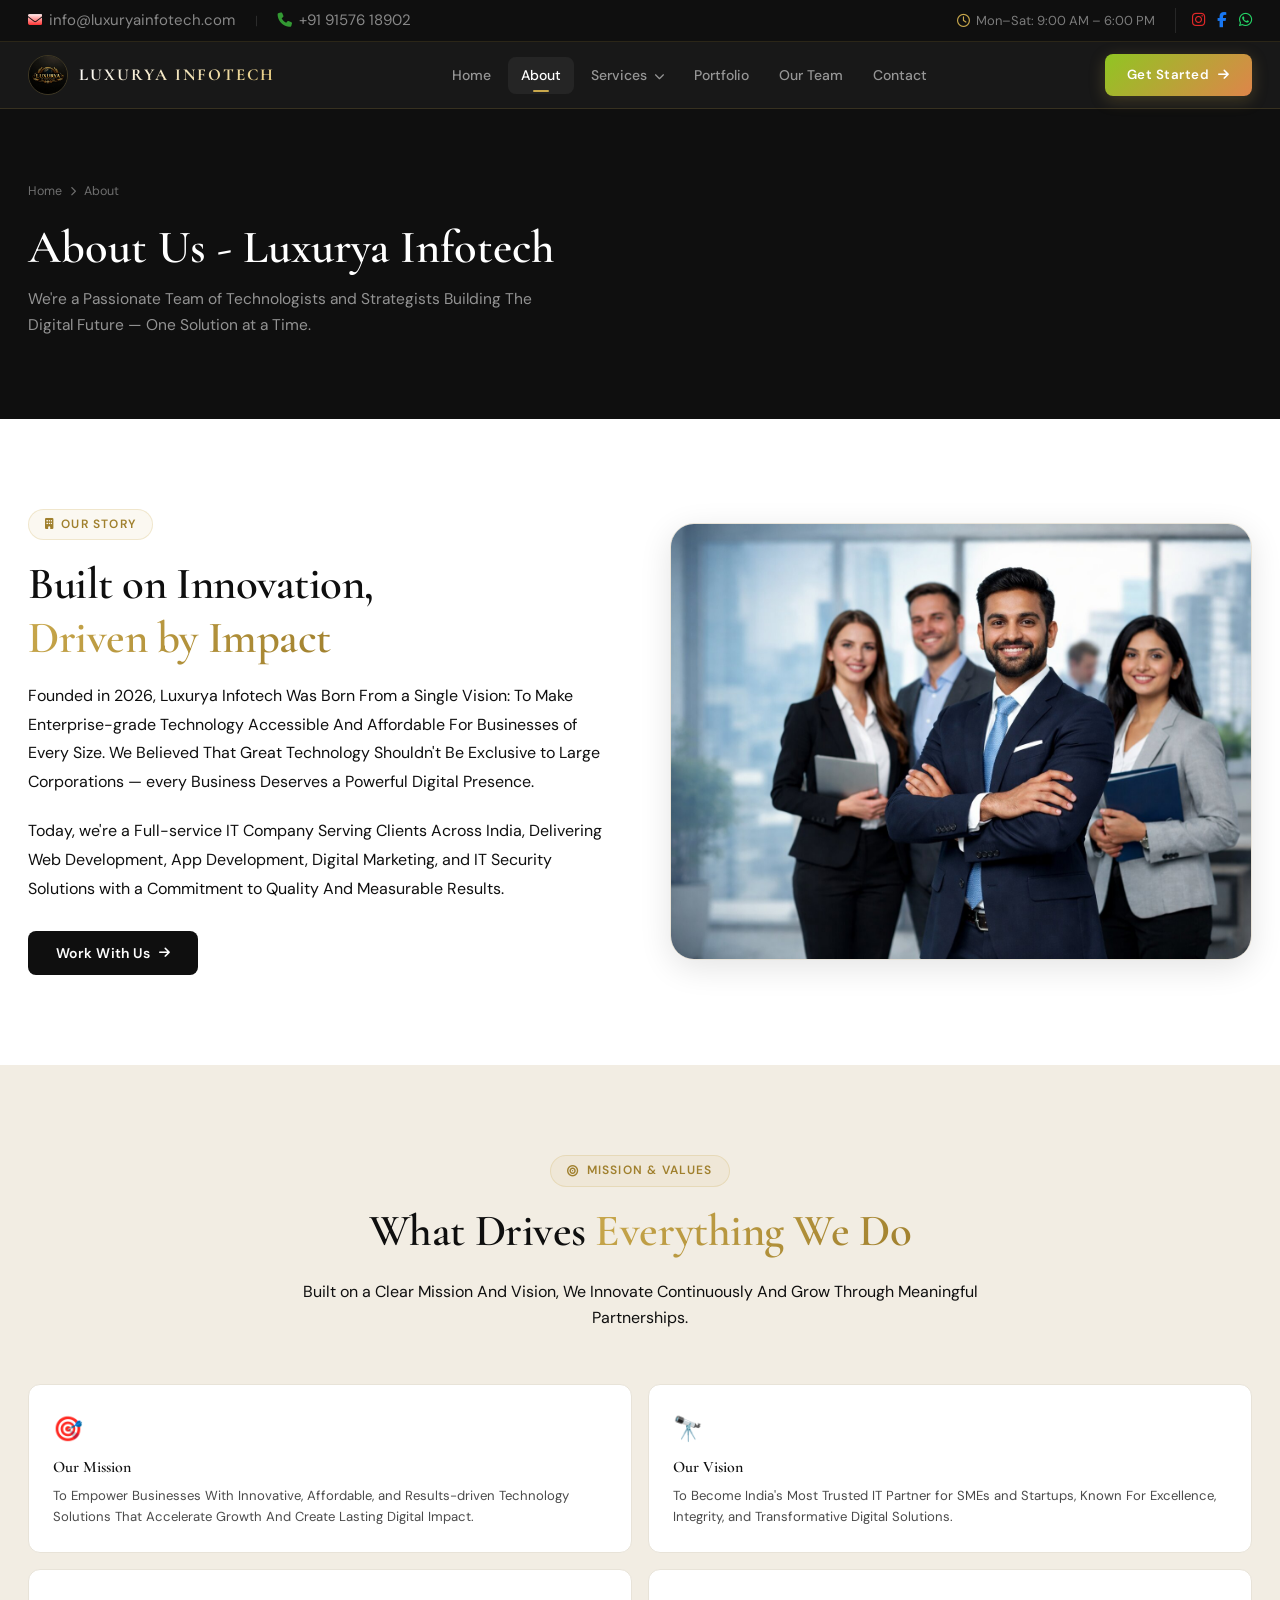
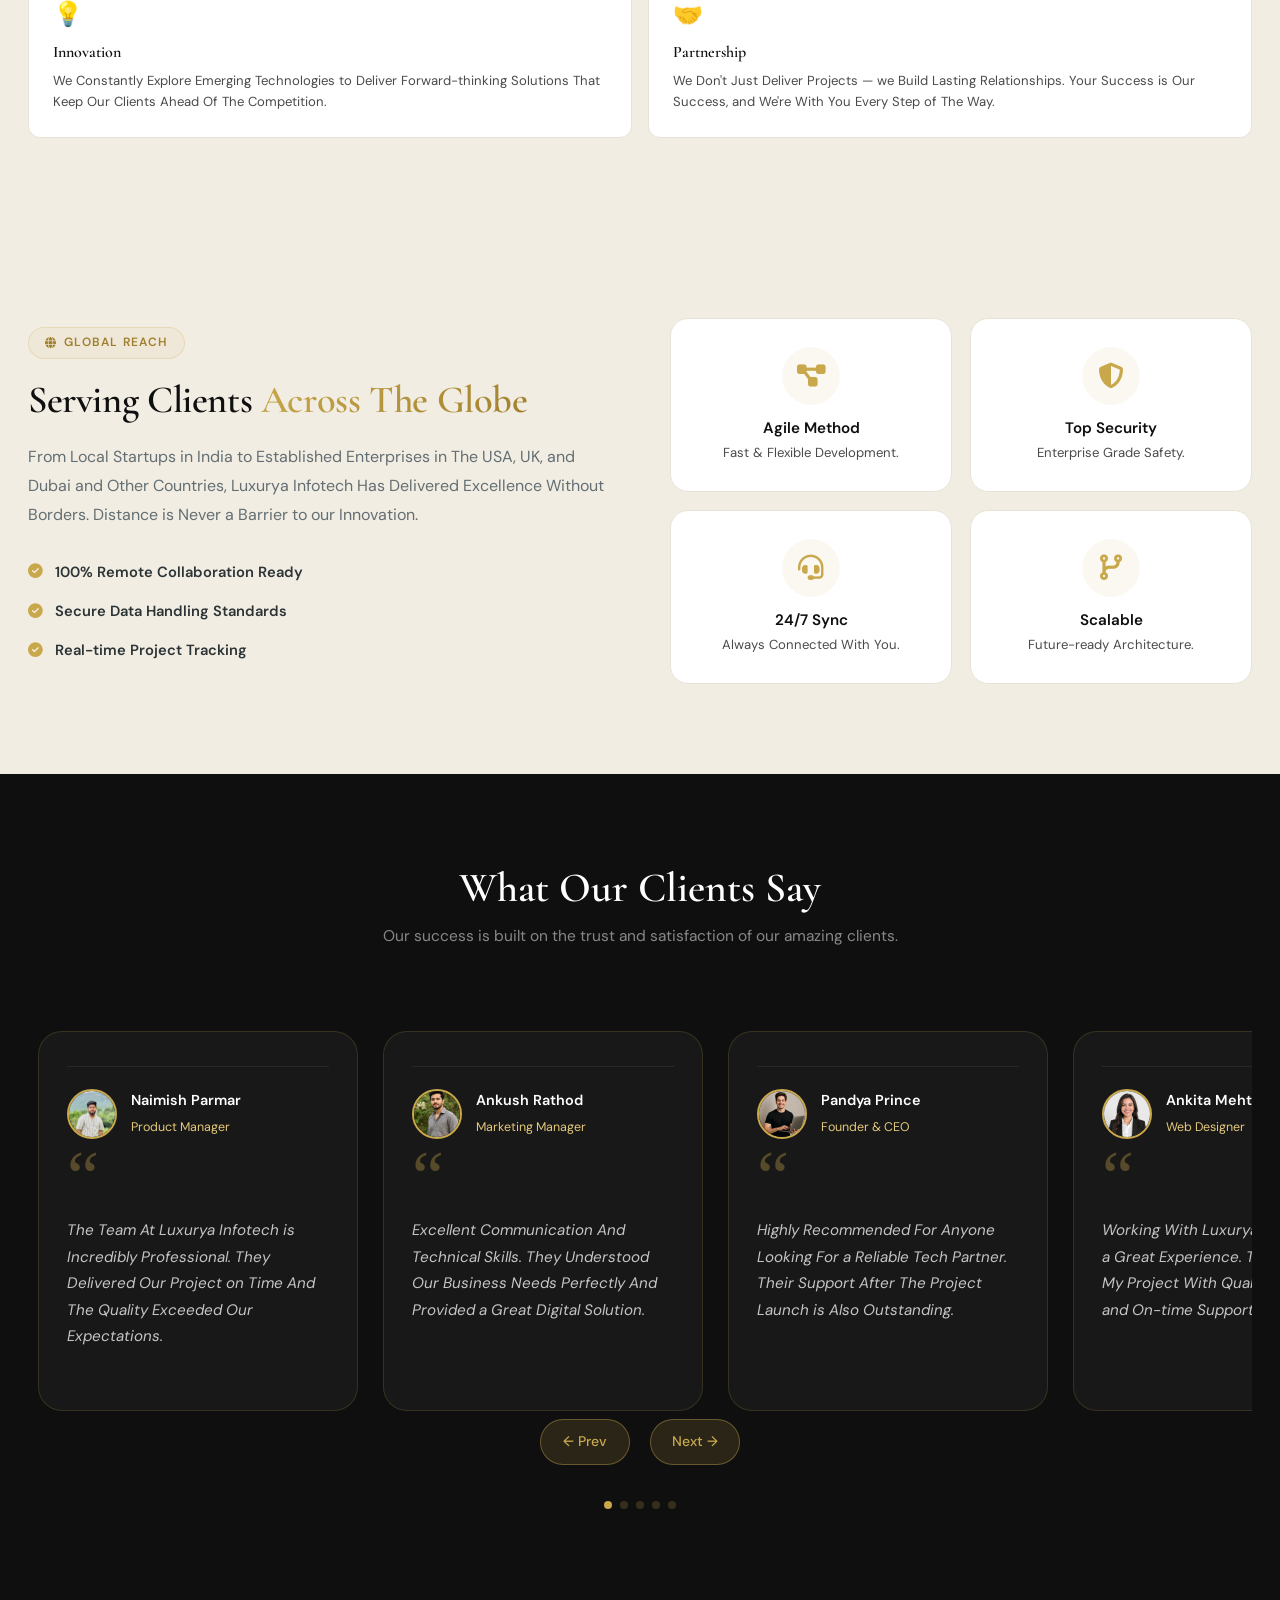
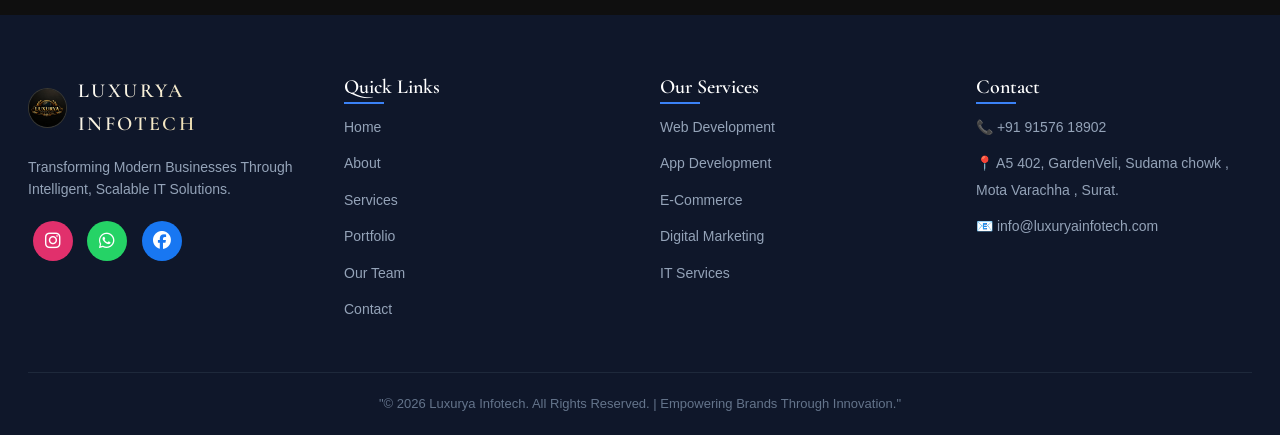
<file: about.html>
<!DOCTYPE html>
<html lang="en">

<head>
    <meta charset="UTF-8">
    <meta name="viewport" content="width=device-width, initial-scale=1.0">

    <title>About | Luxurya Infotech</title>

    <meta name="description"
        content="Luxurya Infotech is a leading web development company in Surat offering MERN stack development, mobile apps, UI/UX design, and digital marketing services across India.">
    <meta name="keywords"
        content="Luxurya Infotech, web development company Surat, MERN stack developer India, app development company, digital marketing services India">
    <meta name="robots" content="index, follow">
    <meta name="author" content="Luxurya Infotech">
    <link rel="canonical" href="https://luxuryainfotech.com/">

    <!-- Favicon (use your own domain) -->
    <link rel="icon" type="image/png" href="https://luxuryainfotech.com/images/logo-img-1.jpg">

    <!-- Theme -->
    <meta name="theme-color" content="#0f172a">

    <!-- Open Graph -->
    <meta property="og:site_name" content="Luxurya Infotech">
    <meta property="og:type" content="website">
    <meta property="og:url" content="https://luxuryainfotech.com/">
    <meta property="og:image" content="https://luxuryainfotech.com/images/logo-img-1.jpg">
    <meta property="og:image" content="https://luxuryainfotech.com/images/og-banner.jpg">
    <meta property="og:title" content="Best Web Development Company in Surat | Luxurya Infotech">
    <meta property="og:description"
        content="Professional web development, app development & digital marketing services to grow your business.">
    <meta property="og:image" content="https://luxuryainfotech.com/images/logo-img-1.jpg">

    <!-- Twitter -->
    <meta name="twitter:card" content="summary_large_image">
    <meta name="twitter:title" content="Luxurya Infotech - IT Solutions Company">
    <meta name="twitter:description" content="Grow your business with modern web & app solutions.">
    <meta name="twitter:image" content="https://luxuryainfotech.com/images/logo-img-1.jpg">

    <!-- Local SEO -->
    <meta name="geo.region" content="IN-GJ">
    <meta name="geo.placename" content="Surat">
    <meta name="geo.position" content="21.1702;72.8311">
    <meta name="ICBM" content="21.1702, 72.8311">

    <!-- Fonts & CSS -->
    <link rel="preconnect" href="https://fonts.googleapis.com">
    <link rel="preconnect" href="https://fonts.gstatic.com" crossorigin>
    <link href="https://fonts.googleapis.com/css2?family=Plus+Jakarta+Sans:wght@300;400;500;600;700&display=swap"
        rel="stylesheet">
    <link rel="stylesheet" href="https://cdn.jsdelivr.net/npm/swiper@11/swiper-bundle.min.css">
    <link rel="stylesheet" href="https://cdnjs.cloudflare.com/ajax/libs/font-awesome/6.5.0/css/all.min.css">
    <script src="https://cdn.jsdelivr.net/npm/swiper@11/swiper-bundle.min.js"></script>
    <link rel="stylesheet" href="style.css">
</head>

<body>

    <!-- TOP BAR -->
    <div class="top-bar">
        <div class="container">
            <div class="top-bar-inner">
                <div class="top-info">
                    <a href="mailto:info@luxuryainfotech.com"><i style="background: linear-gradient( white, red);-webkit-background-clip: text; background-clip: text;
    -webkit-text-fill-color: transparent;" class="fas fa-envelope"></i>
                        info@luxuryainfotech.com</a>
                    <span class="separator">|</span>
                    <a href="tel:+919157618902"><i class="fas fa-phone-alt"
                            style="transform: scaleX(-1); color: #339933;"></i> +91 91576 18902</a>
                </div>
                <div class="top-right">
                    <span class="work-hours"><i class="far fa-clock"></i> Mon–Sat: 9:00 AM – 6:00 PM</span>
                    <div class="top-socials">
                        <a href="https://www.instagram.com/luxurya_infotech/"><i style="color: rgb(225, 40, 40);"
                                class="fab fa-instagram"></i></a>
                        <a href="https://www.facebook.com/profile.php?id=61570994831835"><i style="color: #1877F2;"
                                class="fab fa-facebook-f"></i></a>
                        <a href="https://wa.me/919157618902"><i style="color: #25D366;" class="fab fa-whatsapp"></i></a>
                    </div>
                </div>
            </div>
        </div>
    </div>

    <!-- NAVBAR -->
    <nav id="navbar">
        <div class="container">
            <div class="nav-inner">
                <a class="nav-logo" href="index.html">
                    <div class="logo-mark"><img style="width:40px;height:40px;" src="images/logo-img-1.jpg"
                            alt="Luxurya Infotech"></div>
                    <span>LUXURYA INFOTECH</span>
                </a>
                <div class="nav-links">
                    <a class="nav-link" href="index.html" data-page="home">Home</a>
                    <a class="nav-link" href="about.html" data-page="about">About</a>
                    <div class="nav-dropdown">  
                        <a class="nav-link" href="services.html" data-page="services">Services <i
                                class="fas fa-chevron-down" style="font-size:.65rem;margin-left:3px"></i></a>
                        <div class="nav-dropdown-menu">
                            <div class="dropdown-item" onclick="location.href='services.html#web'"><i
                                    class="fas fa-globe"></i> Web Development</div>
                            <div class="dropdown-item" onclick="location.href='services.html#app'"><i
                                    class="fas fa-mobile-alt"></i> App Development</div>
                            <div class="dropdown-item" onclick="location.href='services.html#ecommerce'"><i
                                    class="fas fa-shopping-cart"></i> E-Commerce Systems</div>
                            <div class="dropdown-item" onclick="location.href='services.html#digital'"><i
                                    class="fas fa-chart-line"></i> Digital Marketing & SEO</div>
                            <div class="dropdown-item" onclick="location.href='services.html#it'"><i
                                    class="fas fa-shield-alt"></i> IT Support & Security</div>
                        </div>
                    </div>
                    <a class="nav-link" href="portfolio.html" data-page="portfolio">Portfolio</a>
                    <a class="nav-link" href="team.html" data-page="team">Our Team</a>
                    <a class="nav-link" href="contact.html" data-page="contact">Contact</a>
                </div>
                <a class="btn btn-primary nav-cta" href="contact.html">Get Started <i
                        class="fas fa-arrow-right"></i></a>
                <button class="hamburger" aria-label="Menu"><span></span><span></span><span></span></button>
            </div>
        </div>
    </nav>
    <div class="mobile-menu" id="mobileMenu">
        <a class="mobile-nav-link" href="index.html"><i class="fas fa-home" style="color:#61DAFB"></i> Home</a>
        <a class="mobile-nav-link" href="about.html"><i class="fas fa-user" style="color:#61DAFB"></i> About</a>
        <a class="mobile-nav-link" href="services.html"><i class="fas fa-cogs" style="color:#61DAFB"></i> Services</a>
        <a class="mobile-nav-link" href="portfolio.html"><i class="fas fa-briefcase" style="color:#61DAFB"></i>
            Portfolio</a>
        <a class="mobile-nav-link" href="team.html"><i class="fas fa-users" style="color:#61DAFB"></i> Our Team</a>
        <a class="mobile-nav-link" href="contact.html"><i class="fas fa-envelope" style="color:#61DAFB"></i> Contact</a>
    </div>

    <section class="page-hero">
        <div class="page-hero-bg"></div>
        <div class="container">
            <div class="breadcrumb"><span onclick="showPage('home')"><a href="index.html">Home</a></span><i
                    class="fas fa-chevron-right"></i><span>About</span></div>
            <h1>About Us - Luxurya Infotech</h1>
            <p>We're a Passionate Team of Technologists and Strategists Building The Digital Future — One Solution
                at a Time.</p>
        </div>
    </section>

    <section class="section">
        <div class="container">
            <div class="about-intro">
                <div class="fade-in">
                    <div class="eyebrow"><i class="fas fa-building"></i> Our Story</div>
                    <h2 class="section-title">Built on Innovation,<br><span class="hl">Driven by Impact</span></h2>
                    <p style="color:var(--text2);line-height:1.8;margin-bottom:20px">Founded in 2026, Luxurya
                        Infotech Was Born From a Single Vision: To Make Enterprise-grade Technology Accessible And
                        Affordable For Businesses of Every Size. We Believed That Great Technology Shouldn't Be
                        Exclusive to Large Corporations — every Business Deserves a Powerful Digital Presence.</p>
                    <p style="color:var(--text2);line-height:1.8">Today, we're a Full-service IT Company Serving
                        Clients Across India, Delivering Web Development, App Development, Digital Marketing, and IT
                        Security Solutions with a Commitment to Quality And Measurable Results.</p>
                    <a href="contact.html"><button class="btn btn-primary" style="margin-top:28px"
                            onclick="showPage('contact')">Work With
                            Us <i class="fas fa-arrow-right"></i></button></a>
                </div>
                <div class="fade-in">
                    <div class="about-intro-img">
                        <div class="placeholder-art"><img src="images/about-us.jpg" alt="text"></div>
                    </div>

                </div>
            </div>
        </div>
    </section>

    <!-- Mission & Values -->
    <section class="section section-alt">
        <div class="container">
            <div class="section-header centered fade-in">
                <div class="eyebrow"><i class="fas fa-bullseye"></i>Mission & Values</div>
                <h2 class="section-title">What Drives <span class="hl">Everything We Do</span></h2>
                <p style="max-width:700px; margin: 20px auto;">Built on a Clear Mission And Vision,
                        We Innovate Continuously And Grow Through Meaningful Partnerships.</p>
                </div>
                <div class=" about-values fade-in">
                <div class="mv-card">
                    <div class="mv-icon">🎯</div>
                    <h3>Our Mission</h3>
                    <p>To Empower Businesses With Innovative, Affordable, and Results-driven Technology Solutions
                        That Accelerate Growth And Create Lasting Digital Impact.</p>
                </div>
                <div class="mv-card">
                    <div class="mv-icon">🔭</div>
                    <h3>Our Vision</h3>
                    <p>To Become India's Most Trusted IT Partner for SMEs and Startups, Known For Excellence,
                        Integrity, and Transformative Digital Solutions.</p>
                </div>
                <div class="mv-card">
                    <div class="mv-icon">💡</div>
                    <h3>Innovation</h3>
                    <p>We Constantly Explore Emerging Technologies to Deliver Forward-thinking Solutions That Keep
                        Our Clients Ahead Of The Competition.</p>
                </div>
                <div class="mv-card">
                    <div class="mv-icon">🤝</div>
                    <h3>Partnership</h3>
                    <p>We Don't Just Deliver Projects — we Build Lasting Relationships. Your Success is Our Success,
                        and We're With You Every Step of The Way.</p>
                </div>
            </div>
        </div>
    </section>

    <section class="section section-alt section-global" style="padding: 90px 0;">
        <div class="container">
            <div class="global-flex">
                <div class="global-content fade-in">
                    <div class="eyebrow"><i class="fas fa-globe"></i> Global Reach</div>
                    <h2 class="section-title">Serving Clients <span class="hl">Across The Globe</span></h2>
                    <p style="color:#636e72; line-height:1.8; margin-top: 20px;">
                        From Local Startups in India to Established Enterprises in The USA, UK, and Dubai and Other
                        Countries, Luxurya Infotech Has Delivered Excellence Without Borders. Distance is Never a
                        Barrier to our Innovation.
                    </p>

                    <ul class="success-list" style="list-style: none; padding: 0; margin-top: 30px;">
                        <li
                            style="margin-bottom: 15px; display: flex; align-items: center; gap: 12px; color: #2d3436; font-weight: 600;">
                            <i class="fas fa-check-circle"></i> 100% Remote Collaboration
                            Ready
                        </li>
                        <li
                            style="margin-bottom: 15px; display: flex; align-items: center; gap: 12px; color: #2d3436; font-weight: 600;">
                            <i class="fas fa-check-circle"></i> Secure Data Handling
                            Standards
                        </li>
                        <li style="display: flex; align-items: center; gap: 12px; color: #2d3436; font-weight: 600;">
                            <i class="fas fa-check-circle"></i> Real-time Project Tracking
                        </li>
                    </ul>
                </div>

                <div class="global-cards fade-in">

                    <div class="mini-stat-card">
                        <i class="fas fa-project-diagram"></i>
                        <h4>Agile Method</h4>
                        <p>Fast & Flexible Development.</p>
                    </div>

                    <div class="mini-stat-card">
                        <i class="fas fa-shield-alt"></i>
                        <h4>Top Security</h4>
                        <p>Enterprise Grade Safety.</p>
                    </div>

                    <div class="mini-stat-card">
                        <i class="fas fa-headset"></i>
                        <h4>24/7 Sync</h4>
                        <p>Always Connected With You.</p>
                    </div>

                    <div class="mini-stat-card">
                        <i class="fas fa-code-branch"></i>
                        <h4>Scalable</h4>
                        <p>Future-ready Architecture.</p>
                    </div>

                </div>
            </div>
        </div>
    </section>

    <!-- CLIENT SECTION -->
    <section class="testimonial-section">
        <div class="container">
            <div class="section-header">
                <h2>What Our Clients Say</h2>
                <p>Our success is built on the trust and satisfaction of our amazing clients.</p>
            </div>

            <div class="swiper testimonial-swiper">
                <div class="swiper-wrapper">

                    <div class="swiper-slide">
                        <div class="testimonial-card">
                            <div class="client-info">
                                <img src="images/naimish-img-1.jpg" alt="Naimish Parmar" class="client-img">
                                <div class="client-details">
                                    <span class="client-name">Naimish Parmar</span>
                                    <span class="client-role">Product Manager</span>
                                </div>
                            </div>
                            <div class="quote-icon">“</div>
                            <p class="review-text">The Team At Luxurya Infotech is Incredibly Professional. They
                                Delivered Our Project on Time And The Quality Exceeded Our Expectations.</p>
                        </div>
                    </div>

                    <div class="swiper-slide">
                        <div class="testimonial-card">
                            <div class="client-info">
                                <img src="images/ankush-img-1.jpg" alt="Ankush Rathod" class="client-img">
                                <div class="client-details">
                                    <span class="client-name">Ankush Rathod</span>
                                    <span class="client-role">Marketing Manager</span>
                                </div>
                            </div>
                            <div class="quote-icon">“</div>
                            <p class="review-text">Excellent Communication And Technical Skills. They Understood Our
                                Business Needs Perfectly And Provided a Great Digital Solution.</p>
                        </div>
                    </div>

                    <div class="swiper-slide">
                        <div class="testimonial-card">
                            <div class="client-info">
                                <img src="images/prince-img-1.jpg" alt="Prince Pandya" class="client-img">
                                <div class="client-details">
                                    <span class="client-name">Pandya Prince</span>
                                    <span class="client-role">Founder & CEO</span>
                                </div>
                            </div>
                            <div class="quote-icon">“</div>
                            <p class="review-text">Highly Recommended For Anyone Looking For a Reliable Tech
                                Partner. Their Support After The Project Launch is Also Outstanding.</p>
                        </div>
                    </div>

                    <div class="swiper-slide">
                        <div class="testimonial-card">
                            <div class="client-info">
                                <img src="images/ankita-img-1.jpg" alt="Ankita Mehta" class="client-img">
                                <div class="client-details">
                                    <span class="client-name">Ankita Mehta</span>
                                    <span class="client-role">Web Designer</span>
                                </div>
                            </div>
                            <div class="quote-icon">“</div>
                            <p class="review-text">Working With Luxurya Infotech Was a Great Experience. They
                                Delivered My Project With Quality, Creativity, and On-time Support.</p>
                        </div>
                    </div>
                    <div class="swiper-slide">
                        <div class="testimonial-card">
                            <div class="client-info">
                                <img src="images/drashti-img-1.jpg" alt="drashti trivedi" class="client-img">
                                <div class="client-details">
                                    <span class="client-name">Drashti Trivedi</span>
                                    <span class="client-role">jewelry Designer</span>
                                </div>
                            </div>
                            <div class="quote-icon">“</div>
                            <p class="review-text">Great Experience With Luxurya Infotech! They Delivered a Modern,
                                High-quality Website and Provided Excellent Support. Highly Recommended.</p>
                        </div>
                    </div>
                </div>

                <div class="swiper-nav-wrapper">
                    <div class="swiper-button-prev">← Prev</div>
                    <div class="swiper-button-next">Next →</div>
                </div>
                <div class="swiper-pagination"></div>
            </div>
        </div>
    </section>

    <footer>
        <div class="container">
            <div class="footer-grid">
                <div class="footer-brand">
                    <a href="index.html">
                        <div class="nav-logo" onclick="showPage('home')">
                            <div class="logo-mark"><img style="width:40px;height:40px;" src="images/logo-img-1.jpg"
                                    alt="text">
                            </div>
                            <span>LUXURYA INFOTECH</span>
                        </div>
                    </a>
                    <p>Transforming Modern Businesses Through Intelligent, Scalable IT Solutions.</p>
                    <div class="footer-social">
                        <a href="https://www.instagram.com/luxurya_infotech"
                            style="display:inline-block;width:40px;height:40px;line-height:40px;text-align:center;border-radius:50%;background:#E1306C;color:white;margin:5px;font-size:18px;">
                            <i class="fab fa-instagram"></i>
                        </a>

                        <a href="https://wa.me/919157618902"
                            style="display:inline-block;width:40px;height:40px;line-height:40px;text-align:center;border-radius:50%;background:#25D366;color:white;margin:5px;font-size:18px;">
                            <i class="fab fa-whatsapp"></i>
                        </a>

                        <a href="https://www.facebook.com/profile.php?id=61570994831835"
                            style="display:inline-block;width:40px;height:40px;line-height:40px;text-align:center;border-radius:50%;background:#1877F2;color:white;margin:5px;font-size:18px;">
                            <i class="fab fa-facebook"></i>
                        </a>
                    </div>

                </div>
                <div class="footer-col">
                    <h4>Quick Links</h4>
                    <ul>
                        <li><span onclick="showPage('home')"><a href="index.html">Home</a></span></li>
                        <li><span onclick="showPage('about')"><a href="about.html">About</a></span></li>
                        <li><span onclick="showPage('services')"><a href="services.html">Services</a></span></li>
                        <li><span onclick="showPage('portfolio')"><a href="portfolio.html">Portfolio</a></span></li>
                        <li><span onclick="showPage('team')"><a href="team.html">Our Team</a></span></li>
                        <li><span onclick="showPage('contact')"><a href="contact.html">Contact</a></span></li>
                    </ul>
                </div>
                <div class="footer-col">
                    <h4>Our Services</h4>
                    <ul>
                        <li><span onclick="showServiceDetail('web')"><a href="services.html#web">Web
                                    Development</a></span></li>
                        <li><span onclick="showServiceDetail('app')"><a href="services.html#app">App
                                    Development</a></span></li>
                        <li><span onclick="showServiceDetail('ecommerce')"><a
                                    href="services.html#ecommerce">E-Commerce</a></span></li>
                        <li><span onclick="showServiceDetail('digital')"><a href="services.html#digital">Digital
                                    Marketing</a></span></li>
                        <li><span onclick="showServiceDetail('it')"><a href="services.html#it">IT Services</a></span>
                        </li>
                    </ul>
                </div>
                <div class="footer-col">
                    <h4>Contact</h4>
                    <ul>
                        <li><span><a href="tel:+919157618902">📞 +91 91576 18902</a></span></li>
                        <li><span>📍 A5 402, GardenVeli, Sudama chowk , Mota Varachha , Surat.</span></li>
                        <li><span><a href="mailto:info@luxuryainfotech.com">📧 info@luxuryainfotech.com</a></span>
                        </li>
                    </ul>
                </div>
            </div>
            <div class="footer-bottom">"© 2026 Luxurya Infotech. All Rights Reserved. | Empowering Brands Through
                Innovation."</div>
        </div>
    </footer>

    <script src="https://cdn.jsdelivr.net/npm/swiper@11/swiper-bundle.min.js"></script>
    <script src="script.js"></script>

</body>

</html>
</file>
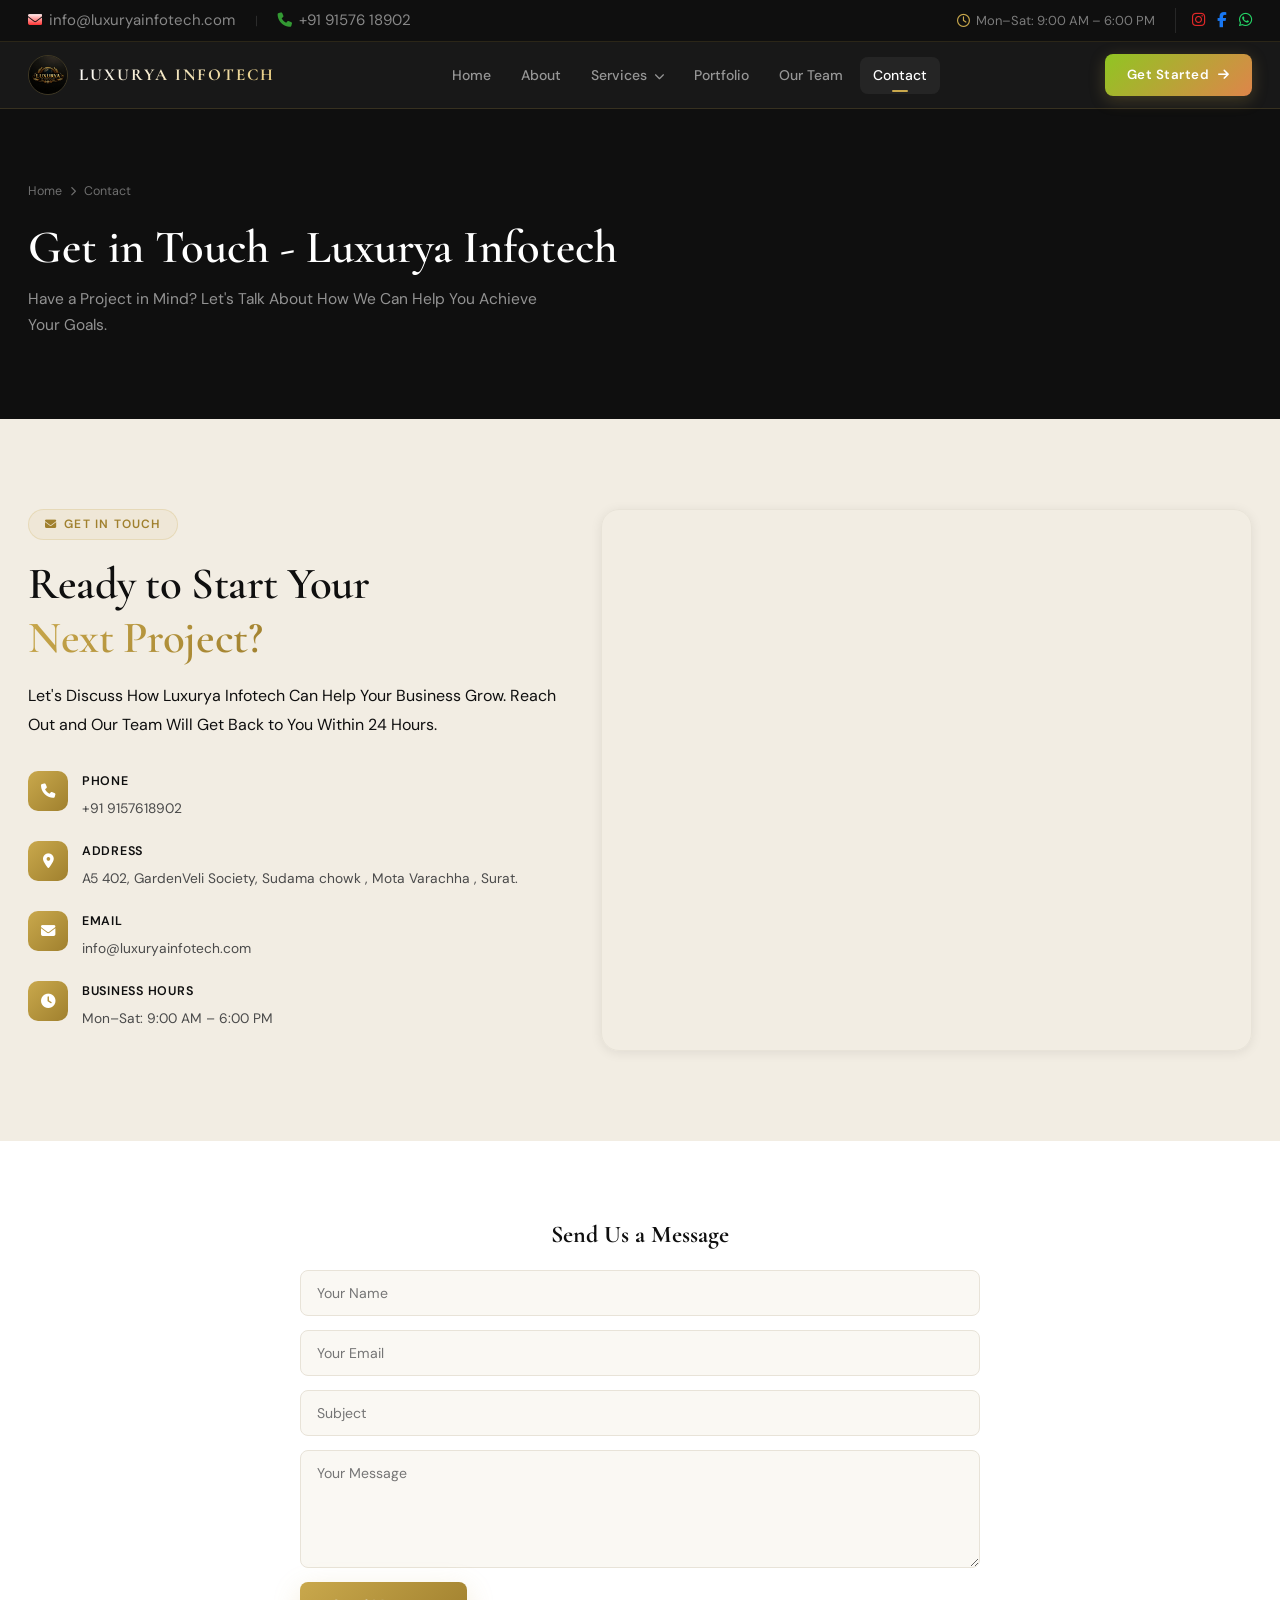
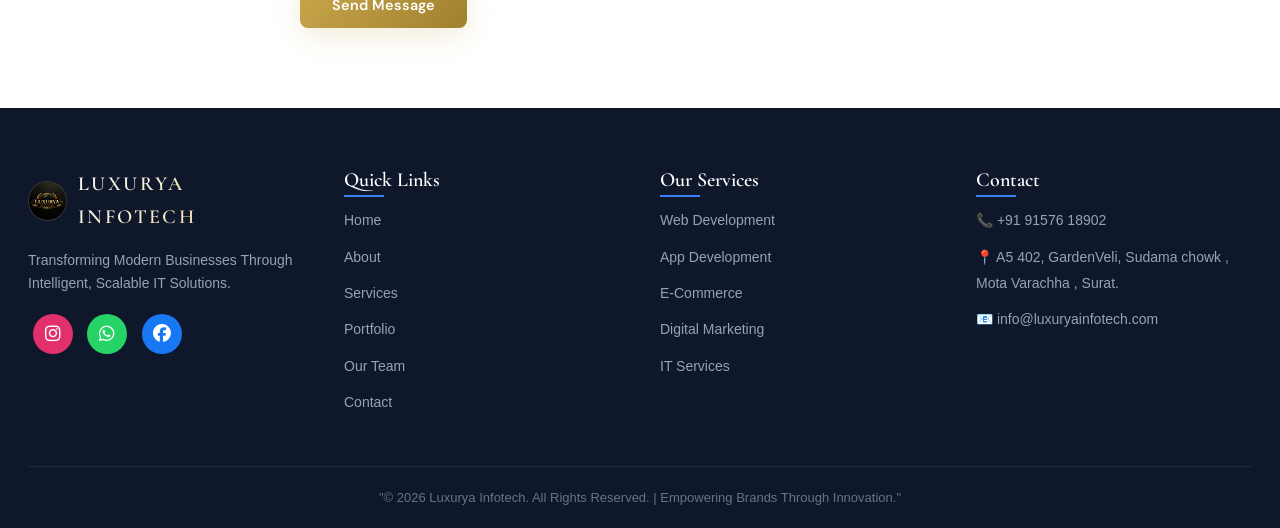
<file: contact.html>
<!DOCTYPE html>
<html lang="en">

<head>
    <meta charset="UTF-8">
    <meta name="viewport" content="width=device-width, initial-scale=1.0">

    <title>Contact | Luxurya Infotech</title>

    <meta name="description"
        content="Luxurya Infotech is a leading web development company in Surat offering MERN stack development, mobile apps, UI/UX design, and digital marketing services across India.">
    <meta name="keywords"
        content="Luxurya Infotech, web development company Surat, MERN stack developer India, app development company, digital marketing services India">
    <meta name="robots" content="index, follow">
    <meta name="author" content="Luxurya Infotech">
    <link rel="canonical" href="https://luxuryainfotech.com/">

    <!-- Favicon (use your own domain) -->
    <link rel="icon" type="image/png" href="https://luxuryainfotech.com/images/logo-img-1.jpg">

    <!-- Theme -->
    <meta name="theme-color" content="#0f172a">

    <!-- Open Graph -->
    <meta property="og:site_name" content="Luxurya Infotech">
    <meta property="og:type" content="website">
    <meta property="og:url" content="https://luxuryainfotech.com/">
    <meta property="og:image" content="https://luxuryainfotech.com/images/logo-img-1.jpg">
    <meta property="og:image" content="https://luxuryainfotech.com/images/og-banner.jpg">
    <meta property="og:title" content="Best Web Development Company in Surat | Luxurya Infotech">
    <meta property="og:description"
        content="Professional web development, app development & digital marketing services to grow your business.">
    <meta property="og:image" content="https://luxuryainfotech.com/images/logo-img-1.jpg">

    <!-- Twitter -->
    <meta name="twitter:card" content="summary_large_image">
    <meta name="twitter:title" content="Luxurya Infotech - IT Solutions Company">
    <meta name="twitter:description" content="Grow your business with modern web & app solutions.">
    <meta name="twitter:image" content="https://luxuryainfotech.com/images/logo-img-1.jpg">

    <!-- Local SEO -->
    <meta name="geo.region" content="IN-GJ">
    <meta name="geo.placename" content="Surat">
    <meta name="geo.position" content="21.1702;72.8311">
    <meta name="ICBM" content="21.1702, 72.8311">

    <!-- Fonts & CSS -->
    <link rel="preconnect" href="https://fonts.googleapis.com">
    <link rel="preconnect" href="https://fonts.gstatic.com" crossorigin>
    <link href="https://fonts.googleapis.com/css2?family=Plus+Jakarta+Sans:wght@300;400;500;600;700&display=swap"
        rel="stylesheet">
    <link rel="stylesheet" href="https://cdn.jsdelivr.net/npm/swiper@11/swiper-bundle.min.css">
    <link rel="stylesheet" href="https://cdnjs.cloudflare.com/ajax/libs/font-awesome/6.5.0/css/all.min.css">
    <script src="https://cdn.jsdelivr.net/npm/swiper@11/swiper-bundle.min.js"></script>
    <link rel="stylesheet" href="style.css">
</head>

<body>

    <!-- TOP BAR -->
    <div class="top-bar">
        <div class="container">
            <div class="top-bar-inner">
                <div class="top-info">
                    <a href="mailto:info@luxuryainfotech.com"><i style="background: linear-gradient( white, red);-webkit-background-clip: text; background-clip: text;
    -webkit-text-fill-color: transparent;" class="fas fa-envelope"></i>
                        info@luxuryainfotech.com</a>
                    <span class="separator">|</span>
                    <a href="tel:+919157618902"><i class="fas fa-phone-alt"
                            style="transform: scaleX(-1); color: #339933;"></i> +91 91576 18902</a>
                </div>
                <div class="top-right">
                    <span class="work-hours"><i class="far fa-clock"></i> Mon–Sat: 9:00 AM – 6:00 PM</span>
                    <div class="top-socials">
                        <a href="https://www.instagram.com/luxurya_infotech/"><i style="color: rgb(225, 40, 40);"
                                class="fab fa-instagram"></i></a>
                        <a href="https://www.facebook.com/luxuryainfotech"><i style="color: #1877F2;"
                                class="fab fa-facebook-f"></i></a>
                        <a href="https://wa.me/919157618902"><i style="color: #25D366;" class="fab fa-whatsapp"></i></a>
                    </div>
                </div>
            </div>
        </div>
    </div>

    <!-- NAVBAR -->
    <nav id="navbar">
        <div class="container">
            <div class="nav-inner">
                <a class="nav-logo" href="index.html">
                    <div class="logo-mark"><img style="width:40px;height:40px;" src="images/logo-img-1.jpg"
                            alt="Luxurya Infotech"></div>
                    <span>LUXURYA INFOTECH</span>
                </a>
                <div class="nav-links">
                    <a class="nav-link" href="index.html" data-page="home">Home</a>
                    <a class="nav-link" href="about.html" data-page="about">About</a>
                    <div class="nav-dropdown">
                        <a class="nav-link" href="services.html" data-page="services">Services <i
                                class="fas fa-chevron-down" style="font-size:.65rem;margin-left:3px"></i></a>
                        <div class="nav-dropdown-menu">
                            <div class="dropdown-item" onclick="location.href='services.html#web'"><i
                                    class="fas fa-globe"></i> Web Development</div>
                            <div class="dropdown-item" onclick="location.href='services.html#app'"><i
                                    class="fas fa-mobile-alt"></i> App Development</div>
                            <div class="dropdown-item" onclick="location.href='services.html#ecommerce'"><i
                                    class="fas fa-shopping-cart"></i> E-Commerce Systems</div>
                            <div class="dropdown-item" onclick="location.href='services.html#digital'"><i
                                    class="fas fa-chart-line"></i> Digital Marketing & SEO</div>
                            <div class="dropdown-item" onclick="location.href='services.html#it'"><i
                                    class="fas fa-shield-alt"></i> IT Support & Security</div>
                        </div>
                    </div>
                    <a class="nav-link" href="portfolio.html" data-page="portfolio">Portfolio</a>
                    <a class="nav-link" href="team.html" data-page="team">Our Team</a>
                    <a class="nav-link active" href="contact.html" data-page="contact">Contact</a>
                </div>
                <a class="btn btn-primary nav-cta" href="contact.html">Get Started <i
                        class="fas fa-arrow-right"></i></a>
                <button class="hamburger" aria-label="Menu"><span></span><span></span><span></span></button>
            </div>
        </div>
    </nav>
    <div class="mobile-menu" id="mobileMenu">
        <a class="mobile-nav-link" href="index.html"><i class="fas fa-home" style="color:#61DAFB"></i> Home</a>
        <a class="mobile-nav-link" href="about.html"><i class="fas fa-user" style="color:#61DAFB"></i> About</a>
        <a class="mobile-nav-link" href="services.html"><i class="fas fa-cogs" style="color:#61DAFB"></i> Services</a>
        <a class="mobile-nav-link" href="portfolio.html"><i class="fas fa-briefcase" style="color:#61DAFB"></i>
            Portfolio</a>
        <a class="mobile-nav-link" href="team.html"><i class="fas fa-users" style="color:#61DAFB"></i> Our Team</a>
        <a class="mobile-nav-link" href="contact.html"><i class="fas fa-envelope" style="color:#61DAFB"></i> Contact</a>
    </div>


    <!-- ============================
     CONTACT PAGE
     ============================ -->
    <section class="page-hero">
        <div class="page-hero-bg"></div>
        <div class="container">
            <div class="breadcrumb"><span onclick="showPage('home')"><a href="index.html">Home</a></span><i
                    class="fas fa-chevron-right"></i><span>Contact</span></div>
            <h1>Get in Touch - Luxurya Infotech</h1>
            <p>Have a Project in Mind? Let's Talk About How We Can Help You Achieve Your Goals.</p>
        </div>
    </section>
    <section class="section contact-section section-alt">
        <div class="container">
            <div class="contact-grid">
                <!-- LEFT SIDE -->
                <div class="contact-left fade-in">

                    <div class="eyebrow">
                        <i class="fas fa-envelope"></i> Get in Touch
                    </div>
                    <h2 class="section-title">
                        Ready to Start Your<br>
                        <span class="hl">Next Project?</span>
                    </h2>
                    <p style="color:var(--text2);margin-bottom:32px;line-height:1.8">
                        Let's Discuss How Luxurya Infotech Can Help Your Business Grow.
                        Reach Out and Our Team Will Get Back to You Within 24 Hours.
                    </p>
                    <div class="contact-detail">
                        <div class="cd-icon"><i class="fas fa-phone"></i></div>
                        <div class="cd-text">
                            <strong>Phone</strong>
                            <span><a href="phone:+91 9157618902">+91 9157618902</a></span>
                        </div>
                    </div>
                    <div class="contact-detail">
                        <div class="cd-icon"><i class="fas fa-map-marker-alt"></i></div>
                        <div class="cd-text">
                            <strong>Address</strong>
                            <span>A5 402, GardenVeli Society, Sudama chowk , Mota Varachha , Surat.</span>
                        </div>
                    </div>
                    <div class="contact-detail">
                        <div class="cd-icon"><i class="fas fa-envelope"></i></div>
                        <div class="cd-text">
                            <strong>Email</strong>
                            <span><a href="mailto:info@luxuryainfotech.com">info@luxuryainfotech.com</a></span>
                        </div>
                    </div>
                    <div class="contact-detail">
                        <div class="cd-icon"><i class="fas fa-clock"></i></div>
                        <div class="cd-text">
                            <strong>Business Hours</strong>
                            <span>Mon–Sat: 9:00 AM – 6:00 PM</span>
                        </div>
                    </div>
                </div>
                <!-- RIGHT SIDE MAP -->
                <div class="contact-right">
                    <div class="map-box">
                        <iframe
                            src="https://www.google.com/maps/embed?pb=!1m18!1m12!1m3!1d59495.33447753133!2d72.84654073957505!3d21.253314791338074!2m3!1f0!2f0!3f0!3m2!1i1024!2i768!4f13.1!3m3!1m2!1s0x3be04f4706deb373%3A0x4539a28ddd99dcbf!2sGarden%20Valley!5e0!3m2!1sen!2sin!4v1776528553760!5m2!1sen!2sin"
                            width="600" height="450" style="border:0;" allowfullscreen="" loading="lazy"
                            referrerpolicy="no-referrer-when-downgrade"></iframe>
                    </div>
                </div>
            </div>
        </div>
    </section>

    <section class="contact-form-section">
        <div class="container">
            <h2>Send Us a Message</h2>
            <form action="mailto:info@luxuryainfotech.com" method="post" enctype="text/plain" class="contact-form">
                <input type="text" name="name" placeholder="Your Name" required>
                <input type="email" name="email" placeholder="Your Email" required>
                <input type="text" name="subject" placeholder="Subject">
                <textarea name="message" rows="5" placeholder="Your Message" required></textarea>
                <button type="submit">Send Message</button>
            </form>
        </div>
    </section>

    <footer>
        <div class="container">
            <div class="footer-grid">
                <div class="footer-brand">
                    <div class="nav-logo" onclick="showPage('home')">
                        <div class="logo-mark"><img type="file" style="width:40px;height:40px;border-radius:50%"
                                src="images/logo-img-1.jpg" alt="text"></div>
                        <span>Luxurya Infotech</span>
                    </div>
                    <p>Transforming Modern Businesses Through Intelligent, Scalable IT Solutions.</p>
                    <div class="footer-social"><a href="https://www.instagram.com/luxurya_infotech"
                            style="display:inline-block;width:40px;height:40px;line-height:40px;text-align:center;border-radius:50%;background:#E1306C;color:white;margin:5px;font-size:18px;">
                            <i class="fab fa-instagram"></i>
                        </a>

                        <a href="https://wa.me/919157618902"
                            style="display:inline-block;width:40px;height:40px;line-height:40px;text-align:center;border-radius:50%;background:#25D366;color:white;margin:5px;font-size:18px;">
                            <i class="fab fa-whatsapp"></i>
                        </a>

                        <a href="https://www.facebook.com/profile.php?id=61570994831835"
                            style="display:inline-block;width:40px;height:40px;line-height:40px;text-align:center;border-radius:50%;background:#1877F2;color:white;margin:5px;font-size:18px;">
                            <i class="fab fa-facebook"></i>
                        </a>
                    </div>
                </div>
                <div class="footer-col">
                    <h4>Quick Links</h4>
                    <ul>
                        <li><span onclick="showPage('home')"> <a href="index.html">Home</a></span></li>
                        <li><span onclick="showPage('about')"><a href="about.html">About</a></span></li>
                        <li><span onclick="showPage('services')"><a href="services.html">Services</a></span></li>
                        <li><span onclick="showPage('portfolio')"><a href="portfolio.html">Portfolio</a></span></li>
                        <li><span onclick="showPage('team')"><a href="team.html">Our Team</a></span></li>
                        <li><span onclick="showPage('contact')"><a href="contact.html">Contact</a></span></li>
                    </ul>
                </div>
                <div class="footer-col">
                    <h4>Our Services</h4>
                    <ul>
                        <li><span onclick="showServiceDetail('web')"><a href="services.html#web">Web
                                    Development</a></span></li>
                        <li><span onclick="showServiceDetail('app')"><a href="services.html#app">App
                                    Development</a></span></li>
                        <li><span onclick="showServiceDetail('ecommerce')"><a
                                    href="services.html#ecommerce">E-Commerce</a></span></li>
                        <li><span onclick="showServiceDetail('digital')"><a href="services.html#digital">Digital
                                    Marketing</a></span></li>
                        <li><span onclick="showServiceDetail('it')"><a href="services.html#it">IT
                                    Services</a></span></li>
                    </ul>
                </div>
                <div class="footer-col">
                    <h4>Contact</h4>
                    <ul>
                        <li><span><a href="tel:+919157618902">📞 +91 91576 18902</a></span></li>
                        <li><span>📍 A5 402, GardenVeli, Sudama chowk , Mota Varachha , Surat.</span></li>
                        <li><span><a href="mailto:info@luxuryainfotech.com">📧 info@luxuryainfotech.com</a></span>
                        </li>
                    </ul>
                </div>
            </div>
            <div class="footer-bottom">"© 2026 Luxurya Infotech. All Rights Reserved. | Empowering Brands Through
                Innovation."</div>
        </div>
    </footer>

    <script src="script.js"></script>
    <script>
        // Contact form submission feedback
        document.getElementById('contactForm').addEventListener('submit', function (e) {
            const msg = document.getElementById('formMsg');
            // Show success (real submission handled by Formspree)
            setTimeout(() => {
                msg.innerHTML = '✅ Message sent successfully! We\'ll get back to you within 24 hours.';
                msg.style.display = 'block';
                msg.style.color = '#15803d';
                msg.style.padding = '10px 16px';
                msg.style.background = 'rgba(22,163,74,.08)';
                msg.style.borderRadius = '8px';
                msg.style.border = '1px solid rgba(22,163,74,.2)';
            }, 300);
        });
    </script>
</body>

</html>
</file>
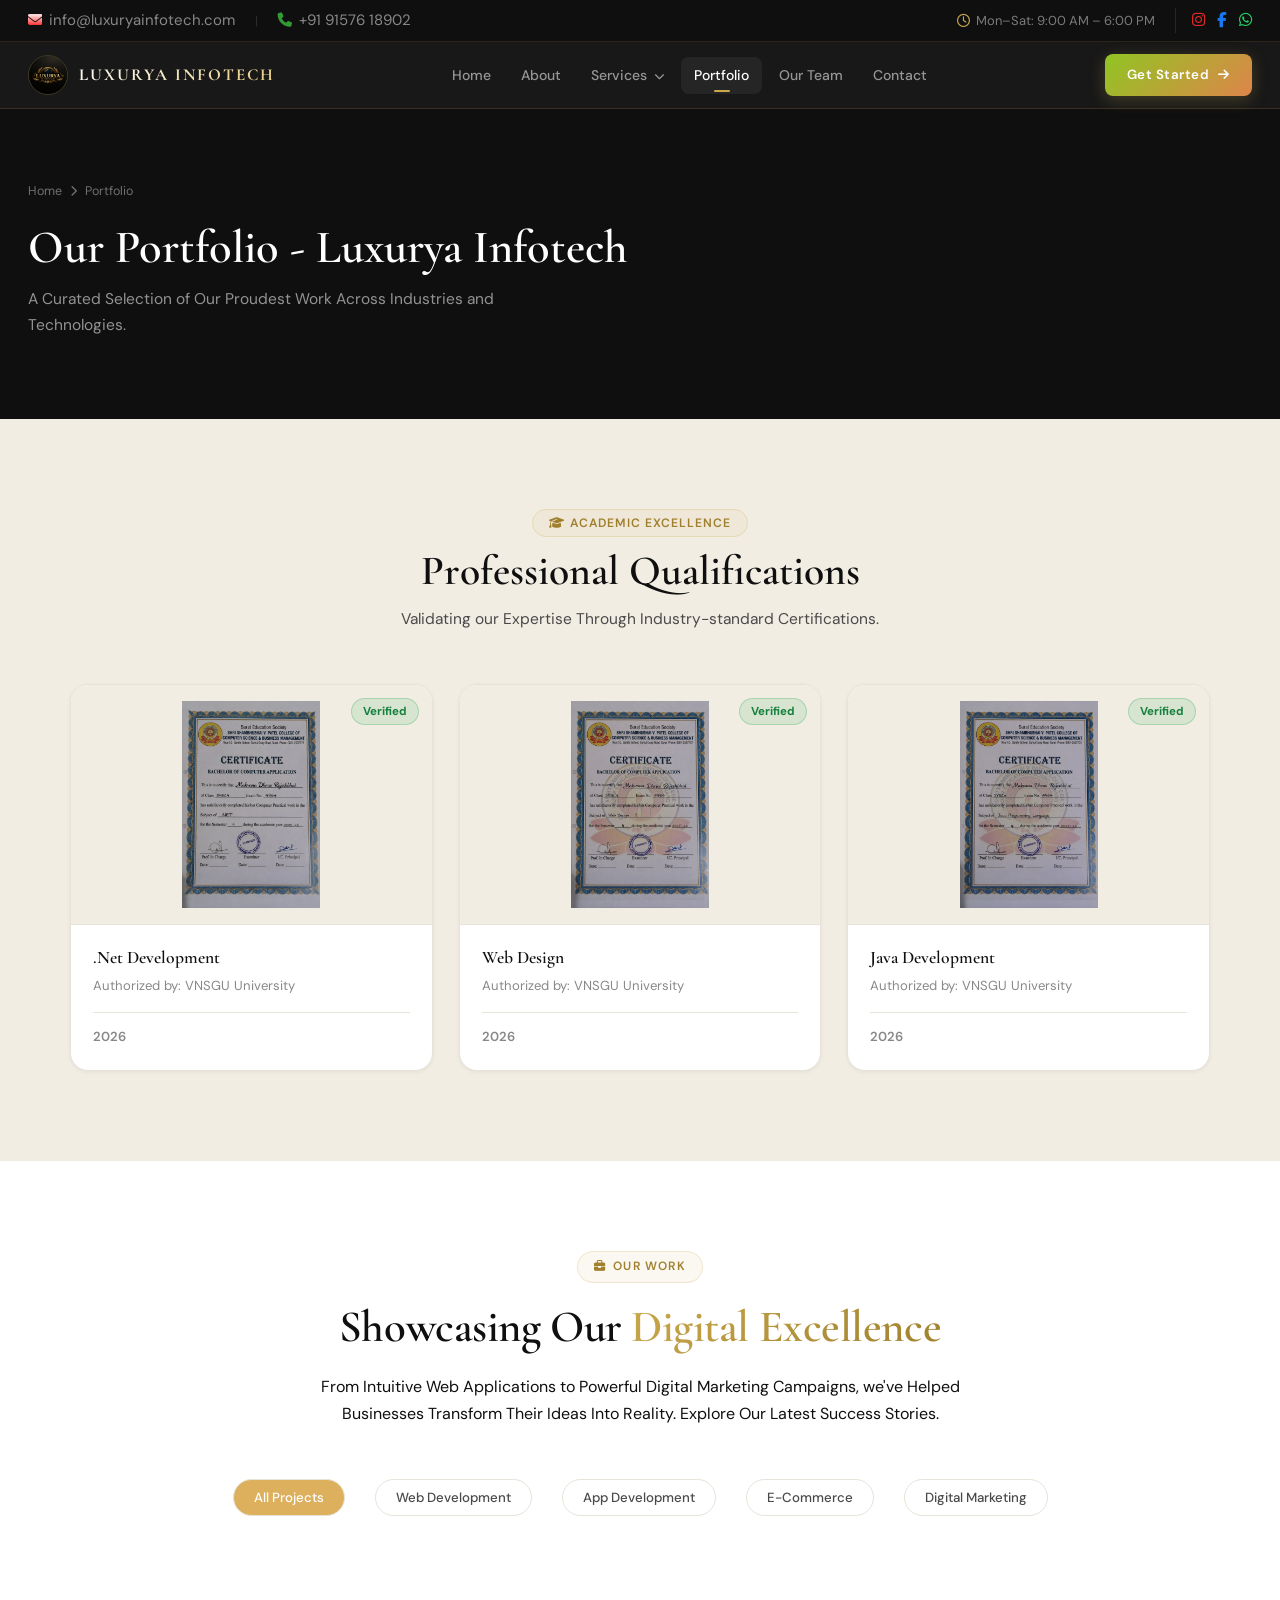
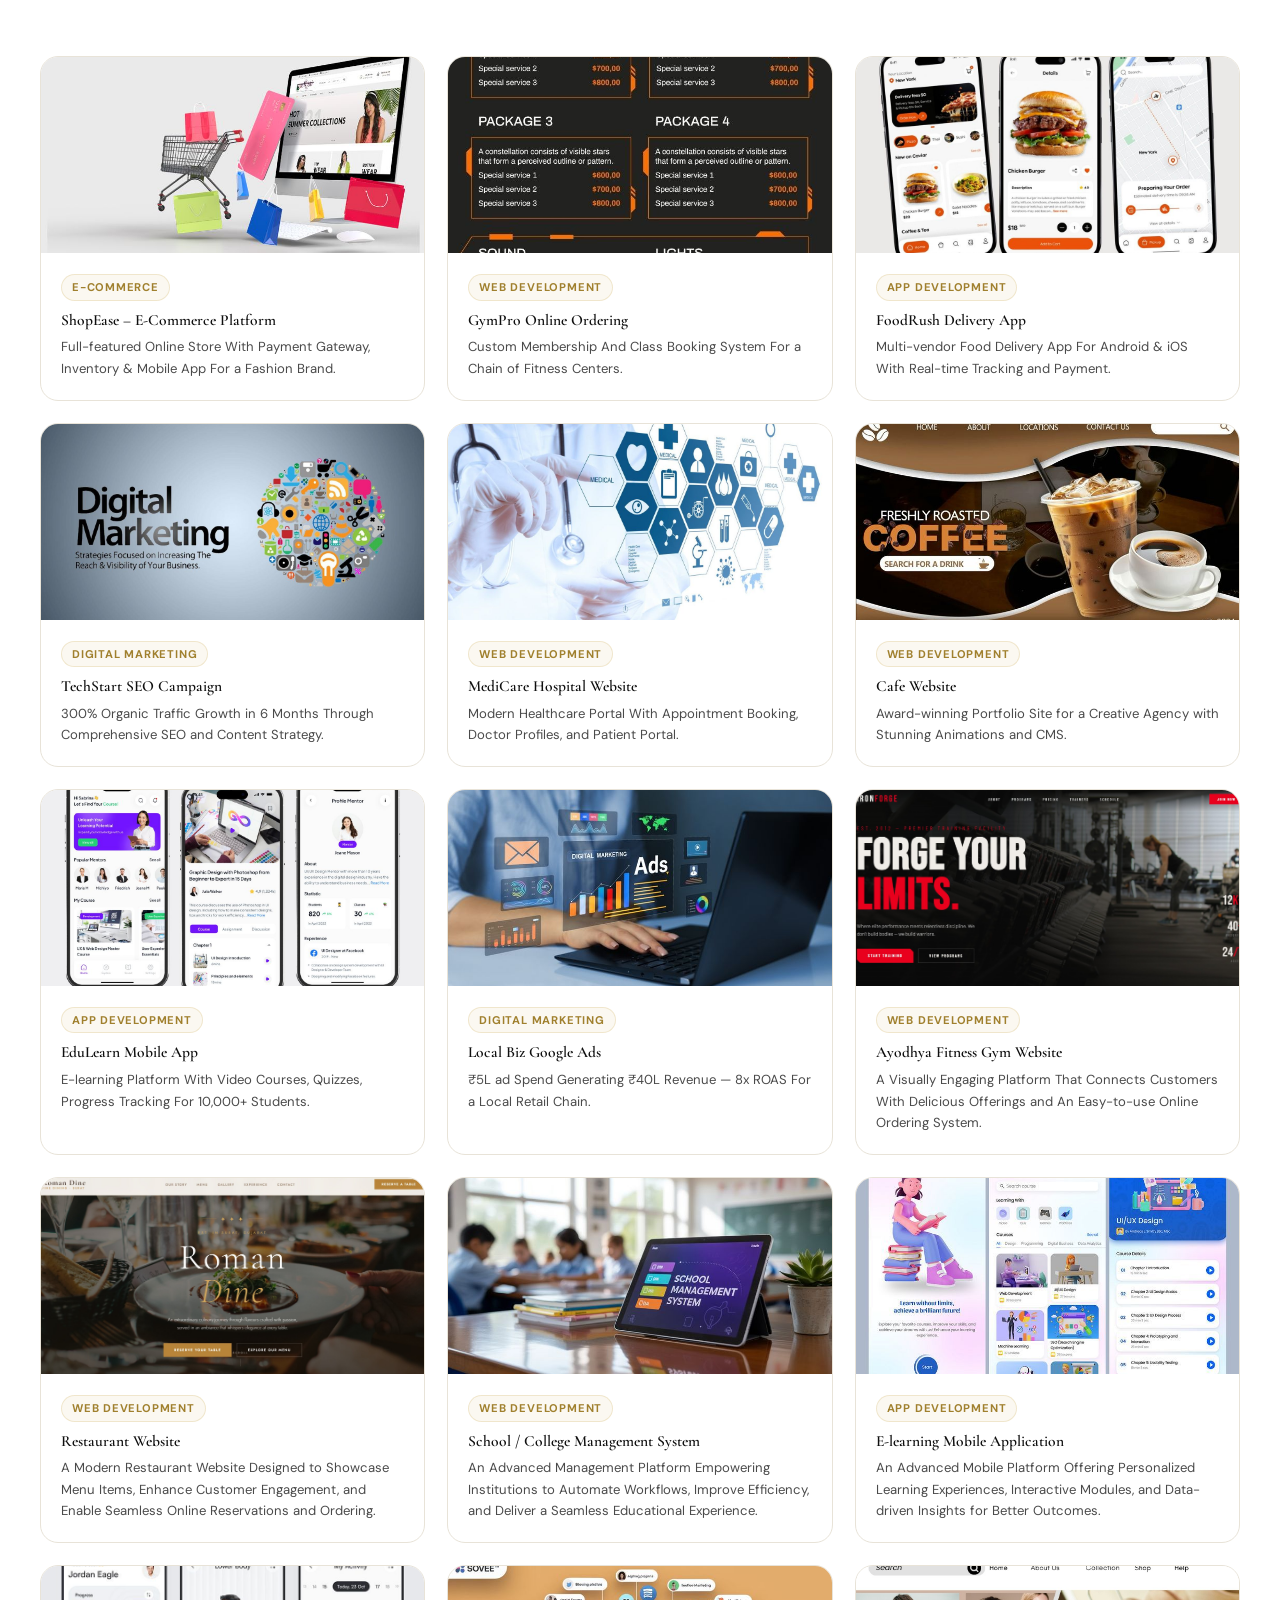
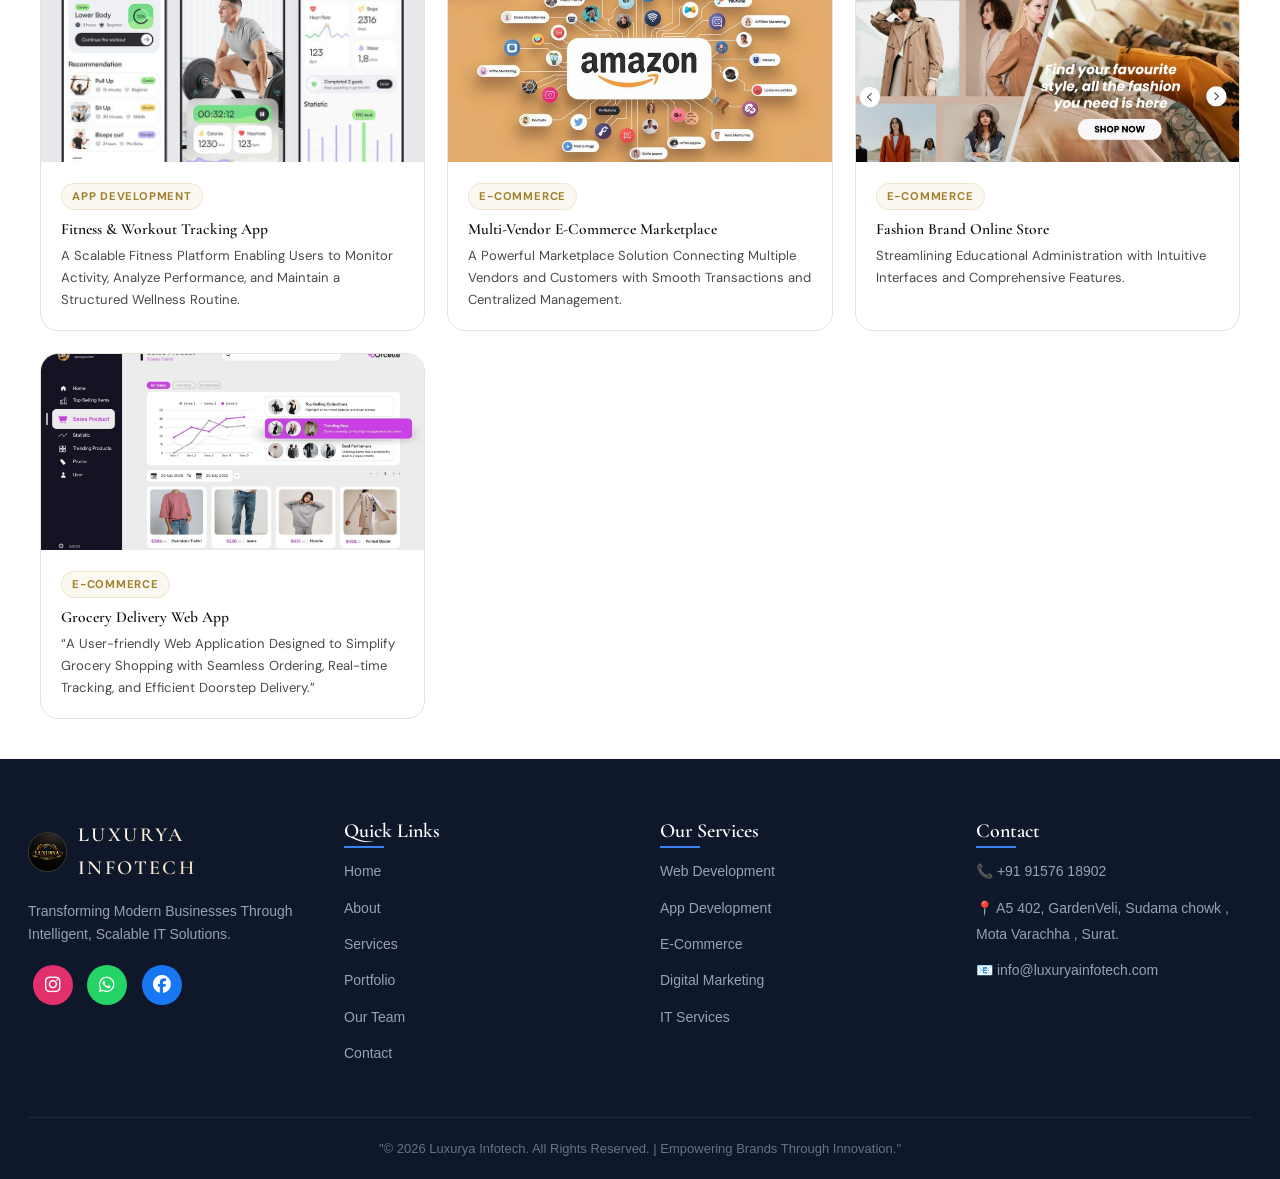
<file: portfolio.html>
<!DOCTYPE html>
<html lang="en">

<head>
    <meta charset="UTF-8">
    <meta name="viewport" content="width=device-width, initial-scale=1.0">

    <title>Portfolio | Luxurya Infotech</title>

    <meta name="description"
        content="Luxurya Infotech is a leading web development company in Surat offering MERN stack development, mobile apps, UI/UX design, and digital marketing services across India.">
    <meta name="keywords"
        content="Luxurya Infotech, web development company Surat, MERN stack developer India, app development company, digital marketing services India">
    <meta name="robots" content="index, follow">
    <meta name="author" content="Luxurya Infotech">
    <link rel="canonical" href="https://luxuryainfotech.com/">

    <!-- Favicon (use your own domain) -->
    <link rel="icon" type="image/png" href="https://luxuryainfotech.com/images/logo-img-1.jpg">

    <!-- Theme -->
    <meta name="theme-color" content="#0f172a">

    <!-- Open Graph -->
    <meta property="og:site_name" content="Luxurya Infotech">
    <meta property="og:type" content="website">
    <meta property="og:url" content="https://luxuryainfotech.com/">
    <meta property="og:image" content="https://luxuryainfotech.com/images/logo-img-1.jpg">
    <meta property="og:image" content="https://luxuryainfotech.com/images/og-banner.jpg">
    <meta property="og:title" content="Best Web Development Company in Surat | Luxurya Infotech">
    <meta property="og:description"
        content="Professional web development, app development & digital marketing services to grow your business.">
    <meta property="og:image" content="https://luxuryainfotech.com/images/logo-img-1.jpg">

    <!-- Twitter -->
    <meta name="twitter:card" content="summary_large_image">
    <meta name="twitter:title" content="Luxurya Infotech - IT Solutions Company">
    <meta name="twitter:description" content="Grow your business with modern web & app solutions.">
    <meta name="twitter:image" content="https://luxuryainfotech.com/images/logo-img-1.jpg">

    <!-- Local SEO -->
    <meta name="geo.region" content="IN-GJ">
    <meta name="geo.placename" content="Surat">
    <meta name="geo.position" content="21.1702;72.8311">
    <meta name="ICBM" content="21.1702, 72.8311">

    <!-- Fonts & CSS -->
    <link rel="preconnect" href="https://fonts.googleapis.com">
    <link rel="preconnect" href="https://fonts.gstatic.com" crossorigin>
    <link href="https://fonts.googleapis.com/css2?family=Plus+Jakarta+Sans:wght@300;400;500;600;700&display=swap"
        rel="stylesheet">
    <link rel="stylesheet" href="https://cdn.jsdelivr.net/npm/swiper@11/swiper-bundle.min.css">
    <link rel="stylesheet" href="https://cdnjs.cloudflare.com/ajax/libs/font-awesome/6.5.0/css/all.min.css">
    <script src="https://cdn.jsdelivr.net/npm/swiper@11/swiper-bundle.min.js"></script>
    <link rel="stylesheet" href="style.css">
    <style>
        /* Portfolio filter active state with JS */
        .pf-btn {
            cursor: pointer;
        }
    </style>
</head>

<body>

    <!-- TOP BAR -->
    <div class="top-bar">
        <div class="container">
            <div class="top-bar-inner">
                <div class="top-info">
                    <a href="mailto:info@luxuryainfotech.com"><i style="background: linear-gradient( white, red);-webkit-background-clip: text; background-clip: text;
    -webkit-text-fill-color: transparent;" class="fas fa-envelope"></i>
                        info@luxuryainfotech.com</a>
                    <span class="separator">|</span>
                    <a href="tel:+919157618902"><i class="fas fa-phone-alt"
                            style="transform: scaleX(-1); color: #339933;"></i> +91 91576 18902</a>
                </div>
                <div class="top-right">
                    <span class="work-hours"><i class="far fa-clock"></i> Mon–Sat: 9:00 AM – 6:00 PM</span>
                    <div class="top-socials">
                        <a href="https://www.instagram.com/luxurya_infotech/"><i style="color: rgb(225, 40, 40);"
                                class="fab fa-instagram"></i></a>
                        <a href="https://www.facebook.com/profile.php?id=61570994831835"><i style="color: #1877F2;"
                                class="fab fa-facebook-f"></i></a>
                        <a href="https://wa.me/919157618902"><i style="color: #25D366;" class="fab fa-whatsapp"></i></a>
                    </div>
                </div>
            </div>
        </div>
    </div>

    <!-- NAVBAR -->
    <nav id="navbar">
        <div class="container">
            <div class="nav-inner">
                <a class="nav-logo" href="index.html">
                    <div class="logo-mark"><img style="width:40px;height:40px;" src="images/logo-img-1.jpg"
                            alt="Luxurya Infotech"></div>
                    <span>LUXURYA INFOTECH</span>
                </a>
                <div class="nav-links">
                    <a class="nav-link" href="index.html" data-page="home">Home</a>
                    <a class="nav-link" href="about.html" data-page="about">About</a>
                    <div class="nav-dropdown">
                        <a class="nav-link" href="services.html" data-page="services">Services <i
                                class="fas fa-chevron-down" style="font-size:.65rem;margin-left:3px"></i></a>
                        <div class="nav-dropdown-menu">
                            <div class="dropdown-item" onclick="location.href='services.html#web'"><i
                                    class="fas fa-globe"></i> Web Development</div>
                            <div class="dropdown-item" onclick="location.href='services.html#app'"><i
                                    class="fas fa-mobile-alt"></i> App Development</div>
                            <div class="dropdown-item" onclick="location.href='services.html#ecommerce'"><i
                                    class="fas fa-shopping-cart"></i> E-Commerce Systems</div>
                            <div class="dropdown-item" onclick="location.href='services.html#digital'"><i
                                    class="fas fa-chart-line"></i> Digital Marketing & SEO</div>
                            <div class="dropdown-item" onclick="location.href='services.html#it'"><i
                                    class="fas fa-shield-alt"></i> IT Support & Security</div>
                        </div>
                    </div>
                    <a class="nav-link active" href="portfolio.html" data-page="portfolio">Portfolio</a>
                    <a class="nav-link" href="team.html" data-page="team">Our Team</a>
                    <a class="nav-link" href="contact.html" data-page="contact">Contact</a>
                </div>
                <a class="btn btn-primary nav-cta" href="contact.html">Get Started <i
                        class="fas fa-arrow-right"></i></a>
                <button class="hamburger" aria-label="Menu"><span></span><span></span><span></span></button>
            </div>
        </div>
    </nav>
    <div class="mobile-menu" id="mobileMenu">
        <a class="mobile-nav-link" href="index.html"><i class="fas fa-home" style="color:#61DAFB"></i> Home</a>
        <a class="mobile-nav-link" href="about.html"><i class="fas fa-user" style="color:#61DAFB"></i> About</a>
        <a class="mobile-nav-link" href="services.html"><i class="fas fa-cogs" style="color:#61DAFB"></i> Services</a>
        <a class="mobile-nav-link" href="portfolio.html"><i class="fas fa-briefcase" style="color:#61DAFB"></i>
            Portfolio</a>
        <a class="mobile-nav-link" href="team.html"><i class="fas fa-users" style="color:#61DAFB"></i> Our Team</a>
        <a class="mobile-nav-link" href="contact.html"><i class="fas fa-envelope" style="color:#61DAFB"></i> Contact</a>
    </div>

    <section class="page-hero">
        <div class="page-hero-bg"></div>
        <div class="container" style="position:relative;z-index:2">
            <div class="breadcrumb"><span onclick="showPage('home')" style="cursor:pointer"><a
                        href="index.html">Home</a></span><i class="fas fa-chevron-right"
                    style="font-size:.7rem"></i><span>Portfolio</span></div>
            <h1>Our Portfolio - Luxurya Infotech</h1>
            <p>A Curated Selection of Our Proudest Work Across Industries and Technologies.</p>
        </div>
    </section>

    <!-- Certificates -->
    <section id="certificates" class="cert-white-section">
        <div class="container">
            <div class="section-header-clean">
                <span class="badge-tech"><i style="margin-right: 5px;" class="fas fa-graduation-cap"></i>Academic
                    Excellence</span>
                <h2 class="title-dark">Professional Qualifications</h2>
                <p class="subtitle-grey">Validating our Expertise Through Industry-standard Certifications.</p>
            </div>

            <div class="cert-grid-modern">
                <div class="cert-card-white fade-in">
                    <div class="cert-status">Verified</div>
                    <div class="cert-img-container">
                        <img src="images/dot-net-certi.jpg" alt=".net">
                    </div>
                    <div class="cert-body">
                        <h3>.Net Development</h3>
                        <p class="issuer">Authorized by: VNSGU University</p>
                        <div class="cert-footer">
                            <span class="year">2026</span>
                        </div>
                    </div>
                </div>

                <div class="cert-card-white fade-in">
                    <div class="cert-status">Verified</div>
                    <div class="cert-img-container">
                        <img src="images/web-design-certi.jpg" alt="UI/UX Certificate">
                    </div>
                    <div class="cert-body">
                        <h3>Web Design</h3>
                        <p class="issuer">Authorized by: VNSGU University</p>
                        <div class="cert-footer">
                            <span class="year">2026</span>
                        </div>
                    </div>
                </div>

                <div class="cert-card-white fade-in">
                    <div class="cert-status">Verified</div>
                    <div class="cert-img-container">
                        <img src="images/java-certi.jpg" alt="JavaScript Certificate">

                    </div>
                    <div class="cert-body">
                        <h3>Java Development</h3>
                        <p class="issuer">Authorized by: VNSGU University</p>
                        <div class="cert-footer">
                            <span class="year">2026</span>
                        </div>
                    </div>
                </div>
            </div>
        </div>
    </section>

    <!-- Portfolio -->
    <section class="section">
        <div class="container">
            <div class="section-header centered fade-in">
                <div class="eyebrow"><i class="fas fa-briefcase"></i>Our Work</div>
                <h2 class="section-title">Showcasing Our <span class="hl">Digital Excellence</span></h2>
                <p style="max-width:700px; margin: 20px auto;">
                    From Intuitive Web Applications to Powerful Digital Marketing Campaigns, we've Helped Businesses
                    Transform Their Ideas Into Reality. Explore Our Latest Success Stories.
                </p>
            </div>

            <div class="portfolio-filter fade-in" style="text-align: center; margin: 40px 0 50px 0;">
                <button style="background-color: rgb(221, 176, 93); color: white;" class="pf-btn active"
                    data-category="all" onclick="filterPortfolio(this,'all')">All Projects</button>
                <button class="pf-btn" onclick="filterPortfolio(this,'web')">Web Development</button>
                <button class="pf-btn" onclick="filterPortfolio(this,'app')">App Development</button>
                <button class="pf-btn" onclick="filterPortfolio(this,'ecommerce')">E-Commerce</button>
                <button class="pf-btn" onclick="filterPortfolio(this,'marketing')">Digital Marketing</button>
            </div>
        </div>
    </section>
    <div class="portfolio-grid" id="portfolio-grid"></div>
    <div class="portfolio-container">
        <!-- Card 1 -->
        <div class="card" data-category="ecommerce">
            <img src="images/card-1.jpg" alt="text">
            <div class="card-content">
                <span class="category">E-Commerce</span>
                <h3>ShopEase – E-Commerce Platform</h3>
                <p>Full-featured Online Store With Payment Gateway, Inventory & Mobile App For a Fashion Brand.</p>
            </div>
        </div>

        <!-- Card 2 -->
        <div class="card" data-category="web">
            <img src="images/card-2.jpg" alt="text">
            <div class="card-content">
                <span class="category">Web Development</span>
                <h3>GymPro Online Ordering</h3>
                <p>Custom Membership And Class Booking System For a Chain of Fitness Centers.</p>
            </div>
        </div>

        <!-- Card 3 -->
        <div class="card" data-category="app">
            <img src="images/card-3.jpg" alt="text">
            <div class="card-content">
                <span class="category">App Development</span>
                <h3>FoodRush Delivery App</h3>
                <p>Multi-vendor Food Delivery App For Android & iOS With Real-time Tracking and Payment.</p>
            </div>
        </div>

        <!-- Card 4 -->
        <div class="card" data-category="marketing">
            <img src="images/card-4.jpg" alt="text">
            <div class="card-content">
                <span class="category">Digital Marketing</span>
                <h3>TechStart SEO Campaign</h3>
                <p>300% Organic Traffic Growth in 6 Months Through Comprehensive SEO and Content Strategy.</p>
            </div>
        </div>

        <!-- Card 5 -->
        <div class="card" data-category="web">
            <img src="images/card-5.jpg" alt="text">
            <div class="card-content">
                <span class="category">Web Development</span>
                <h3>MediCare Hospital Website</h3>
                <p>Modern Healthcare Portal With Appointment Booking, Doctor Profiles, and Patient Portal.</p>
            </div>
        </div>

        <!-- Card 6 -->
        <div class="card" data-category="web">
            <img src="images/card-6.jpg" alt="text">
            <div class="card-content">
                <span class="category">Web Development</span>
                <h3>Cafe Website</h3>
                <p>Award-winning Portfolio Site for a Creative Agency with Stunning Animations and CMS.</p>
            </div>
        </div>

        <!-- Card 7 -->
        <div class="card" data-category="app">
            <img src="images/card-7.jpg" alt="text">
            <div class="card-content">
                <span class="category">App Development</span>
                <h3>EduLearn Mobile App</h3>
                <p>E-learning Platform With Video Courses, Quizzes, Progress Tracking For 10,000+ Students.</p>
            </div>
        </div>

        <!-- Card 8 -->
        <div class="card" data-category="marketing">
            <img src="images/card-8.jpg" alt="text">
            <div class="card-content">
                <span class="category">Digital Marketing</span>
                <h3>Local Biz Google Ads</h3>
                <p>₹5L ad Spend Generating ₹40L Revenue — 8x ROAS For a Local Retail Chain.</p>
            </div>
        </div>

        <!-- Card 9 -->
        <div class="card" data-category="web">
            <img src="images/card-9.jpg" alt="text">
            <div class="card-content">
                <span class="category">Web Development</span>
                <h3>Ayodhya Fitness Gym Website</h3>
                <p>A Visually Engaging Platform That Connects Customers With Delicious Offerings and An Easy-to-use
                    Online Ordering System.</p>
            </div>
        </div>

        <!-- Card 10 -->
        <div class="card" data-category="web">
            <img src="images/card-10.jpg" alt="text">
            <div class="card-content">
                <span class="category">Web Development</span>
                <h3>Restaurant Website</h3>
                <p>A Modern Restaurant Website Designed to Showcase Menu Items, Enhance Customer Engagement, and
                    Enable Seamless Online Reservations and Ordering.</p>
            </div>
        </div>

        <!-- Card 11 -->
        <div class="card" data-category="web">
            <img src="images/card-11.jpg" alt="text">
            <div class="card-content">
                <span class="category">Web Development</span>
                <h3>School / College Management System</h3>
                <p>An Advanced Management Platform Empowering Institutions to Automate Workflows, Improve
                    Efficiency, and Deliver a Seamless Educational Experience.</p>
            </div>
        </div>

        <!-- Card 12 -->
        <div class="card" data-category="app">
            <img src="images/card-12.jpg" alt="text">
            <div class="card-content">
                <span class="category">App Development</span>
                <h3>E-learning Mobile Application</h3>
                <p>An Advanced Mobile Platform Offering Personalized Learning Experiences, Interactive Modules, and
                    Data-driven Insights for Better Outcomes.</p>
            </div>
        </div>

        <!-- Card 13 -->
        <div class="card" data-category="app">
            <img src="images/card-13.jpg" alt="text">
            <div class="card-content">
                <span class="category">App Development</span>
                <h3>Fitness & Workout Tracking App</h3>
                <p>A Scalable Fitness Platform Enabling Users to Monitor Activity, Analyze Performance, and Maintain
                    a Structured Wellness Routine.</p>
            </div>
        </div>

        <!-- Card 14 -->
        <div class="card" data-category="ecommerce">
            <img src="images/card-14.jpg" alt="text">
            <div class="card-content">
                <span class="category">E-Commerce</span>
                <h3>Multi-Vendor E-Commerce Marketplace</h3>
                <p>A Powerful Marketplace Solution Connecting Multiple Vendors and Customers with Smooth
                    Transactions and Centralized Management.</p>
            </div>
        </div>

        <!-- Card 15 -->
        <div class="card" data-category="ecommerce">
            <img src="images/card-15.jpg" alt="text">
            <div class="card-content">
                <span class="category">E-Commerce</span>
                <h3>Fashion Brand Online Store</h3>
                <p>Streamlining Educational Administration with Intuitive Interfaces and Comprehensive Features.</p>
            </div>
        </div>

        <!-- Card 16 -->
        <div class="card" data-category="ecommerce">
            <img src="images/card-16.jpg" alt="text">
            <div class="card-content">
                <span class="category">E-Commerce</span>
                <h3>Grocery Delivery Web App</h3>
                <p>“A User-friendly Web Application Designed to Simplify Grocery Shopping with Seamless Ordering,
                    Real-time Tracking, and Efficient Doorstep Delivery.”</p>
            </div>
        </div>
    </div>
    <footer>
        <div class="container">
            <div class="footer-grid">
                <div class="footer-brand">
                    <div class="nav-logo" onclick="showPage('home')">
                        <div class="logo-mark"><img style="width:40px;height:40px;" src="images/logo-img-1.jpg"
                                alt="text">
                        </div>
                        <span>LUXURYA INFOTECH</span>
                    </div>
                    <p>Transforming Modern Businesses Through Intelligent, Scalable IT Solutions.</p>
                    <div class="footer-social">
                        <a href="https://www.instagram.com/luxurya_infotech"
                            style="display:inline-block;width:40px;height:40px;line-height:40px;text-align:center;border-radius:50%;background:#E1306C;color:white;margin:5px;font-size:18px;">
                            <i class="fab fa-instagram"></i>
                        </a>

                        <a href="https://wa.me/919157618902"
                            style="display:inline-block;width:40px;height:40px;line-height:40px;text-align:center;border-radius:50%;background:#25D366;color:white;margin:5px;font-size:18px;">
                            <i class="fab fa-whatsapp"></i>
                        </a>

                        <a href="https://www.facebook.com/profile.php?id=61570994831835"
                            style="display:inline-block;width:40px;height:40px;line-height:40px;text-align:center;border-radius:50%;background:#1877F2;color:white;margin:5px;font-size:18px;">
                            <i class="fab fa-facebook"></i>
                        </a>
                    </div>

                </div>
                <div class="footer-col">
                    <h4>Quick Links</h4>
                    <ul>
                        <li><span onclick="showPage('home')"> <a href="index.html">Home</a></span></li>
                        <li><span onclick="showPage('about')"><a href="about.html">About</a></span></li>
                        <li><span onclick="showPage('services')"><a href="services.html">Services</a></span></li>
                        <li><span onclick="showPage('portfolio')"><a href="portfolio.html">Portfolio</a></span></li>
                        <li><span onclick="showPage('team')"><a href="team.html">Our Team</a></span></li>
                        <li><span onclick="showPage('contact')"><a href="contact.html">Contact</a></span></li>
                    </ul>
                </div>
                <div class="footer-col">
                    <h4>Our Services</h4>
                    <ul>
                        <li><span onclick="showServiceDetail('web')"><a href="services.html#web">Web
                                    Development</a></span></li>
                        <li><span onclick="showServiceDetail('app')"><a href="services.html#app">App
                                    Development</a></span></li>
                        <li><span onclick="showServiceDetail('ecommerce')"><a
                                    href="services.html#ecommerce">E-Commerce</a></span></li>
                        <li><span onclick="showServiceDetail('digital')"><a href="services.html#digital">Digital
                                    Marketing</a></span></li>
                        <li><span onclick="showServiceDetail('it')"><a href="services.html#it">IT Services</a></span>
                        </li>
                    </ul>
                </div>
                <div class="footer-col">
                    <h4>Contact</h4>
                    <ul>
                        <li><span><a href="tel:+919157618902">📞 +91 91576 18902</a></span></li>
                        <li><span>📍 A5 402, GardenVeli, Sudama chowk , Mota Varachha , Surat.</span></li>
                        <li><span><a href="mailto:info@luxuryainfotech.com">📧 info@luxuryainfotech.com</a></span>
                        </li>
                    </ul>
                </div>
            </div>
            <div class="footer-bottom">"© 2026 Luxurya Infotech. All Rights Reserved. | Empowering Brands Through
                Innovation."</div>
        </div>
    </footer>

    <script src="script.js"></script>
    <script>
        function filterPortfolio(btn, category) {

            // Active button change
            const buttons = document.querySelectorAll('.pf-btn');
            buttons.forEach(b => b.classList.remove('active'));
            btn.classList.add('active');

            // All cards select
            const cards = document.querySelectorAll('.portfolio-container .card');

            cards.forEach(card => {
                const cardCategory = card.getAttribute('data-category');

                if (category === 'all' || cardCategory === category) {
                    card.style.display = "block";
                } else {
                    card.style.display = "none";
                }
            });
        }

        // Page load par default ALL show
        window.addEventListener('load', function () {
            filterPortfolio(document.querySelector('.pf-btn.active'), 'all');
        });
    </script>
</body>

</html>
</file>
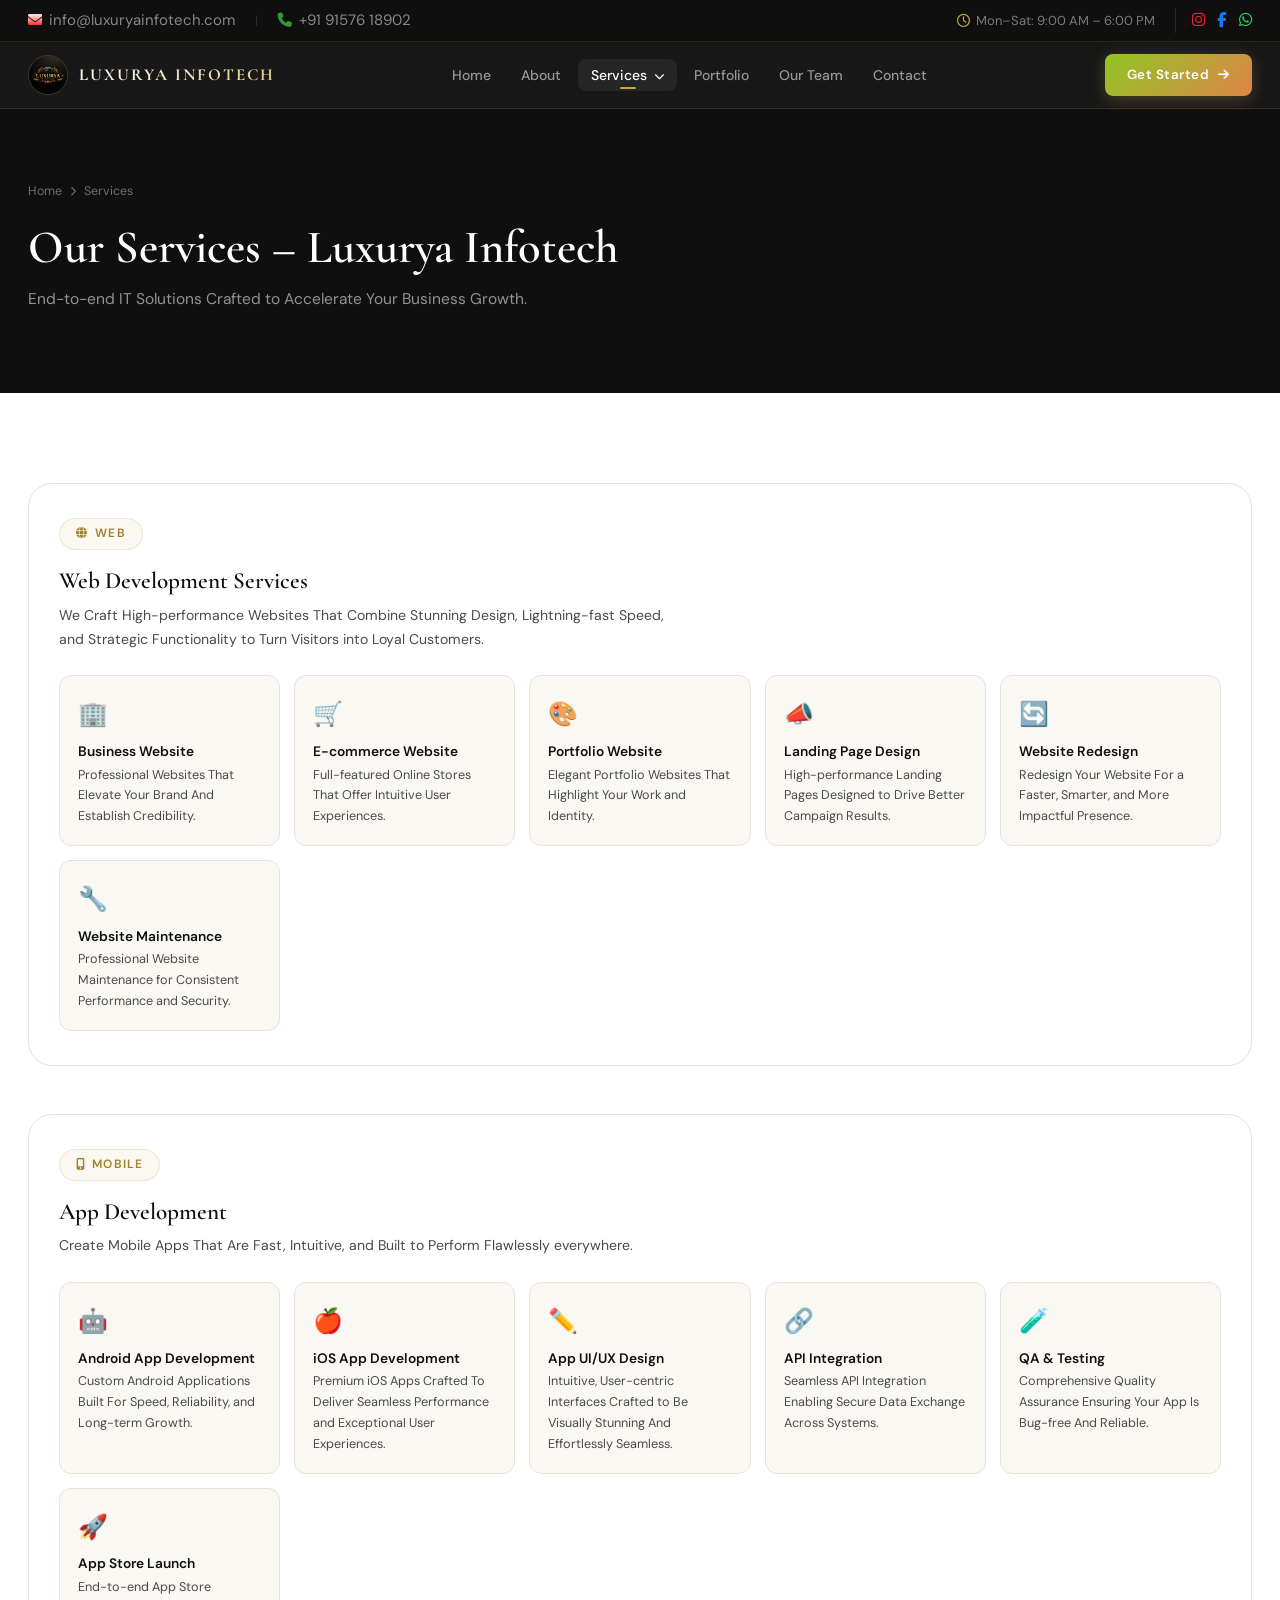
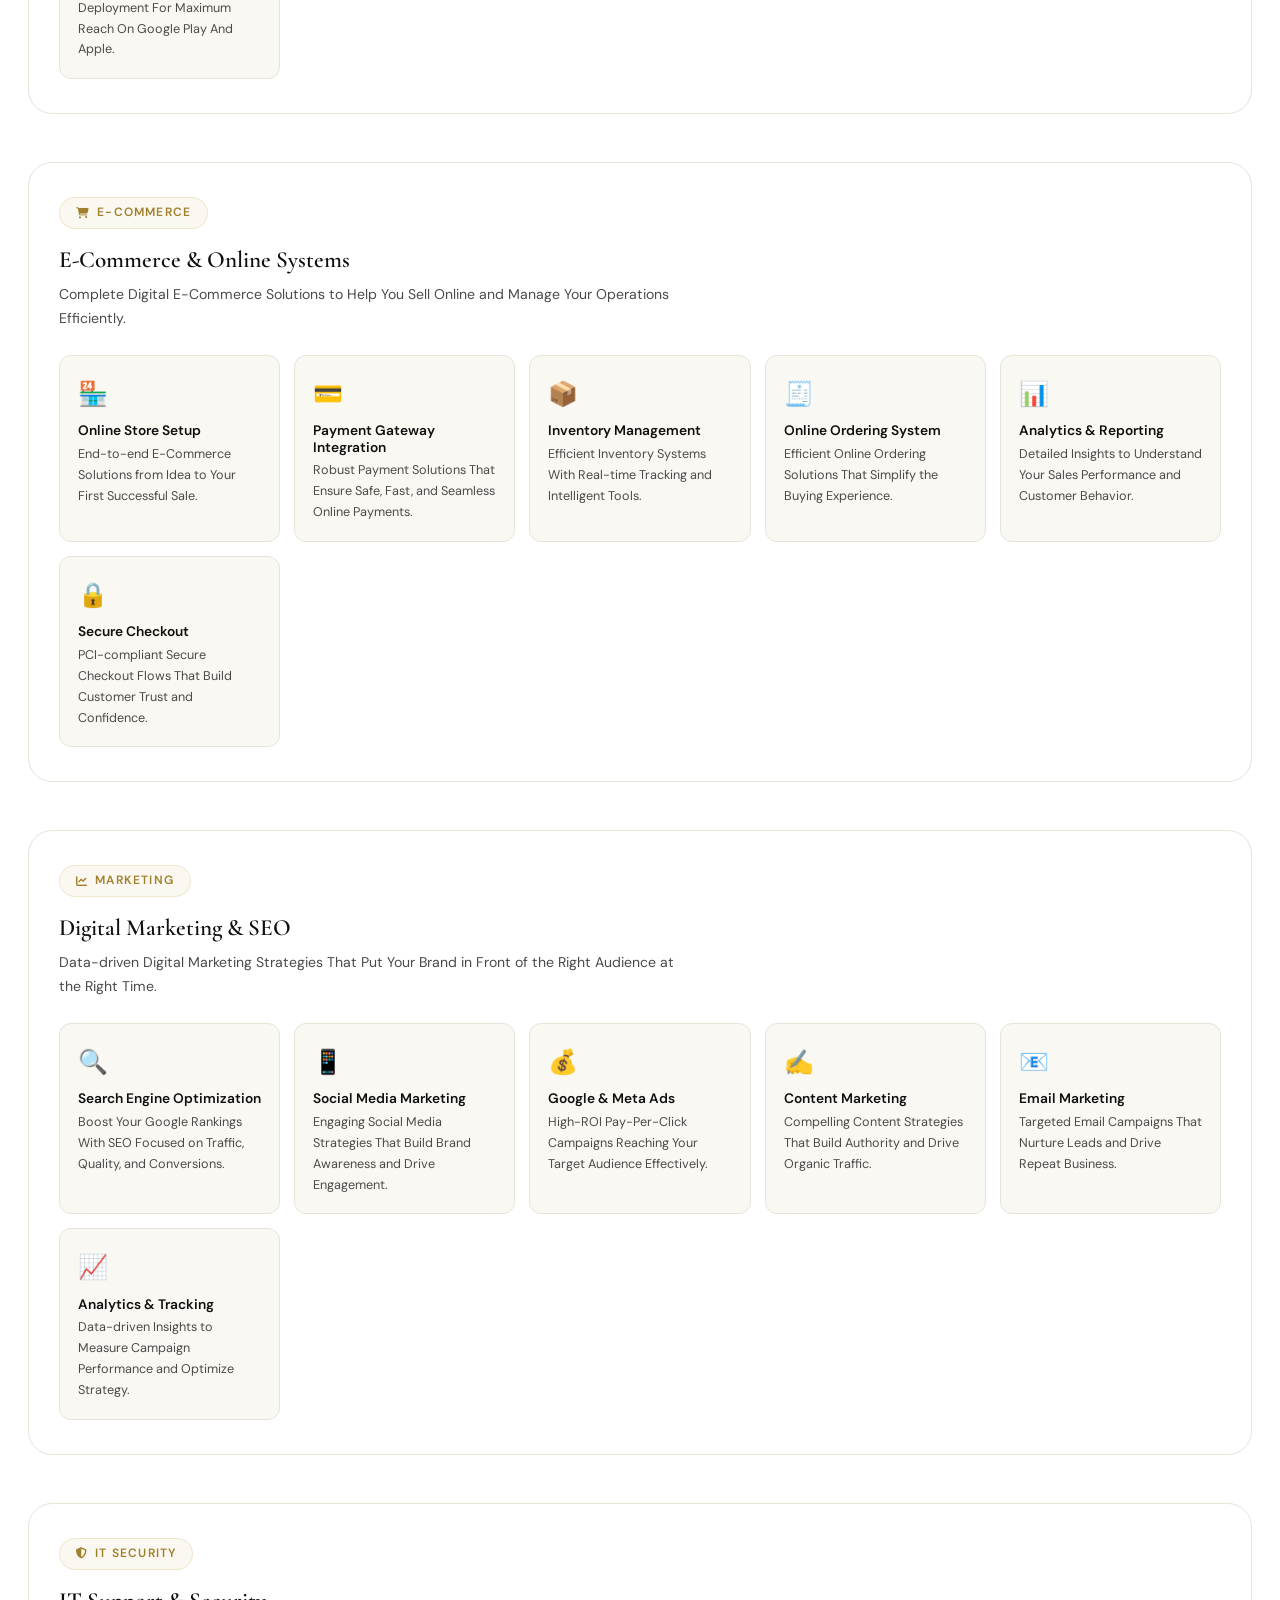
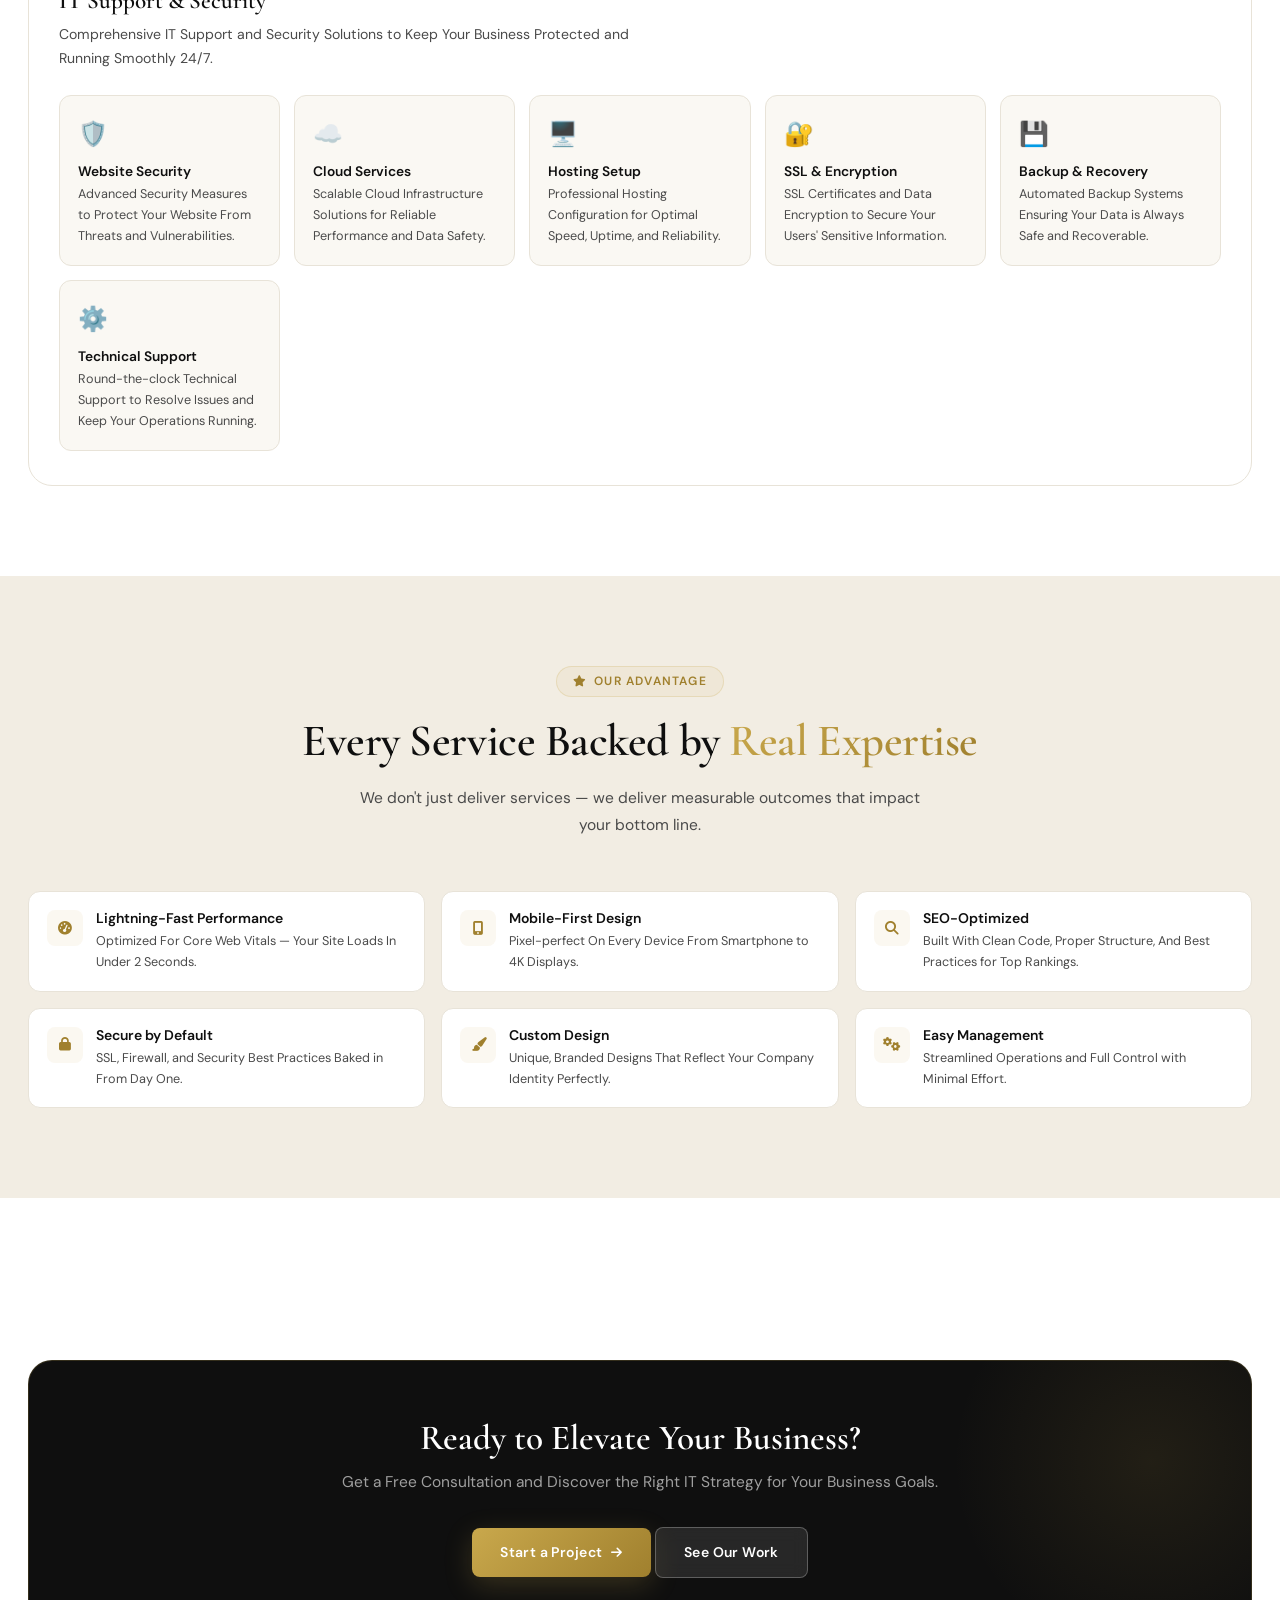
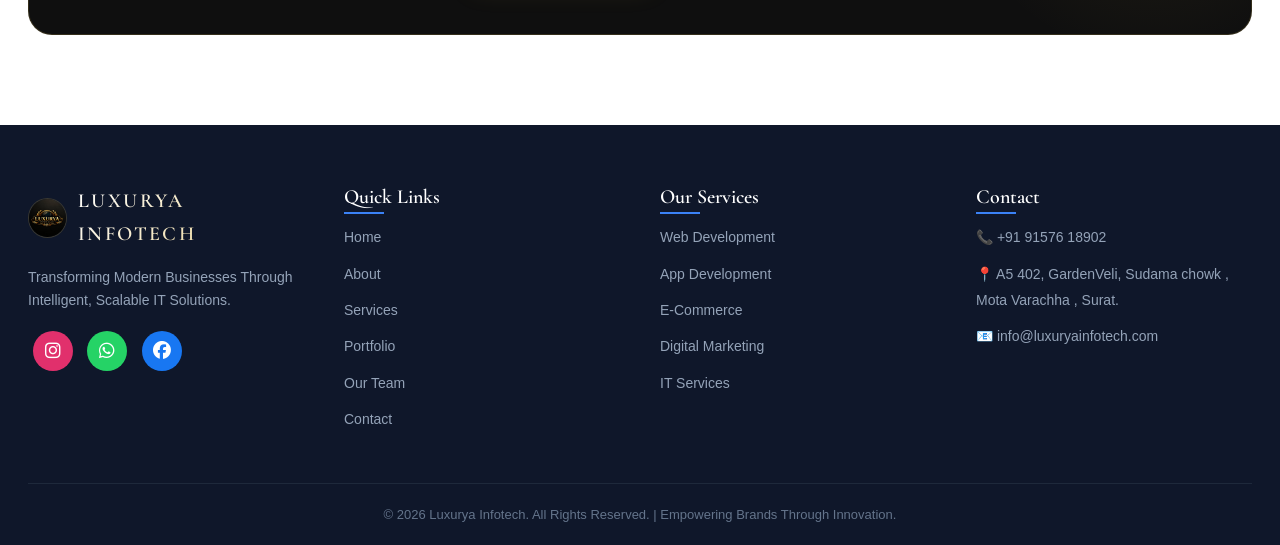
<file: services.html>
<!DOCTYPE html>
<html lang="en">

<head>
    <meta charset="UTF-8">
    <meta name="viewport" content="width=device-width, initial-scale=1.0">

    <title>Services | Luxurya Infotech</title>

    <meta name="description"
        content="Luxurya Infotech is a leading web development company in Surat offering MERN stack development, mobile apps, UI/UX design, and digital marketing services across India.">
    <meta name="keywords"
        content="Luxurya Infotech, web development company Surat, MERN stack developer India, app development company, digital marketing services India">
    <meta name="robots" content="index, follow">
    <meta name="author" content="Luxurya Infotech">
    <link rel="canonical" href="https://luxuryainfotech.com/">

    <!-- Favicon (use your own domain) -->
    <link rel="icon" type="image/png" href="https://luxuryainfotech.com/images/logo-img-1.jpg">

    <!-- Theme -->
    <meta name="theme-color" content="#0f172a">

    <!-- Open Graph -->
    <meta property="og:site_name" content="Luxurya Infotech">
    <meta property="og:type" content="website">
    <meta property="og:url" content="https://luxuryainfotech.com/">
    <meta property="og:image" content="https://luxuryainfotech.com/images/logo-img-1.jpg">
    <meta property="og:image" content="https://luxuryainfotech.com/images/og-banner.jpg">
    <meta property="og:title" content="Best Web Development Company in Surat | Luxurya Infotech">
    <meta property="og:description"
        content="Professional web development, app development & digital marketing services to grow your business.">
    <meta property="og:image" content="https://luxuryainfotech.com/images/logo-img-1.jpg">

    <!-- Twitter -->
    <meta name="twitter:card" content="summary_large_image">
    <meta name="twitter:title" content="Luxurya Infotech - IT Solutions Company">
    <meta name="twitter:description" content="Grow your business with modern web & app solutions.">
    <meta name="twitter:image" content="https://luxuryainfotech.com/images/logo-img-1.jpg">

    <!-- Local SEO -->
    <meta name="geo.region" content="IN-GJ">
    <meta name="geo.placename" content="Surat">
    <meta name="geo.position" content="21.1702;72.8311">
    <meta name="ICBM" content="21.1702, 72.8311">

    <!-- Fonts & CSS -->
    <link rel="preconnect" href="https://fonts.googleapis.com">
    <link rel="preconnect" href="https://fonts.gstatic.com" crossorigin>
    <link href="https://fonts.googleapis.com/css2?family=Plus+Jakarta+Sans:wght@300;400;500;600;700&display=swap"
        rel="stylesheet">
    <link rel="stylesheet" href="https://cdn.jsdelivr.net/npm/swiper@11/swiper-bundle.min.css">
    <link rel="stylesheet" href="https://cdnjs.cloudflare.com/ajax/libs/font-awesome/6.5.0/css/all.min.css">
    <script src="https://cdn.jsdelivr.net/npm/swiper@11/swiper-bundle.min.js"></script>
    <link rel="stylesheet" href="style.css">
</head>

<body>

    <!-- TOP BAR -->
    <div class="top-bar">
        <div class="container">
            <div class="top-bar-inner">
                <div class="top-info">
                    <a href="mailto:info@luxuryainfotech.com"><i style="background: linear-gradient( white, red);-webkit-background-clip: text; background-clip: text;
    -webkit-text-fill-color: transparent;" class="fas fa-envelope"></i>
                        info@luxuryainfotech.com</a>
                    <span class="separator">|</span>
                    <a href="tel:+919157618902"><i class="fas fa-phone-alt"
                            style="transform: scaleX(-1); color: #339933;"></i> +91 91576 18902</a>
                </div>
                <div class="top-right">
                    <span class="work-hours"><i class="far fa-clock"></i> Mon–Sat: 9:00 AM – 6:00 PM</span>
                    <div class="top-socials">
                        <a href="https://www.instagram.com/luxurya_infotech/"><i style="color: rgb(225, 40, 40);"
                                class="fab fa-instagram"></i></a>
                        <a href="https://www.facebook.com/profile.php?id=61570994831835"><i style="color: #1877F2;"
                                class="fab fa-facebook-f"></i></a>
                        <a href="https://wa.me/919157618902"><i style="color: #25D366;" class="fab fa-whatsapp"></i></a>
                    </div>
                </div>
            </div>
        </div>
    </div>

    <!-- NAVBAR -->
    <nav id="navbar">
        <div class="container">
            <div class="nav-inner">
                <a class="nav-logo" href="index.html">
                    <div class="logo-mark"><img style="width:40px;height:40px;" src="images/logo-img-1.jpg"
                            alt="Luxurya Infotech"></div>
                    <span>LUXURYA INFOTECH</span>
                </a>
                <div class="nav-links">
                    <a class="nav-link" href="index.html" data-page="home">Home</a>
                    <a class="nav-link" href="about.html" data-page="about">About</a>
                    <div class="nav-dropdown">
                        <a class="nav-link active" href="services.html" data-page="services">Services <i
                                class="fas fa-chevron-down" style="font-size:.65rem;margin-left:3px"></i></a>
                        <div class="nav-dropdown-menu">
                            <div class="dropdown-item" onclick="location.href='#web'"> Web Development</div>
                            <div class="dropdown-item" onclick="location.href='#app'"> App Development</div>
                            <div class="dropdown-item" onclick="location.href='#ecommerce'"> E-Commerce Systems</div>
                            <div class="dropdown-item" onclick="location.href='#digital'"> Digital Marketing & SEO</div>
                            <div class="dropdown-item" onclick="location.href='#it'"> IT Support & Security</div>
                        </div>
                    </div>
                    <a class="nav-link" href="portfolio.html" data-page="portfolio">Portfolio</a>
                    <a class="nav-link" href="team.html" data-page="team">Our Team</a>
                    <a class="nav-link" href="contact.html" data-page="contact">Contact</a>
                </div>
                <a class="btn btn-primary nav-cta" href="contact.html">Get Started <i
                        class="fas fa-arrow-right"></i></a>
                <button class="hamburger" aria-label="Menu"><span></span><span></span><span></span></button>
            </div>
        </div>
    </nav>

    <div class="mobile-menu" id="mobileMenu">
        <a class="mobile-nav-link" href="index.html"><i class="fas fa-home" style="color:#61DAFB"></i> Home</a>
        <a class="mobile-nav-link" href="about.html"><i class="fas fa-user" style="color:#61DAFB"></i> About</a>
        <a class="mobile-nav-link" href="services.html"><i class="fas fa-cogs" style="color:#61DAFB"></i> Services</a>
        <a class="mobile-nav-link" href="portfolio.html"><i class="fas fa-briefcase" style="color:#61DAFB"></i>
            Portfolio</a>
        <a class="mobile-nav-link" href="team.html"><i class="fas fa-users" style="color:#61DAFB"></i> Our Team</a>
        <a class="mobile-nav-link" href="contact.html"><i class="fas fa-envelope" style="color:#61DAFB"></i> Contact</a>
    </div>

    <!-- PAGE HERO -->
    <section class="page-hero">
        <div class="page-hero-bg"></div>
        <div class="container">
            <div class="breadcrumb"><span onclick="showPage('home')"><a href="index.html">Home</a></span><i
                    class="fas fa-chevron-right"></i><span>Services</span></div>
            <h1>Our Services – Luxurya Infotech</h1>
            <p>End-to-end IT Solutions Crafted to Accelerate Your Business Growth.</p>
        </div>
    </section>

    <!-- SERVICES CATEGORIES -->
    <section class="section">
        <div class="container">
            <div class="services-categories">

                <!-- Web Development -->
                <div class="svc-category fade-in" id="web">
                    <div class="eyebrow"><i class="fas fa-globe"></i> Web</div>
                    <h2>Web Development Services</h2>
                    <p class="cat-desc">We Craft High-performance Websites That Combine Stunning Design, Lightning-fast
                        Speed, and Strategic Functionality to Turn Visitors into Loyal Customers.</p>
                    <div class="svc-items">
                        <div class="svc-item">
                            <div class="si-icon">🏢</div>
                            <h4>Business Website</h4>
                            <p>Professional Websites That Elevate Your Brand And Establish Credibility.</p>
                        </div>
                        <div class="svc-item">
                            <div class="si-icon">🛒</div>
                            <h4>E-commerce Website</h4>
                            <p>Full-featured Online Stores That Offer Intuitive User Experiences.</p>
                        </div>
                        <div class="svc-item">
                            <div class="si-icon">🎨</div>
                            <h4>Portfolio Website</h4>
                            <p>Elegant Portfolio Websites That Highlight Your Work and Identity.</p>
                        </div>
                        <div class="svc-item">
                            <div class="si-icon">📣</div>
                            <h4>Landing Page Design</h4>
                            <p>High-performance Landing Pages Designed to Drive Better Campaign Results.</p>
                        </div>
                        <div class="svc-item">
                            <div class="si-icon">🔄</div>
                            <h4>Website Redesign</h4>
                            <p>Redesign Your Website For a Faster, Smarter, and More Impactful Presence.</p>
                        </div>
                        <div class="svc-item">
                            <div class="si-icon">🔧</div>
                            <h4>Website Maintenance</h4>
                            <p>Professional Website Maintenance for Consistent Performance and Security.</p>
                        </div>
                    </div>
                </div>

                <!-- App Development -->
                <div class="svc-category fade-in" id="app">
                    <div class="eyebrow"><i class="fas fa-mobile-alt"></i> Mobile</div>
                    <h2>App Development</h2>
                    <p class="cat-desc">Create Mobile Apps That Are Fast, Intuitive, and Built to Perform Flawlessly
                        everywhere.</p>
                    <div class="svc-items">
                        <div class="svc-item">
                            <div class="si-icon">🤖</div>
                            <h4>Android App Development</h4>
                            <p>Custom Android Applications Built For Speed, Reliability, and Long-term Growth.</p>
                        </div>
                        <div class="svc-item">
                            <div class="si-icon">🍎</div>
                            <h4>iOS App Development</h4>
                            <p>Premium iOS Apps Crafted To Deliver Seamless Performance and Exceptional User
                                Experiences.</p>
                        </div>
                        <div class="svc-item">
                            <div class="si-icon">✏️</div>
                            <h4>App UI/UX Design</h4>
                            <p>Intuitive, User-centric Interfaces Crafted to Be Visually Stunning And Effortlessly
                                Seamless.</p>
                        </div>
                        <div class="svc-item">
                            <div class="si-icon">🔗</div>
                            <h4>API Integration</h4>
                            <p>Seamless API Integration Enabling Secure Data Exchange Across Systems.</p>
                        </div>
                        <div class="svc-item">
                            <div class="si-icon">🧪</div>
                            <h4>QA & Testing</h4>
                            <p>Comprehensive Quality Assurance Ensuring Your App Is Bug-free And Reliable.</p>
                        </div>
                        <div class="svc-item">
                            <div class="si-icon">🚀</div>
                            <h4>App Store Launch</h4>
                            <p>End-to-end App Store Deployment For Maximum Reach On Google Play And Apple.</p>
                        </div>
                    </div>
                </div>

                <!-- E-Commerce -->
                <div class="svc-category fade-in" id="ecommerce">
                    <div class="eyebrow"><i class="fas fa-shopping-cart"></i> E-Commerce</div>
                    <h2>E-Commerce & Online Systems</h2>
                    <p class="cat-desc">Complete Digital E-Commerce Solutions to Help You Sell Online and Manage Your
                        Operations Efficiently.</p>
                    <div class="svc-items">
                        <div class="svc-item">
                            <div class="si-icon">🏪</div>
                            <h4>Online Store Setup</h4>
                            <p>End-to-end E-Commerce Solutions from Idea to Your First Successful Sale.</p>
                        </div>
                        <div class="svc-item">
                            <div class="si-icon">💳</div>
                            <h4>Payment Gateway Integration</h4>
                            <p>Robust Payment Solutions That Ensure Safe, Fast, and Seamless Online Payments.</p>
                        </div>
                        <div class="svc-item">
                            <div class="si-icon">📦</div>
                            <h4>Inventory Management</h4>
                            <p>Efficient Inventory Systems With Real-time Tracking and Intelligent Tools.</p>
                        </div>
                        <div class="svc-item">
                            <div class="si-icon">🧾</div>
                            <h4>Online Ordering System</h4>
                            <p>Efficient Online Ordering Solutions That Simplify the Buying Experience.</p>
                        </div>
                        <div class="svc-item">
                            <div class="si-icon">📊</div>
                            <h4>Analytics & Reporting</h4>
                            <p>Detailed Insights to Understand Your Sales Performance and Customer Behavior.</p>
                        </div>
                        <div class="svc-item">
                            <div class="si-icon">🔒</div>
                            <h4>Secure Checkout</h4>
                            <p>PCI-compliant Secure Checkout Flows That Build Customer Trust and Confidence.</p>
                        </div>
                    </div>
                </div>

                <!-- Digital Marketing -->
                <div class="svc-category fade-in" id="digital">
                    <div class="eyebrow"><i class="fas fa-chart-line"></i> Marketing</div>
                    <h2>Digital Marketing & SEO</h2>
                    <p class="cat-desc">Data-driven Digital Marketing Strategies That Put Your Brand in Front of the
                        Right Audience at the Right Time.</p>
                    <div class="svc-items">
                        <div class="svc-item">
                            <div class="si-icon">🔍</div>
                            <h4>Search Engine Optimization</h4>
                            <p>Boost Your Google Rankings With SEO Focused on Traffic, Quality, and Conversions.</p>
                        </div>
                        <div class="svc-item">
                            <div class="si-icon">📱</div>
                            <h4>Social Media Marketing</h4>
                            <p>Engaging Social Media Strategies That Build Brand Awareness and Drive Engagement.</p>
                        </div>
                        <div class="svc-item">
                            <div class="si-icon">💰</div>
                            <h4>Google & Meta Ads</h4>
                            <p>High-ROI Pay-Per-Click Campaigns Reaching Your Target Audience Effectively.</p>
                        </div>
                        <div class="svc-item">
                            <div class="si-icon">✍️</div>
                            <h4>Content Marketing</h4>
                            <p>Compelling Content Strategies That Build Authority and Drive Organic Traffic.</p>
                        </div>
                        <div class="svc-item">
                            <div class="si-icon">📧</div>
                            <h4>Email Marketing</h4>
                            <p>Targeted Email Campaigns That Nurture Leads and Drive Repeat Business.</p>
                        </div>
                        <div class="svc-item">
                            <div class="si-icon">📈</div>
                            <h4>Analytics & Tracking</h4>
                            <p>Data-driven Insights to Measure Campaign Performance and Optimize Strategy.</p>
                        </div>
                    </div>
                </div>

                <!-- IT Support & Security -->
                <div class="svc-category fade-in" id="it">
                    <div class="eyebrow"><i class="fas fa-shield-alt"></i> IT Security</div>
                    <h2>IT Support & Security</h2>
                    <p class="cat-desc">Comprehensive IT Support and Security Solutions to Keep Your Business Protected
                        and Running Smoothly 24/7.</p>
                    <div class="svc-items">
                        <div class="svc-item">
                            <div class="si-icon">🛡️</div>
                            <h4>Website Security</h4>
                            <p>Advanced Security Measures to Protect Your Website From Threats and Vulnerabilities.</p>
                        </div>
                        <div class="svc-item">
                            <div class="si-icon">☁️</div>
                            <h4>Cloud Services</h4>
                            <p>Scalable Cloud Infrastructure Solutions for Reliable Performance and Data Safety.</p>
                        </div>
                        <div class="svc-item">
                            <div class="si-icon">🖥️</div>
                            <h4>Hosting Setup</h4>
                            <p>Professional Hosting Configuration for Optimal Speed, Uptime, and Reliability.</p>
                        </div>
                        <div class="svc-item">
                            <div class="si-icon">🔐</div>
                            <h4>SSL & Encryption</h4>
                            <p>SSL Certificates and Data Encryption to Secure Your Users' Sensitive Information.</p>
                        </div>
                        <div class="svc-item">
                            <div class="si-icon">💾</div>
                            <h4>Backup & Recovery</h4>
                            <p>Automated Backup Systems Ensuring Your Data is Always Safe and Recoverable.</p>
                        </div>
                        <div class="svc-item">
                            <div class="si-icon">⚙️</div>
                            <h4>Technical Support</h4>
                            <p>Round-the-clock Technical Support to Resolve Issues and Keep Your Operations Running.</p>
                        </div>
                    </div>
                </div>

            </div>
        </div>
    </section>

    <!-- BENEFITS / WHY US -->
    <section class="section why-section">
        <div class="container">
            <div class="section-header centered fade-in">
                <div class="eyebrow"><i class="fas fa-star"></i> Our Advantage</div>
                <h2 class="section-title">Every Service Backed by <span class="hl">Real Expertise</span></h2>
                <p class="section-sub">We don't just deliver services — we deliver measurable outcomes that impact your
                    bottom line.</p>
            </div>
            <div class="benefits-grid fade-in" style="margin-top:0">
                <div class="benefit-item">
                    <div class="bi-icon"><i class="fas fa-tachometer-alt"></i></div>
                    <div>
                        <h4>Lightning-Fast Performance</h4>
                        <p>Optimized For Core Web Vitals — Your Site Loads In Under 2 Seconds.</p>
                    </div>
                </div>
                <div class="benefit-item">
                    <div class="bi-icon"><i class="fas fa-mobile-alt"></i></div>
                    <div>
                        <h4>Mobile-First Design</h4>
                        <p>Pixel-perfect On Every Device From Smartphone to 4K Displays.</p>
                    </div>
                </div>
                <div class="benefit-item">
                    <div class="bi-icon"><i class="fas fa-search"></i></div>
                    <div>
                        <h4>SEO-Optimized</h4>
                        <p>Built With Clean Code, Proper Structure, And Best Practices for Top Rankings.</p>
                    </div>
                </div>
                <div class="benefit-item">
                    <div class="bi-icon"><i class="fas fa-lock"></i></div>
                    <div>
                        <h4>Secure by Default</h4>
                        <p>SSL, Firewall, and Security Best Practices Baked in From Day One.</p>
                    </div>
                </div>
                <div class="benefit-item">
                    <div class="bi-icon"><i class="fas fa-paint-brush"></i></div>
                    <div>
                        <h4>Custom Design</h4>
                        <p>Unique, Branded Designs That Reflect Your Company Identity Perfectly.</p>
                    </div>
                </div>
                <div class="benefit-item">
                    <div class="bi-icon"><i class="fas fa-cogs"></i></div>
                    <div>
                        <h4>Easy Management</h4>
                        <p>Streamlined Operations and Full Control with Minimal Effort.</p>
                    </div>
                </div>
            </div>
        </div>
    </section>

    <!-- CTA BAND -->
    <section class="section">
        <div class="container">
            <div class="cta-band">
                <h2>Ready to Elevate Your Business?</h2>
                <p>Get a Free Consultation and Discover the Right IT Strategy for Your Business Goals.</p>
                <div class="cta-btns">
                    <a class="btn btn-accent" href="contact.html">Start a Project <i class="fas fa-arrow-right"></i></a>
                    <a class="btn btn-ghost" href="portfolio.html">See Our Work</a>
                </div>
            </div>
        </div>
    </section>

    <!-- FOOTER -->
    <footer>
        <div class="container">
            <div class="footer-grid">
                <div class="footer-brand">
                    <a class="nav-logo" href="index.html">
                        <div class="logo-mark"><img style="width:40px;height:40px;" src="images/logo-img-1.jpg"
                                alt="Luxurya Infotech"></div><span>LUXURYA INFOTECH</span>
                    </a>
                    <p>Transforming Modern Businesses Through Intelligent, Scalable IT Solutions.</p>
                    <div class="footer-social">
                        <a href="https://www.instagram.com/luxurya_infotech"
                            style="display:inline-block;width:40px;height:40px;line-height:40px;text-align:center;border-radius:50%;background:#E1306C;color:white;margin:5px;font-size:18px;"><i
                                class="fab fa-instagram"></i></a>
                        <a href="https://wa.me/919157618902"
                            style="display:inline-block;width:40px;height:40px;line-height:40px;text-align:center;border-radius:50%;background:#25D366;color:white;margin:5px;font-size:18px;"><i
                                class="fab fa-whatsapp"></i></a>
                        <a href="https://www.facebook.com/luxuryainfotech"
                            style="display:inline-block;width:40px;height:40px;line-height:40px;text-align:center;border-radius:50%;background:#1877F2;color:white;margin:5px;font-size:18px;"><i
                                class="fab fa-facebook"></i></a>
                    </div>
                </div>
                <div class="footer-col">
                    <h4>Quick Links</h4>
                    <ul>
                        <li><span onclick="showPage('home')"> <a href="index.html">Home</a></span></li>
                        <li><span onclick="showPage('about')"><a href="about.html">About</a></span></li>
                        <li><span onclick="showPage('services')"><a href="services.html">Services</a></span></li>
                        <li><span onclick="showPage('portfolio')"><a href="portfolio.html">Portfolio</a></span></li>
                        <li><span onclick="showPage('team')"><a href="team.html">Our Team</a></span></li>
                        <li><span onclick="showPage('contact')"><a href="contact.html">Contact</a></span></li>
                    </ul>
                </div>
                <div class="footer-col">
                    <h4>Our Services</h4>
                    <ul>
                        <li><span onclick="showServiceDetail('web')"><a href="services.html#web">Web
                                    Development</a></span></li>
                        <li><span onclick="showServiceDetail('app')"><a href="services.html#app">App
                                    Development</a></span></li>
                        <li><span onclick="showServiceDetail('ecommerce')"><a
                                    href="services.html#ecommerce">E-Commerce</a></span></li>
                        <li><span onclick="showServiceDetail('digital')"><a href="services.html#digital">Digital
                                    Marketing</a></span></li>
                        <li><span onclick="showServiceDetail('it')"><a href="services.html#it">IT
                                    Services</a></span></li>
                    </ul>
                </div>
                <div class="footer-col">
                    <h4>Contact</h4>
                    <ul>
                        <li><span><a href="tel:+919157618902">📞 +91 91576 18902</a></span></li>
                        <li><span>📍 A5 402, GardenVeli, Sudama chowk , Mota Varachha , Surat.</span></li>
                        <li><span><a href="mailto:info@luxuryainfotech.com">📧 info@luxuryainfotech.com</a></span>
                        </li>
                    </ul>
                </div>
            </div>
            <div class="footer-bottom">© 2026 Luxurya Infotech. All Rights Reserved. | Empowering Brands Through
                Innovation.</div>
        </div>
    </footer>

    <script src="script.js"></script>
</body>

</html>
</file>
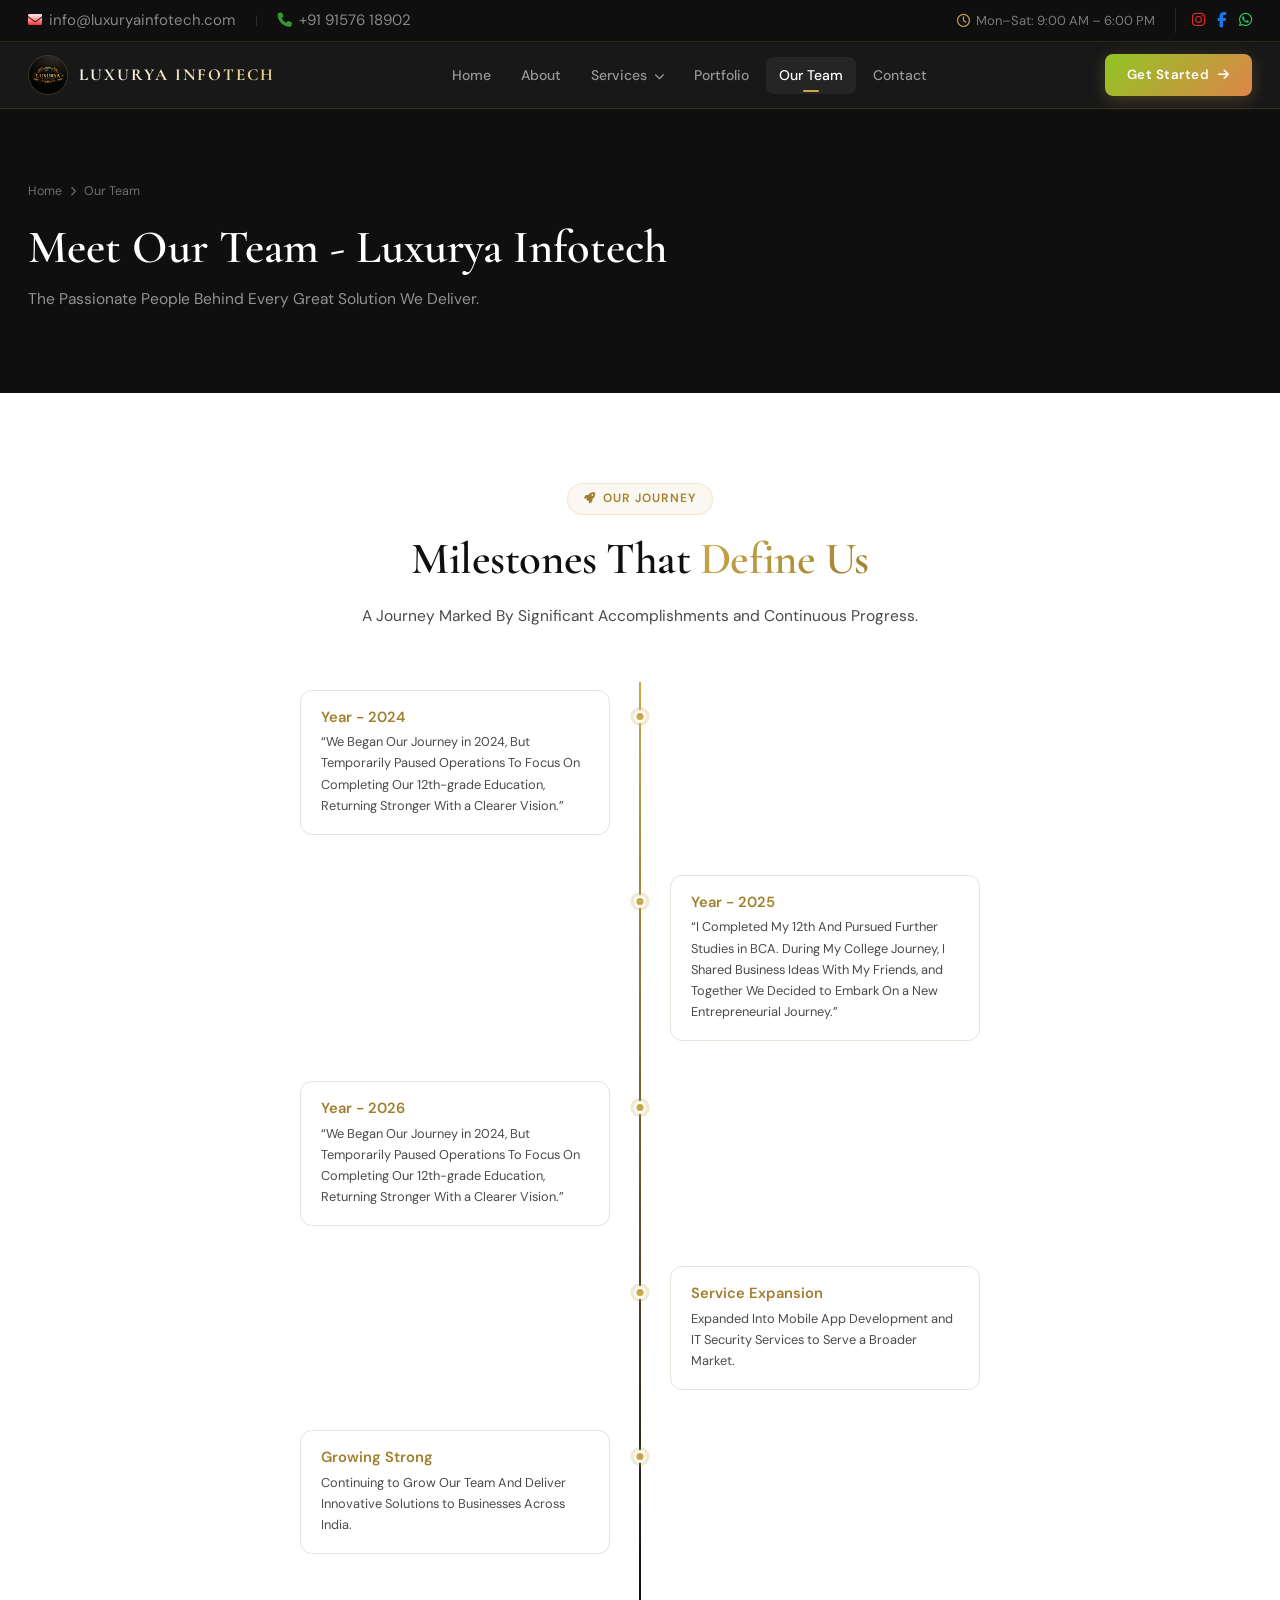
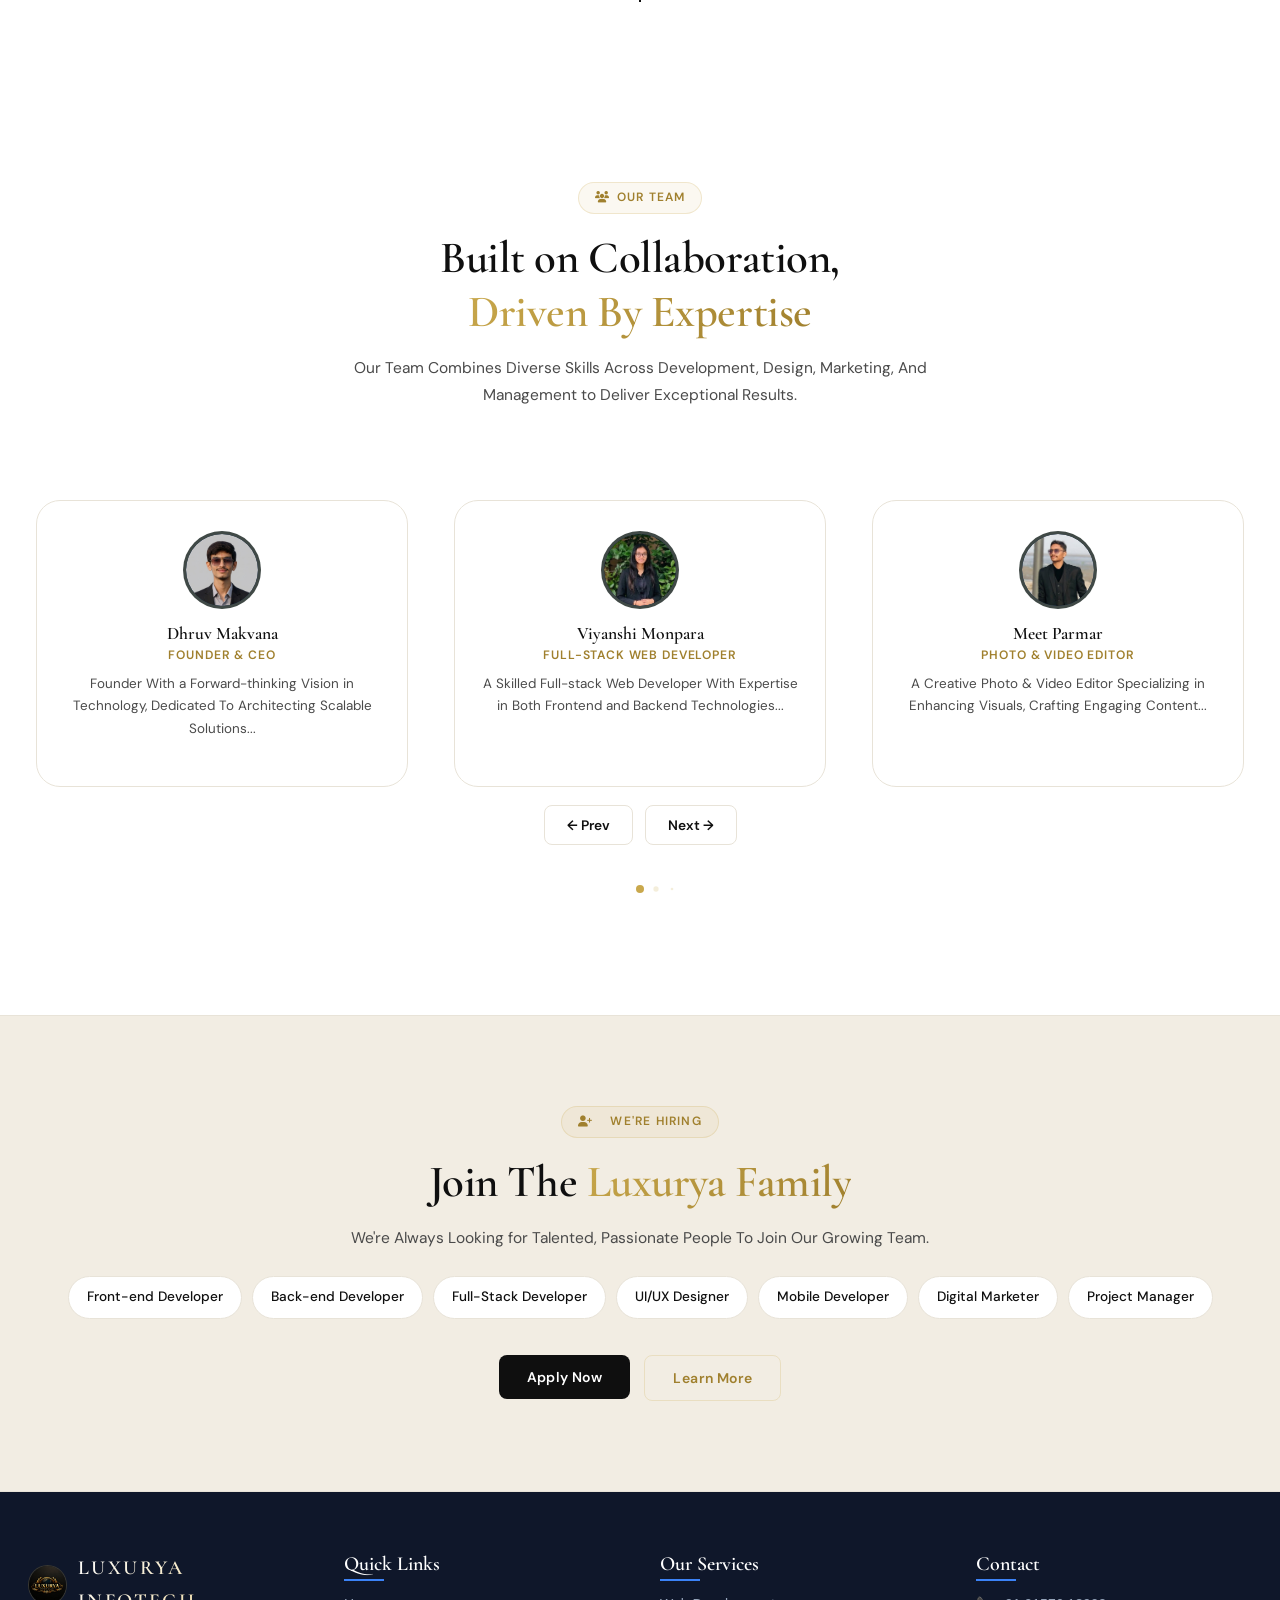
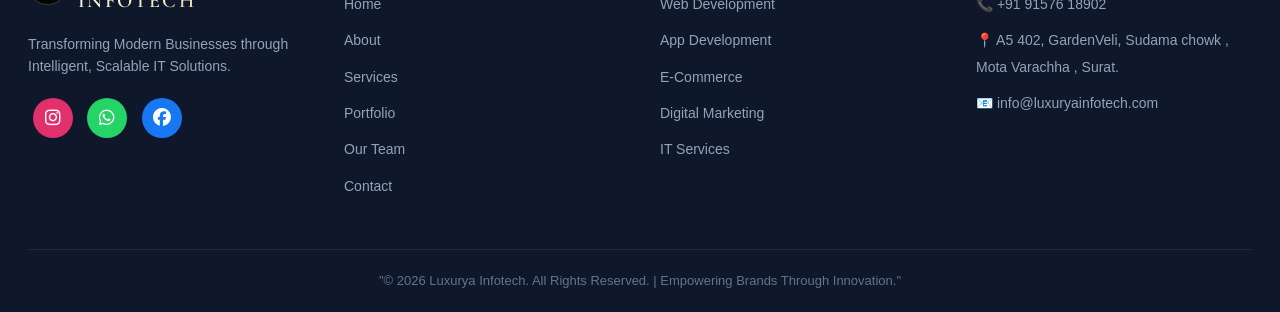
<file: team.html>
<!DOCTYPE html>
<html lang="en">

<head>
    <meta charset="UTF-8">
    <meta name="viewport" content="width=device-width, initial-scale=1.0">
    <title>Team | Luxurya Infotech</title>

    <meta name="description"
        content="Luxurya Infotech is a leading web development company in Surat offering MERN stack development, mobile apps, UI/UX design, and digital marketing services across India.">
    <meta name="keywords"
        content="Luxurya Infotech, web development company Surat, MERN stack developer India, app development company, digital marketing services India">
    <meta name="robots" content="index, follow">
    <meta name="author" content="Luxurya Infotech">
    <link rel="canonical" href="https://luxuryainfotech.com/">

    <!-- Favicon (use your own domain) -->
    <link rel="icon" type="image/png" href="https://luxuryainfotech.com/images/logo-img-1.jpg">

    <!-- Theme -->
    <meta name="theme-color" content="#0f172a">

    <!-- Open Graph -->
    <meta property="og:site_name" content="Luxurya Infotech">
    <meta property="og:type" content="website">
    <meta property="og:url" content="https://luxuryainfotech.com/">
    <meta property="og:image" content="https://luxuryainfotech.com/images/logo-img-1.jpg">
    <meta property="og:image" content="https://luxuryainfotech.com/images/og-banner.jpg">
    <meta property="og:title" content="Best Web Development Company in Surat | Luxurya Infotech">
    <meta property="og:description"
        content="Professional web development, app development & digital marketing services to grow your business.">
    <meta property="og:image" content="https://luxuryainfotech.com/images/logo-img-1.jpg">

    <!-- Twitter -->
    <meta name="twitter:card" content="summary_large_image">
    <meta name="twitter:title" content="Luxurya Infotech - IT Solutions Company">
    <meta name="twitter:description" content="Grow your business with modern web & app solutions.">
    <meta name="twitter:image" content="https://luxuryainfotech.com/images/logo-img-1.jpg">

    <!-- Local SEO -->
    <meta name="geo.region" content="IN-GJ">
    <meta name="geo.placename" content="Surat">
    <meta name="geo.position" content="21.1702;72.8311">
    <meta name="ICBM" content="21.1702, 72.8311">

    <!-- Fonts & CSS -->
    <link rel="preconnect" href="https://fonts.googleapis.com">
    <link rel="preconnect" href="https://fonts.gstatic.com" crossorigin>
    <link href="https://fonts.googleapis.com/css2?family=Plus+Jakarta+Sans:wght@300;400;500;600;700&display=swap"
        rel="stylesheet">
    <link rel="stylesheet" href="https://cdn.jsdelivr.net/npm/swiper@11/swiper-bundle.min.css">
    <link rel="stylesheet" href="https://cdnjs.cloudflare.com/ajax/libs/font-awesome/6.5.0/css/all.min.css">
    <script src="https://cdn.jsdelivr.net/npm/swiper@11/swiper-bundle.min.js"></script>
    <link rel="stylesheet" href="style.css">
</head>

<body>

    <!-- TOP BAR -->
    <div class="top-bar">
        <div class="container">
            <div class="top-bar-inner">
                <div class="top-info">
                    <a href="mailto:info@luxuryainfotech.com"><i style="background: linear-gradient( white, red);-webkit-background-clip: text; background-clip: text;
    -webkit-text-fill-color: transparent;" class="fas fa-envelope"></i>
                        info@luxuryainfotech.com</a>
                    <span class="separator">|</span>
                    <a href="tel:+919157618902"><i class="fas fa-phone-alt"
                            style="transform: scaleX(-1); color: #339933;"></i> +91 91576 18902</a>
                </div>
                <div class="top-right">
                    <span class="work-hours"><i class="far fa-clock"></i> Mon–Sat: 9:00 AM – 6:00 PM</span>
                    <div class="top-socials">
                        <a href="https://www.instagram.com/luxurya_infotech/"><i style="color: rgb(225, 40, 40);"
                                class="fab fa-instagram"></i></a>
                        <a href="https://www.facebook.com/profile.php?id=61570994831835"><i style="color: #1877F2;"
                                class="fab fa-facebook-f"></i></a>
                        <a href="https://wa.me/919157618902"><i style="color: #25D366;" class="fab fa-whatsapp"></i></a>
                    </div>
                </div>
            </div>
        </div>
    </div>

    <!-- NAVBAR -->
    <nav id="navbar">
        <div class="container">
            <div class="nav-inner">
                <a class="nav-logo" href="index.html">
                    <div class="logo-mark"><img style="width:40px;height:40px;" src="images/logo-img-1.jpg"
                            alt="Luxurya Infotech"></div>
                    <span>LUXURYA INFOTECH</span>
                </a>
                <div class="nav-links">
                    <a class="nav-link" href="index.html" data-page="home">Home</a>
                    <a class="nav-link" href="about.html" data-page="about">About</a>
                    <div class="nav-dropdown">
                        <a class="nav-link" href="services.html" data-page="services">Services <i
                                class="fas fa-chevron-down" style="font-size:.65rem;margin-left:3px"></i></a>
                        <div class="nav-dropdown-menu">
                            <div class="dropdown-item" onclick="location.href='services.html#web'"><i
                                    class="fas fa-globe"></i> Web Development</div>
                            <div class="dropdown-item" onclick="location.href='services.html#app'"><i
                                    class="fas fa-mobile-alt"></i> App Development</div>
                            <div class="dropdown-item" onclick="location.href='services.html#ecommerce'"><i
                                    class="fas fa-shopping-cart"></i> E-Commerce Systems</div>
                            <div class="dropdown-item" onclick="location.href='services.html#digital'"><i
                                    class="fas fa-chart-line"></i> Digital Marketing & SEO</div>
                            <div class="dropdown-item" onclick="location.href='services.html#it'"><i
                                    class="fas fa-shield-alt"></i> IT Support & Security</div>
                        </div>
                    </div>
                    <a class="nav-link" href="portfolio.html" data-page="portfolio">Portfolio</a>
                    <a class="nav-link active" href="team.html" data-page="team">Our Team</a>
                    <a class="nav-link" href="contact.html" data-page="contact">Contact</a>
                </div>
                <a class="btn btn-primary nav-cta" href="contact.html">Get Started <i
                        class="fas fa-arrow-right"></i></a>
                <button class="hamburger" aria-label="Menu"><span></span><span></span><span></span></button>
            </div>
        </div>
    </nav>
    <div class="mobile-menu" id="mobileMenu">
        <a class="mobile-nav-link" href="index.html"><i class="fas fa-home" style="color:#61DAFB"></i> Home</a>
        <a class="mobile-nav-link" href="about.html"><i class="fas fa-user" style="color:#61DAFB"></i> About</a>
        <a class="mobile-nav-link" href="services.html"><i class="fas fa-cogs" style="color:#61DAFB"></i> Services</a>
        <a class="mobile-nav-link" href="portfolio.html"><i class="fas fa-briefcase" style="color:#61DAFB"></i>
            Portfolio</a>
        <a class="mobile-nav-link" href="team.html"><i class="fas fa-users" style="color:#61DAFB"></i> Our Team</a>
        <a class="mobile-nav-link" href="contact.html"><i class="fas fa-envelope" style="color:#61DAFB"></i> Contact</a>
    </div>

    <!-- ============================
     TEAM PAGE
     ============================ -->
    <section class="page-hero">
        <div class="page-hero-bg"></div>
        <div class="container">
            <div class="breadcrumb"><span onclick="showPage('home')"><a href="index.html">Home</a></span><i
                    class="fas fa-chevron-right"></i><span>Our Team</span></div>
            <h1>Meet Our Team - Luxurya Infotech</h1>
            <p>The Passionate People Behind Every Great Solution We Deliver.</p>
        </div>
    </section>
    <!-- Timeline -->
    <section class="section">
        <div class="container">
            <div class="section-header centered fade-in">
                <div class="eyebrow"><i class="fas fa-rocket"></i>Our Journey</div>
                <h2 class="section-title">Milestones That <span class="hl">Define Us</span></h2>
                <p class="section-sub">A Journey Marked By Significant Accomplishments and Continuous Progress.</p>
            </div>
            <div class="timeline-modern fade-in">
                <div class="timeline-row left">
                    <div class="timeline-card">
                        <h3>Year - 2024</h3>
                        <p>“We Began Our Journey in 2024, But Temporarily Paused Operations To Focus On Completing
                            Our 12th-grade Education, Returning Stronger With a Clearer Vision.”</p>
                    </div>
                </div>
                <div class="timeline-row right">
                    <div class="timeline-card">
                        <h3>Year - 2025</h3>
                        <p>“I Completed My 12th And Pursued Further Studies in BCA. During My College Journey, I
                            Shared Business Ideas With My Friends, and Together We Decided to Embark On a New
                            Entrepreneurial Journey.”</p>
                    </div>
                </div>
                <div class="timeline-row left">
                    <div class="timeline-card">
                        <h3>Year - 2026</h3>
                        <p>“We Began Our Journey in 2024, But Temporarily Paused Operations To Focus On Completing
                            Our 12th-grade Education, Returning Stronger With a Clearer Vision.”</p>
                    </div>
                </div>
                <div class="timeline-row right">
                    <div class="timeline-card">
                        <h3>Service Expansion</h3>
                        <p>Expanded Into Mobile App Development and IT Security Services to Serve a Broader Market.
                        </p>
                    </div>
                </div>
                <div class="timeline-row left">
                    <div class="timeline-card">
                        <h3>Growing Strong</h3>
                        <p>Continuing to Grow Our Team And Deliver Innovative Solutions to Businesses Across India.
                        </p>
                    </div>
                </div>
            </div>
        </div>
    </section>
    <section class="section">
        <div class="container">
            <div class="section-header centered fade-in">
                <div class="eyebrow"><i class="fas fa-users"></i> Our Team</div>
                <h2 class="section-title">Built on Collaboration,<br><span class="hl">Driven By Expertise</span>
                </h2>
                <p class="section-sub">Our Team Combines Diverse Skills Across Development, Design, Marketing, And
                    Management to Deliver Exceptional Results.</p>
            </div>
            <div class="swiper myTeamSwiper">
                <div class="swiper-wrapper">
                    <div class="swiper-slide">
                        <div class="team-card">
                            <div class="avatar" style="background-color:#1a2e45;"><img src="images/dhruv-img-2.jpg"
                                    alt="dhruv"></div>
                            <h3>Dhruv Makvana</h3>
                            <h4>Founder & CEO</h4>
                            <p>Founder With a Forward-thinking Vision in Technology, Dedicated To Architecting
                                Scalable Solutions...</p>
                        </div>
                    </div>

                    <div class="swiper-slide">
                        <div class="team-card">
                            <div class="avatar" style="background-color:#1a2e45;"><img src="images/viyanshi-img-1.jpg"
                                    alt="Viyanshi"></div>
                            <h3>Viyanshi Monpara</h3>
                            <h4>Full-stack Web Developer</h4>
                            <p>A Skilled Full-stack Web Developer With Expertise in Both Frontend and Backend
                                Technologies...</p>
                        </div>
                    </div>

                    <div class="swiper-slide">
                        <div class="team-card">
                            <div class="avatar" style="background-color:#1a2e45;"><img src="images/meet-img-1.jpg"
                                    alt="Meet">
                            </div>
                            <h3>Meet Parmar</h3>
                            <h4>Photo & Video Editor</h4>
                            <p>A Creative Photo & Video Editor Specializing in Enhancing Visuals, Crafting Engaging
                                Content...</p>
                        </div>
                    </div>


                    <div class="swiper-slide">
                        <div class="team-card">
                            <div class="avatar" style="background-color:#1a2e45;"><img src="images/princy-img-1.jpg"
                                    alt="Princy">
                            </div>
                            <h3>Princy Malani</h3>
                            <h4>HR Manager</h4>
                            <p>Responsible For Managing Recruitment, Employee Relations, Performance Management...
                            </p>
                        </div>
                    </div>

                    <div class="swiper-slide">
                        <div class="team-card">
                            <div class="avatar" style="background-color:#1a2e45;"><img src="images/khushi-img-1.jpg"
                                    alt="Princy">
                            </div>
                            <h3>Khushi Ghadiya</h3>
                            <h4>Front-end Developer</h4>
                            <p>I Leverage Modern Frameworks and Tools to Accelerate Development And Deliver High-quality
                                Products...
                            </p>
                        </div>
                    </div>
                </div>

                <div class="team-nav">
                    <button class="btn1 swiper-button-prev-custom">← Prev</button>
                    <button class="btn2 swiper-button-next-custom">Next →</button>
                </div>

                <div class="swiper-pagination"></div>
            </div>
            <div id="full-team-grid" style="margin-top:24px"></div>
        </div>
    </section>
    <section class="cta-section">
        <div class="container" style="text-align:center">
            <div class="eyebrow" style="justify-content:center;"><i style="margin-right: 10px;"
                    class="fas fa-user-plus"></i>We're Hiring</div>
            <h2 class="section-title">Join The<span class="hl"> Luxurya Family</span></h2>
            <p class="section-sub" style="margin:0 auto 24px">We're Always Looking for Talented, Passionate People
                To Join Our Growing Team.</p>
            <div class="cta-roles">
                <span>Front-end Developer</span>
                <span>Back-end Developer</span>
                <span>Full-Stack Developer</span>
                <span>UI/UX Designer</span>
                <span>Mobile Developer</span>
                <span>Digital Marketer</span>
                <span>Project Manager</span>
            </div>
            <div style="display:flex;gap:14px;justify-content:center;flex-wrap:wrap">
                <a href="contact.html"><button class="btn btn-primary" onclick="showPage('contact')">Apply Now</button></a>
                <a href="services.html"><button class="btn btn-outline" onclick="showPage('about')">Learn
                        More</button></a>
            </div>
        </div>
    </section>
    <footer>
        <div class="container">
            <div class="footer-grid">
                <div class="footer-brand">
                    <div class="nav-logo" onclick="showPage('home')">
                        <div class="logo-mark"><img style="width:40px;height:40px;border-radius:50%"
                                src="images/logo-img-1.jpg" alt="text"></div>
                        <span>Luxurya Infotech</span>
                    </div>
                    <p>Transforming Modern Businesses through Intelligent, Scalable IT Solutions.</p>
                    <div class="footer-social"><a href="https://www.instagram.com/luxurya_infotech"
                            style="display:inline-block;width:40px;height:40px;line-height:40px;text-align:center;border-radius:50%;background:#E1306C;color:white;margin:5px;font-size:18px;">
                            <i class="fab fa-instagram"></i>
                        </a>

                        <a href="https://wa.me/919157618902"
                            style="display:inline-block;width:40px;height:40px;line-height:40px;text-align:center;border-radius:50%;background:#25D366;color:white;margin:5px;font-size:18px;">
                            <i class="fab fa-whatsapp"></i>
                        </a>

                        <a href="https://www.facebook.com/profile.php?id=61570994831835"
                            style="display:inline-block;width:40px;height:40px;line-height:40px;text-align:center;border-radius:50%;background:#1877F2;color:white;margin:5px;font-size:18px;">
                            <i class="fab fa-facebook"></i>
                        </a>
                    </div>
                </div>
                <div class="footer-col">
                    <h4>Quick Links</h4>
                    <ul>
                        <li><span onclick="showPage('home')"> <a href="index.html">Home</a></span></li>
                        <li><span onclick="showPage('about')"><a href="about.html">About</a></span></li>
                        <li><span onclick="showPage('services')"><a href="services.html">Services</a></span></li>
                        <li><span onclick="showPage('portfolio')"><a href="portfolio.html">Portfolio</a></span></li>
                        <li><span onclick="showPage('team')"><a href="team.html">Our Team</a></span></li>
                        <li><span onclick="showPage('contact')"><a href="contact.html">Contact</a></span></li>
                    </ul>
                </div>
                <div class="footer-col">
                    <h4>Our Services</h4>
                    <ul>
                        <li><span onclick="showServiceDetail('web')"><a href="services.html#web">Web
                                    Development</a></span></li>
                        <li><span onclick="showServiceDetail('app')"><a href="services.html#app">App
                                    Development</a></span></li>
                        <li><span onclick="showServiceDetail('ecommerce')"><a
                                    href="services.html#ecommerce">E-Commerce</a></span></li>
                        <li><span onclick="showServiceDetail('digital')"><a href="services.html#digital">Digital
                                    Marketing</a></span></li>
                        <li><span onclick="showServiceDetail('it')"><a href="services.html#it">IT
                                    Services</a></span></li>
                    </ul>
                </div>
                <div class="footer-col">
                    <h4>Contact</h4>
                    <ul>
                        <li><span><a href="tel:+919157618902">📞 +91 91576 18902</a></span></li>
                        <li><span>📍 A5 402, GardenVeli, Sudama chowk , Mota Varachha , Surat.</span></li>
                        <li><span><a href="mailto:info@luxuryainfotech.com">📧 info@luxuryainfotech.com</a></span>
                        </li>
                    </ul>
                </div>
            </div>
            <div class="footer-bottom">"© 2026 Luxurya Infotech. All Rights Reserved. | Empowering Brands Through
                Innovation."</div>
        </div>
    </footer>
    <script src="https://cdn.jsdelivr.net/npm/swiper@11/swiper-bundle.min.js"></script>
    <script src="script.js"></script>
    <script>
        document.addEventListener('DOMContentLoaded', function () {
            if (typeof Swiper !== 'undefined' && document.querySelector('.myTeamSwiper')) {
                new Swiper('.myTeamSwiper', {
                    slidesPerView: 1, spaceBetween: 30, loop: true, grabCursor: true, speed: 800,
                    autoplay: { delay: 3500, disableOnInteraction: false, pauseOnMouseEnter: true },
                    breakpoints: { 640: { slidesPerView: 1 }, 768: { slidesPerView: 2 }, 1024: { slidesPerView: 3 } },
                    pagination: { el: '.myTeamSwiper .swiper-pagination', clickable: true, dynamicBullets: true },
                    navigation: { nextEl: '.swiper-button-next-custom', prevEl: '.swiper-button-prev-custom' }
                });
            }
        });
    </script>
</body>

</html>
</file>
<file: style.css>
/* ============================================================
    LUXURYA INFOTECH — UNIFIED LUXURY DESIGN SYSTEM
   Single source of truth. No duplicate variables. No conflicts.
   Palette: Deep Charcoal + Warm Gold + Ivory
   Fonts  : Cormorant Garamond (display) + DM Sans (body)
============================================================ */

/* ── Google Fonts ── */
@import url("https://fonts.googleapis.com/css2?family=Cormorant+Garamond:ital,wght@0,300;0,400;0,600;0,700;1,400&family=DM+Sans:opsz,wght@9..40,300;9..40,400;9..40,500;9..40,600&display=swap");

/* ── Design Tokens ── */
:root {
  /* Core Palette */
  --ink: #0f0f0f;
  --ink-2: #1a1a1a;
  --ink-3: #2c2c2c;
  --gold: #c9a84c;
  --gold-lt: #e5c97a;
  --gold-dk: #a0802e;
  --gold-bg: rgba(201, 168, 76, 0.08);
  --gold-border: rgba(201, 168, 76, 0.22);
  --ivory: #faf8f3;
  --ivory-2: #f2ede3;
  --white: #ffffff;

  /* Text */
  --t-primary: #0f0f0f;
  --t-secondary: #4a4a4a;
  --t-muted: #888888;
  --t-light: rgba(255, 255, 255, 0.85);
  --t-dim: rgba(255, 255, 255, 0.5);

  /* Borders & Shadows */
  --border: #e8e3d8;
  --border-dk: #d4cec0;
  --border-gold: rgba(201, 168, 76, 0.25);
  --sh-xs: 0 1px 4px rgba(0, 0, 0, 0.06);
  --sh-sm: 0 2px 12px rgba(0, 0, 0, 0.08);
  --sh-md: 0 8px 32px rgba(0, 0, 0, 0.11);
  --sh-lg: 0 20px 60px rgba(0, 0, 0, 0.15);
  --sh-gold: 0 8px 28px rgba(201, 168, 76, 0.22);

  /* Radii */
  --r-sm: 8px;
  --r: 12px;
  --r-lg: 18px;
  --r-xl: 24px;

  /* Transitions */
  --ease: cubic-bezier(0.4, 0, 0.2, 1);
  --t: 0.25s;

  /* Fonts */
  --font-display: "Cormorant Garamond", Georgia, serif;
  --font-body: "DM Sans", "Plus Jakarta Sans", sans-serif;
}

/* ── Reset ── */
*,
*::before,
*::after {
  box-sizing: border-box;
  margin: 0;
  padding: 0;
}

html {
  scroll-behavior: smooth;
  font-size: 16px;
}

body {
  font-family: var(--font-body);
  color: var(--t-primary);
  overflow-x: hidden;
  line-height: 1.65;
  -webkit-font-smoothing: antialiased;
}

a {
  text-decoration: none;
  color: inherit;
}

ul {
  list-style: none;
}

img {
  max-width: 100%;
  display: block;
}

/* Scrollbar */
::-webkit-scrollbar {
  width: 5px;
}

::-webkit-scrollbar-track {
  background: var(--ivory);
}

::-webkit-scrollbar-thumb {
  background: var(--gold);
  border-radius: 99px;
}

/* ── Layout ── */
.container {
  width: 100%;
  max-width: 1500px;
  margin: 0 auto;
  padding: 0 28px;
}

.section {
  padding: 90px 0;
}

.section-sm {
  padding: 60px 0;
}

.section-alt {
  background: var(--ivory-2);
}

.section-dark {
  background: var(--ink);
}

/* ── Typography ── */
h1,
h2,
h3,
h4,
h5 {
  font-family: var(--font-display);
  color: var(--t-primary);
  line-height: 1.2;
}

.section-header {
  margin-bottom: 52px;
}

.section-header.centered {
  text-align: center;
}

.section-header.centered .section-sub {
  margin: 0 auto;
}

.eyebrow {
  display: inline-flex;
  align-items: center;
  gap: 7px;
  background: var(--gold-bg);
  border: 1px solid var(--gold-border);
  color: var(--gold-dk);
  padding: 5px 16px;
  border-radius: 99px;
  font-size: 0.75rem;
  font-weight: 600;
  text-transform: uppercase;
  letter-spacing: 0.1em;
  margin-bottom: 18px;
  font-family: var(--font-body);
}

.eyebrow i {
  font-size: 0.7rem;
}

.section-title {
  font-size: clamp(1.9rem, 3.5vw, 2.8rem);
  font-weight: 600;
  color: var(--t-primary);
  letter-spacing: -0.01em;
  margin-bottom: 16px;
}

.section-title .hl,
.section-title .grad {
  background: linear-gradient(135deg, var(--gold), var(--gold-dk));
  -webkit-background-clip: text;
  -webkit-text-fill-color: transparent;
  background-clip: text;
}

.section-sub {
  max-width: 580px;
  color: var(--t-secondary);
  font-size: 0.97rem;
  line-height: 1.75;
}

/* ── Buttons ── */
.btn {
  display: inline-flex;
  align-items: center;
  gap: 9px;
  padding: 13px 28px;
  border-radius: var(--r-sm);
  font-family: var(--font-body);
  font-weight: 600;
  font-size: 0.875rem;
  letter-spacing: 0.03em;
  cursor: pointer;
  border: none;
  transition: all var(--t) var(--ease);
  white-space: nowrap;
}

.btn i {
  font-size: 0.78rem;
  transition: transform var(--t) var(--ease);
}

.btn:hover i {
  transform: translateX(3px);
}

.btn-primary {
  background: var(--ink);
  color: var(--white);
}

.btn-primary:hover {
  background: var(--ink-3);
  transform: translateY(-2px);
  box-shadow: var(--sh-md);
}

.btn-accent {
  background: linear-gradient(135deg, var(--gold), var(--gold-dk));
  color: var(--white);
  box-shadow: var(--sh-gold);
}

.btn-accent:hover {
  background: linear-gradient(135deg, var(--gold-lt), var(--gold));
  transform: translateY(-2px);
  box-shadow: 0 12px 36px rgba(201, 168, 76, 0.32);
}

.btn-outline {
  background: transparent;
  color: var(--gold-dk);
  border: 1.5px solid var(--gold-border);
}

.btn-outline:hover {
  background: var(--gold-bg);
  border-color: var(--gold);
  color: var(--gold-dk);
}

.btn-ghost {
  background: rgba(255, 255, 255, 0.1);
  color: var(--white);
  border: 1.5px solid rgba(255, 255, 255, 0.25);
  backdrop-filter: blur(8px);
}

.btn-ghost:hover {
  background: rgba(255, 255, 255, 0.18);
  border-color: rgba(255, 255, 255, 0.5);
}

/* ── Animations ── */
.fade-in {
  opacity: 0;
  transform: translateY(22px);
  transition:
    opacity 0.55s var(--ease),
    transform 0.55s var(--ease);
}

.fade-in.visible {
  opacity: 1;
  transform: none;
}

/* ── Page Routing ── */
.page {
  display: none;
}

.page.active {
  display: block !important;
  animation: pageIn 0.2s var(--ease) both;
}

@keyframes pageIn {
  from {
    opacity: 0;
    transform: translateY(10px);
  }

  to {
    opacity: 1;
    transform: none;
  }
}

/* ============================================================
   TOP BAR
============================================================ */
.top-bar {
  background: var(--ink);
  border-bottom: 1px solid rgba(201, 168, 76, 0.15);
  padding: 8px 0;
  font-size: 0.8rem;
  font-family: var(--font-body);
}

.top-bar-inner {
  display: flex;
  justify-content: space-between;
  align-items: center;
  gap: 12px;
  flex-wrap: wrap;
}

.top-info {
  display: flex;
  align-items: center;
  gap: 16px;
}

.top-info a {
  color: rgba(255, 255, 255, 0.5);
  display: inline-flex;
  align-items: center;
  gap: 7px;
  font-size: 15px;
  transition: color var(--t) var(--ease);
}

.top-info a i {
  font-size: 0.9rem;
}

.top-info a:hover {
  color: var(--white);
}

.separator {
  color: rgba(255, 255, 255, 0.12);
  margin: 0 4px;
}

.top-right {
  display: flex;
  align-items: center;
  gap: 20px;
}

.work-hours {
  color: rgba(255, 255, 255, 0.45);
  display: flex;
  font-size: 13px;
  align-items: center;
  gap: 6px;
}

.work-hours i {
  color: var(--gold);
}

.top-socials {
  display: flex;
  gap: 12px;
  border-left: 1px solid rgba(255, 255, 255, 0.1);
  padding-left: 16px;
}

.top-socials a {
  color: rgba(255, 255, 255, 0.4);
  font-size: 0.95rem;
  transition:
    color var(--t) var(--ease),
    transform var(--t) var(--ease);
}

.top-socials a:hover {
  color: var(--gold);
  transform: translateY(-2px);
}

@media (max-width: 743px) {
  .top-bar {
    display: none;
  }
}

/* ============================================================
   NAVBAR
============================================================ */
#navbar {
  position: sticky;
  top: 0;
  width: 100%;
  z-index: 1000;
  background: rgba(15, 15, 15, 0.96);
  border-bottom: 1px solid rgba(201, 168, 76, 0.18);
  padding: 0;
  transition: box-shadow var(--t) var(--ease);
}

#navbar.scrolled {
  box-shadow: 0 4px 30px rgba(0, 0, 0, 0.4);
}

.nav-inner {
  display: flex;
  align-items: center;
  justify-content: space-between;
  height: 66px;
}

.nav-logo {
  display: flex;
  align-items: center;
  gap: 11px;
  cursor: pointer;
  transition: opacity var(--t) var(--ease);
}

.nav-logo:hover {
  opacity: 0.85;
}

.logo-mark img {
  border-radius: 50%;
  border: 1.5px solid var(--gold-border);
  object-fit: cover;
}

.nav-logo span {
  font-family: var(--font-display);
  font-weight: 700;
  font-size: 1.05rem;
  letter-spacing: 0.12em;
  text-transform: uppercase;
  background: linear-gradient(135deg, var(--white), var(--gold-lt));
  -webkit-background-clip: text;
  -webkit-text-fill-color: transparent;
  background-clip: text;
}

.nav-links {
  display: flex;
  align-items: center;
  gap: 4px;
}

.nav-link {
  color: rgba(255, 255, 255, 0.55);
  font-size: 0.875rem;
  font-weight: 500;
  cursor: pointer;
  padding: 7px 13px;
  border-radius: var(--r-sm);
  transition: all var(--t) var(--ease);
  position: relative;
  font-family: var(--font-body);
}

.nav-link:hover,
.nav-link.active {
  color: var(--white);
  background: rgba(255, 255, 255, 0.06);
}

.nav-link.active::after {
  content: "";
  position: absolute;
  bottom: 2px;
  left: 50%;
  transform: translateX(-50%);
  width: 16px;
  height: 2px;
  background: var(--gold);
  border-radius: 2px;
}

/* Dropdown */
.nav-dropdown {
  position: relative;
}

.nav-dropdown-menu {
  position: absolute;
  top: calc(100% + 12px);
  left: 0;
  background: var(--ink-2);
  border: 1px solid rgba(201, 168, 76, 0.2);
  border-radius: var(--r);
  padding: 10px;
  min-width: 220px;
  opacity: 0;
  visibility: hidden;
  transform: translateY(8px);
  transition: all var(--t) var(--ease);
  box-shadow: var(--sh-lg);
  z-index: 200;
}

.nav-dropdown:hover .nav-dropdown-menu {
  opacity: 1;
  visibility: visible;
  transform: translateY(0);
}

.dropdown-item {
  display: flex;
  align-items: center;
  gap: 11px;
  padding: 10px 12px;
  border-radius: var(--r-sm);
  color: rgba(255, 255, 255, 0.55);
  font-size: 0.86rem;
  cursor: pointer;
  transition: all var(--t) var(--ease);
  font-family: var(--font-body);
}

.dropdown-item i {
  color: var(--gold);
  width: 14px;
  font-size: 0.8rem;
}

.dropdown-item:hover {
  background: rgba(201, 168, 76, 0.08);
  color: var(--white);
}

/* Nav CTA */
.nav-cta {
  background: linear-gradient(135deg, #90c522, #de854a);
  color: var(--white) !important;
  padding: 10px 22px !important;
  border-radius: var(--r-sm) !important;
  font-weight: 600;
  font-size: 0.83rem;
  letter-spacing: 0.04em;
  box-shadow: 0 4px 16px rgba(201, 168, 76, 0.25);
  transition: all var(--t) var(--ease) !important;
  -webkit-text-fill-color: var(--white) !important;
}

.nav-cta:hover {
  background: linear-gradient(135deg, #16a34a, #22c55e);
  transform: translateY(-2px) !important;
  box-shadow: var(--sh-gold) !important;
  filter: brightness(1.08);
}

/* Hamburger */
.hamburger {
  display: none;
  flex-direction: column;
  justify-content: space-between;
  width: 26px;
  height: 18px;
  background: transparent;
  border: none;
  cursor: pointer;
  padding: 0;
  z-index: 2001;
}

.hamburger span {
  display: block;
  width: 100%;
  height: 2px;
  background: linear-gradient(90deg, var(--gold), var(--gold-lt));
  border-radius: 2px;
  transition: all 0.3s ease;
}

.hamburger.open span:nth-child(1) {
  transform: translateY(8px) rotate(45deg);
}

.hamburger.open span:nth-child(2) {
  opacity: 0;
}

.hamburger.open span:nth-child(3) {
  transform: translateY(-8px) rotate(-45deg);
}

@media (max-width: 950px) {
  .nav-links,
  .nav-cta {
    display: none;
  }

  .hamburger {
    display: flex;
  }
}

/* Mobile Menu */
.mobile-menu {
  display: none;
  position: fixed;
  top: 66px;
  left: 0;
  right: 0;
  background: var(--ink-2);
  border-bottom: 1px solid var(--gold-border);
  box-shadow: var(--sh-lg);
  padding: 14px 20px 20px;
  z-index: 1100;
  flex-direction: column;
  gap: 3px;
}

.mobile-menu.open {
  display: flex;
}

.mobile-nav-link {
  display: block;
  padding: 11px 14px;
  font-size: 0.9rem;
  font-weight: 500;
  color: rgba(255, 255, 255, 0.6);
  border-radius: var(--r-sm);
  cursor: pointer;
  transition: all var(--t) var(--ease);
  font-family: var(--font-body);
}

.mobile-nav-link:hover {
  background: rgba(201, 168, 76, 0.08);
  color: var(--white);
}

.mobile-submenu {
  padding-left: 14px;
  border-left: 2px solid var(--gold-border);
  margin: 4px 0 4px 14px;
  display: flex;
  flex-direction: column;
  gap: 1px;
}

/* ============================================================
   HERO SECTION
============================================================ */
#hero {
  position: relative;
  min-height: 88vh;
  display: flex;
  background-image: url("https://i.pinimg.com/1200x/3c/70/4b/3c704b5bfe6865cd1bcddfd981bb6e0b.jpg");
  background-size: cover;
  background-repeat: no-repeat;
  align-items: center;
  justify-content: center;
  overflow: hidden;
  text-align: center;
  padding: 80px 28px 100px;
}

#hero .hero-bg-img {
  position: absolute;
  inset: 0;
  opacity: 0.18;
}

.hero-bg {
  position: absolute;
  inset: 0;
  pointer-events: none;
}

.hero-bg::before {
  content: "";
  position: absolute;
  width: 600px;
  height: 600px;
  border-radius: 50%;
  background: radial-gradient(
    circle,
    rgba(201, 168, 76, 0.12) 0%,
    transparent 70%
  );
  top: -150px;
  right: -150px;
}

.hero-bg::after {
  content: "";
  position: absolute;
  width: 400px;
  height: 400px;
  border-radius: 50%;
  background: radial-gradient(
    circle,
    rgba(201, 168, 76, 0.07) 0%,
    transparent 70%
  );
  bottom: -80px;
  left: -80px;
}

.hero-content {
  position: relative;
  z-index: 2;
  max-width: 800px;
}

.hero-badge {
  display: inline-flex;
  align-items: center;
  gap: 8px;
  background: rgba(201, 168, 76, 0.1);
  border: 1px solid rgba(201, 168, 76, 0.28);
  border-radius: 99px;
  padding: 6px 18px;
  font-size: 0.77rem;
  font-weight: 600;
  color: var(--gold-lt);
  margin-bottom: 26px;
  letter-spacing: 0.1em;
  text-transform: uppercase;
  font-family: var(--font-body);
}

.hero-badge-dot {
  width: 7px;
  height: 7px;
  border-radius: 50%;
  background: #4ade80;
  box-shadow: 0 0 0 3px rgba(74, 222, 128, 0.25);
  animation: pulse 2s infinite;
}

@keyframes pulse {
  0%,
  100% {
    box-shadow: 0 0 0 3px rgba(74, 222, 128, 0.25);
  }

  50% {
    box-shadow: 0 0 0 7px rgba(74, 222, 128, 0.08);
  }
}

.hero-title {
  font-family: var(--font-display);
  font-size: clamp(2.4rem, 6vw, 4.4rem);
  font-weight: 600;
  color: var(--white);
  line-height: 1.13;
  margin-bottom: 22px;
  letter-spacing: -0.01em;
}

.hero-title .grad {
  background: linear-gradient(135deg, var(--gold-lt), var(--gold));
  -webkit-background-clip: text;
  -webkit-text-fill-color: transparent;
  background-clip: text;
}

.hero-sub {
  font-size: 1.05rem;
  color: rgba(255, 255, 255, 0.65);
  max-width: 560px;
  margin: 0 auto 40px;
  line-height: 1.8;
}

.hero-btns {
  display: flex;
  justify-content: center;
  gap: 14px;
  flex-wrap: wrap;
  margin-bottom: 64px;
}

.hero-stats {
  display: grid;
  grid-template-columns: repeat(4, 1fr);
  gap: 1px;
  max-width: 600px;
  margin: 0 auto;
  background: rgba(255, 255, 255, 0.06);
  border: 1px solid rgba(255, 255, 255, 0.08);
  border-radius: var(--r);
  overflow: hidden;
}

.hero-stat {
  padding: 20px 14px;
  background: rgba(255, 255, 255, 0.03);
  text-align: center;
}

.hero-stat .num {
  font-family: var(--font-display);
  font-size: 2.1rem;
  font-weight: 700;
  color: var(--gold-lt);
  display: block;
}

.hero-stat .lbl {
  font-size: 0.72rem;
  color: rgba(255, 255, 255, 0.45);
  margin-top: 4px;
  line-height: 2.2;
  font-family: var(--font-body);
}

/* ============================================================
   SERVICES
============================================================ */
.services-grid {
  display: grid;
  grid-template-columns: repeat(3, 1fr);
  gap: 20px;
}

.service-card {
  background: var(--white);
  border: 1px solid var(--border);
  border-radius: var(--r-lg);
  padding: 30px 26px;
  cursor: pointer;
  transition: all var(--t) var(--ease);
  position: relative;
  overflow: hidden;
  height: 100%;
}

.service-card::before {
  content: "";
  position: absolute;
  top: 0;
  left: 0;
  right: 0;
  height: 3px;
  background: linear-gradient(90deg, var(--gold), var(--gold-dk));
  opacity: 0;
  transition: opacity var(--t) var(--ease);
}

.service-card:hover {
  border-color: var(--gold-border);
  box-shadow: var(--sh-md);
  transform: translateY(-8px);
}

.service-card:hover::before {
  opacity: 1;
}

.sc-icon {
  width: 50px;
  height: 50px;
  border-radius: 11px;
  background: var(--gold-bg);
  border: 1px solid var(--gold-border);
  display: flex;
  align-items: center;
  justify-content: center;
  color: var(--gold-dk);
  font-size: 1.2rem;
  margin-bottom: 18px;
}

.service-card h3 {
  font-family: var(--font-display);
  font-size: 1.18rem;
  font-weight: 600;
  color: var(--t-primary);
  margin-bottom: 10px;
}

.service-card p {
  font-size: 0.875rem;
  color: var(--t-secondary);
  line-height: 1.7;
}

.sc-link {
  display: inline-flex;
  align-items: center;
  gap: 6px;
  color: var(--gold-dk);
  font-size: 0.8rem;
  font-weight: 600;
  margin-top: 18px;
  transition: gap var(--t) var(--ease);
  font-family: var(--font-body);
}

.service-card:hover .sc-link {
  gap: 10px;
}

.service-card.custom-card {
  background: linear-gradient( black);
  color: #ffffff;
  border: 1px solid;
  border-color: rgba(201, 168, 76, 0.25);
}

/* Text */
.service-card.custom-card h3 {
  color: #facc15;
}

.service-card.custom-card p {
  color: #9ca3af;
}

/* Icon */
.service-card.custom-card .sc-icon {
  background: rgba(212, 175, 55, 0.15);
  color: #d4af37;
}

/* Link */
.service-card.custom-card .sc-link {
  color: #facc15;
}

/* ============================================================
   WHY CHOOSE US
============================================================ */
.why-section {
  background: var(--ivory-2);
}

.why-grid {
  display: grid;
  grid-template-columns: 1fr 1fr;
  gap: 64px;
  margin-top: 30px;
  align-items: center;
}

.why-list {
  display: flex;
  flex-direction: column;
  gap: 14px;
  margin-top: 28px;
}

.why-item {
  display: flex;
  gap: 15px;
  align-items: flex-start;
  background: var(--white);
  border: 1px solid var(--border);
  border-radius: var(--r);
  padding: 17px 18px;
  transition: all var(--t) var(--ease);
}

.why-item:hover {
  border-color: var(--gold-border);
  box-shadow: var(--sh-sm);
}

.why-icon {
  width: 40px;
  height: 40px;
  min-width: 40px;
  border-radius: 10px;
  background: linear-gradient(135deg, var(--gold), var(--gold-dk));
  display: flex;
  align-items: center;
  justify-content: center;
  color: var(--white);
  font-size: 0.95rem;
}

.why-item h4 {
  font-family: var(--font-body);
  font-size: 0.9rem;
  font-weight: 600;
  color: var(--t-primary);
  margin-bottom: 4px;
}

.why-item p {
  font-size: 0.82rem;
  color: var(--t-secondary);
  line-height: 1.65;
}

.why-right {
  display: grid;
  grid-template-columns: 1fr 1fr;
  gap: 16px;
  margin-top: 35px;
}

.why-card {
  background: var(--white);
  border: 1px solid var(--border);
  border-radius: var(--r);
  padding: 28px 22px;
  text-align: center;
  transition: all var(--t) var(--ease);
}

.why-card:hover {
  border-color: var(--gold-border);
  box-shadow: var(--sh-sm);
  transform: translateY(-2px);
}

.why-card .num {
  font-family: var(--font-display);
  font-size: 2.4rem;
  font-weight: 700;
  color: var(--gold-dk);
  line-height: 1;
}

.why-card .lbl {
  font-size: 0.78rem;
  color: var(--t-muted);
  font-weight: 500;
  line-height: 1.4;
  margin-top: 6px;
  font-family: var(--font-body);
}

/* ============================================================
   TECH STACK
============================================================ */
.tech-section {
  display: flex;
  flex-direction: column;
  gap: 24px;
  margin-top: 8px;
}

.tech-group {
  background: var(--white);
  border: 1px solid var(--border);
  border-radius: var(--r);
  padding: 22px 26px;
}

.tech-group h2 {
  font-family: var(--font-body);
  font-size: 0.76rem;
  font-weight: 600;
  text-transform: uppercase;
  letter-spacing: 0.1em;
  color: var(--t-muted);
  margin-bottom: 14px;
}

.tech-row {
  display: flex;
  flex-wrap: wrap;
  gap: 9px;
}

.tech-badge {
  display: inline-flex;
  align-items: center;
  gap: 7px;
  background: var(--ivory);
  border: 1px solid var(--border);
  border-radius: var(--r-sm);
  padding: 7px 13px;
  font-size: 0.82rem;
  font-weight: 500;
  color: var(--t-primary);
  transition: all var(--t) var(--ease);
  font-family: var(--font-body);
}

.tech-badge:hover {
  border-color: var(--gold-border);
  background: var(--gold-bg);
  transform: translateY(-1px);
}

/* ============================================================
   PROCESS
============================================================ */
.process-grid {
  display: grid;
  grid-template-columns: repeat(4, 1fr);
  gap: 20px;
  position: relative;
}

.process-grid::before {
  content: "";
  position: absolute;
  top: 38px;
  left: 12%;
  right: 12%;
  height: 1px;
  background: linear-gradient(
    90deg,
    transparent,
    var(--border-dk),
    transparent
  );
}

.process-step {
  background: var(--white);
  border: 1px solid var(--border);
  border-radius: var(--r);
  padding: 28px 22px;
  text-align: center;
  transition: all var(--t) var(--ease);
}

.process-step:hover {
  border-color: var(--gold-border);
  box-shadow: var(--sh-sm);
  transform: translateY(-4px);
}

.step-num {
  font-family: var(--font-display);
  font-size: 1.5rem;
  font-weight: 700;
  color: var(--gold-dk);
  background: var(--gold-bg);
  width: 50px;
  height: 50px;
  border-radius: 50%;
  display: flex;
  align-items: center;
  justify-content: center;
  margin: 0 auto 14px;
  border: 1.5px solid var(--gold-border);
}

.process-step h3 {
  font-family: var(--font-body);
  font-size: 0.93rem;
  font-weight: 600;
  color: var(--t-primary);
  margin-bottom: 8px;
}

.process-step p {
  font-size: 0.82rem;
  color: var(--t-secondary);
  line-height: 1.65;
}

/* ============================================================
   GLOBAL REACH / MINI STAT CARDS
============================================================ */
.section-global {
  background: var(--ivory-2);
}

.global-flex {
  display: flex;
  align-items: center;
  gap: 60px;
  flex-wrap: wrap;
}

.global-content {
  flex: 1;
  min-width: 280px;
}

.global-content .eyebrow {
  color: var(--gold-dk);
}

.global-content .section-title {
  font-size: clamp(1.7rem, 3vw, 2.4rem);
}

.success-list {
  margin-top: 24px;
}

.success-list li {
  display: flex;
  align-items: center;
  gap: 10px;
  font-size: 0.92rem;
  font-weight: 500;
  color: var(--t-primary);
  margin-bottom: 12px;
  transition: transform var(--t) var(--ease);
}

.success-list li:hover {
  transform: translateX(6px);
}

.success-list li i {
  color: var(--gold);
}

.global-cards {
  flex: 1;
  min-width: 280px;
  display: grid;
  grid-template-columns: 1fr 1fr;
  gap: 18px;
}

.mini-stat-card {
  background: var(--white);
  border: 1px solid var(--border);
  border-radius: var(--r-lg);
  padding: 28px 22px;
  text-align: center;
  transition: all var(--t) var(--ease);
}

.mini-stat-card:hover {
  transform: translateY(-6px);
  box-shadow: var(--sh-md);
  border-color: var(--gold-border);
}

.mini-stat-card i {
  font-size: 1.6rem;
  color: var(--gold);
  background: var(--gold-bg);
  width: 58px;
  height: 58px;
  line-height: 58px;
  border-radius: 50%;
  margin-bottom: 14px;
  display: block;
  margin-left: auto;
  margin-right: auto;
  transition: all var(--t) var(--ease);
}

.mini-stat-card:hover i {
  background: var(--gold);
  color: var(--white);
}

.mini-stat-card h4 {
  font-size: 0.95rem;
  font-weight: 600;
  color: var(--t-primary);
  margin-bottom: 6px;
  font-family: var(--font-body);
}

.mini-stat-card p {
  font-size: 0.82rem;
  color: var(--t-secondary);
  line-height: 1.5;
}

/* ============================================================
   TESTIMONIALS
============================================================ */
.testimonial-section {
  padding: 90px 0;
  background: var(--ink);
  overflow: hidden;
}

.testimonial-section .section-header {
  text-align: center;
  margin-bottom: 52px;
}

.testimonial-section .section-header h2 {
  font-family: var(--font-display);
  font-size: clamp(1.8rem, 3.5vw, 2.6rem);
  font-weight: 600;
  color: var(--white);
  margin-bottom: 10px;
}

.testimonial-section .section-header p {
  color: rgba(255, 255, 255, 0.5);
  font-size: 0.97rem;
  font-family: var(--font-body);
}

.testimonial-swiper {
  padding: 30px 20px 60px !important;
}

.testimonial-card {
  background: rgba(255, 255, 255, 0.04);
  border: 1px solid rgba(201, 168, 76, 0.18);
  border-radius: var(--r-xl);
  padding: 34px 28px;
  height: 100%;
  display: flex;
  flex-direction: column;
  transition: all var(--t) var(--ease);
}

.testimonial-card:hover {
  background: rgba(255, 255, 255, 0.07);
  border-color: rgba(201, 168, 76, 0.35);
}

.quote-icon {
  font-family: Georgia, serif;
  font-size: 4.5rem;
  color: var(--gold);
  margin-top: 10px;
  opacity: 0.35;
  line-height: 0.8;
  margin-bottom: 10px;
}

.review-text {
  font-size: 0.95rem;
  color: rgba(255, 255, 255, 0.75);
  line-height: 1.75;
  margin-bottom: 26px;
  flex-grow: 1;
  font-style: italic;
}

.client-info {
  display: flex;
  align-items: center;
  gap: 14px;
  border-top: 1px solid rgba(255, 255, 255, 0.07);
  padding-top: 22px;
}

.client-img {
  width: 50px;
  height: 50px;
  border-radius: 50%;
  object-fit: cover;
  border: 2px solid var(--gold);
}

.client-name {
  display: block;
  font-weight: 600;
  color: var(--white);
  font-size: 0.9rem;
  font-family: var(--font-body);
}

.client-role {
  font-size: 0.78rem;
  color: var(--gold-lt);
  font-family: var(--font-body);
}

.swiper-button-next,
.swiper-button-prev {
  color: var(--gold) !important;
  background: rgba(201, 168, 76, 0.12);
  width: 90px !important;
  height: 46px !important;
  border-radius: 50%;
  border: 1px solid var(--gold-border);
}

.swiper-button-next:after,
.swiper-button-prev:after {
  font-size: 16px !important;
}

.swiper-pagination-bullet {
  background: var(--gold) !important;
}

/* MAIN SWIPER FIX */
.testimonial-swiper {
  width: 100%;
  overflow: hidden;
}

.testimonial-swiper .swiper-wrapper {
  display: flex;
  flex-wrap: nowrap !important; /* ❗ prevent going to next line */
}

.testimonial-swiper .swiper-slide {
  width: 320px !important; /* ❗ fixed card width */
  flex-shrink: 0 !important;
  height: auto;
}

/* Optional smooth spacing */
.testimonial-swiper {
  padding: 30px 10px 60px !important;
}

/* Wrapper for center alignment */
.swiper-nav-wrapper {
  display: flex;
  justify-content: center;
  align-items: center;
  gap: 20px;
  margin-top: 30px;
}

/* Buttons */
.swiper-button-prev,
.swiper-button-next {
  position: static !important; /* ❗ remove default absolute */
  width: 60px;
  padding: 0 20px;
  border-radius: 30px;
  background: rgba(201, 168, 76, 0.15);
  border: 1px solid rgba(201, 168, 76, 0.4);
  font-size: 14px;
  font-weight: 500;
  display: flex;
  align-items: center;
  justify-content: center;
  cursor: pointer;
  transition: all 0.3s ease;
}

/* Remove default arrow */
.swiper-button-prev::after,
.swiper-button-next::after {
  display: none;
}

/* Hover Effect */
.swiper-button-prev:hover,
.swiper-button-next:hover {
  color: #000;
  width: 100px;
  transform: translateY(-2px);
}

/* ===== Tablet (1024px) ===== */
@media (max-width: 1024px) {
  .testimonial-section {
    padding: 70px 0;
  }

  .testimonial-card {
    padding: 20px 15px;
  }

  .testimonial-swiper .swiper-slide {
    width: 300px !important;
  }
}

/* ===== Mobile (768px) ===== */
@media (max-width: 768px) {
  .testimonial-section {
    padding: 60px 0;
  }

  .testimonial-section .section-header h2 {
    font-size: 1.6rem;
  }

  .testimonial-section .section-header p {
    font-size: 0.9rem;
  }

  .testimonial-card {
    padding: 24px 18px;
  }

  .testimonial-swiper {
    padding: 20px 10px 50px !important;
  }

  .testimonial-swiper .swiper-slide {
    width: 260px !important;
  }

  .review-text {
    font-size: 0.9rem;
  }

  .client-img {
    width: 42px;
    height: 42px;
  }
}

/* ===== Small Mobile (480px) ===== */
@media (max-width: 500px) {
  .testimonial-section {
    padding: 50px 0;
  }

  .testimonial-swiper .swiper-slide {
    width: 100% !important; /* full width feel */
  }

  .testimonial-card {
    padding: 20px 16px;
  }

  .quote-icon {
    font-size: 3rem;
  }

  /* Buttons smaller */
  .swiper-button-prev,
  .swiper-button-next {
    width: 50px;
    height: 40px;
    font-size: 12px;
  }

  .swiper-nav-wrapper {
    gap: 10px;
  }
}

/* ============================================================
   CTA BAND
============================================================ */
.cta-band {
  background: var(--ink);
  border: 1px solid rgba(201, 168, 76, 0.2);
  border-radius: var(--r-xl);
  padding: 56px 48px;
  text-align: center;
  margin-top: 72px;
  position: relative;
  overflow: hidden;
}

.cta-band::before {
  content: "";
  position: absolute;
  width: 400px;
  height: 400px;
  border-radius: 50%;
  background: radial-gradient(
    circle,
    rgba(201, 168, 76, 0.1) 0%,
    transparent 70%
  );
  top: -100px;
  right: -100px;
  pointer-events: none;
}

.cta-band h2 {
  font-size: clamp(1.6rem, 3vw, 2.2rem);
  color: var(--white);
  font-weight: 600;
  margin-bottom: 10px;
  position: relative;
  z-index: 1;
}

.cta-band p {
  color: rgba(255, 255, 255, 0.6);
  margin-bottom: 32px;
  font-size: 0.97rem;
  position: relative;
  z-index: 1;
}

.cta-band .btn {
  position: relative;
  z-index: 1;
}

/* CTA Section (team page) */
.cta-section {
  background: var(--ivory-2);
  padding: 90px 0;
  border-top: 1px solid var(--border);
  border-bottom: 1px solid var(--border);
}

.cta-roles {
  display: flex;
  justify-content: center;
  gap: 10px;
  flex-wrap: wrap;
  margin-bottom: 36px;
}

.cta-roles span {
  background: var(--white);
  color: var(--t-primary);
  padding: 9px 18px;
  border-radius: 99px;
  font-size: 0.85rem;
  font-weight: 500;
  border: 1px solid var(--border);
  transition: all var(--t) var(--ease);
  cursor: default;
  font-family: var(--font-body);
}

.cta-roles span:hover {
  border-color: var(--gold-border);
  color: var(--gold-dk);
  background: var(--gold-bg);
  transform: translateY(-2px);
}

/* ===== Tablet (1024px) ===== */
@media (max-width: 1024px) {
  .cta-section {
    padding: 70px 20px;
  }

  .cta-roles {
    gap: 8px;
    margin-bottom: 30px;
  }

  .cta-roles span {
    font-size: 0.82rem;
    padding: 8px 16px;
  }
}

/* ===== Mobile (768px) ===== */
@media (max-width: 768px) {
  .cta-section {
    padding: 60px 15px;
    text-align: center;
  }

  .cta-roles {
    gap: 8px;
    margin-bottom: 24px;
  }

  .cta-roles span {
    font-size: 0.8rem;
    padding: 7px 14px;
  }
}

/* ===== Small Mobile (480px) ===== */
@media (max-width: 480px) {
  .cta-section {
    padding: 50px 12px;
  }

  .cta-roles {
    gap: 6px;
  }

  .cta-roles span {
    font-size: 0.75rem;
    padding: 6px 12px;
  }
}

/* ============================================================
   FOOTER
============================================================ */
/* ===== PREMIUM FOOTER BASE ===== */
/* ===== Footer Base ===== */
footer {
  background: #0f172a; /* dark navy */
  color: #cbd5e1;
  padding: 60px 0 20px;
  font-family: "Poppins", sans-serif;
}

/* Grid Layout */
.footer-grid {
  display: grid;
  grid-template-columns: repeat(auto-fit, minmax(220px, 1fr));
  gap: 40px;
}

/* Brand Section */
.footer-brand span {
  font-size: 20px;
  font-weight: 600;
  color: #ffffff;
}

.footer-brand p {
  margin: 15px 0;
  line-height: 1.6;
  font-size: 14px;
  color: #94a3b8;
}

/* Headings */
.footer-col h4 {
  color: #ffffff;
  margin-bottom: 15px;
  font-size: 20px;
  font-weight: 600;
  position: relative;
}

.footer-col h4::after {
  content: "";
  width: 40px;
  height: 2px;
  background: #3b82f6;
  position: absolute;
  left: 0;
  bottom: -5px;
}

/* Links */
.footer-col ul {
  list-style: none;
  padding: 0;
}

.footer-col ul li {
  margin: 10px 0;
}

.footer-col ul li a {
  color: #94a3b8;
  text-decoration: none;
  font-size: 14px;
  transition: all 0.3s ease;
}

.footer-col ul li a:hover {
  color: #3b82f6;
  padding-left: 5px;
}

/* Social Icons */
.footer-social a {
  display: inline-flex;
  align-items: center;
  justify-content: center;
  width: 38px;
  height: 38px;
  border-radius: 50%;
  margin-right: 10px;
  font-size: 16px;
  transition: all 0.3s ease;
}

.footer-social a:hover {
  transform: translateY(-3px);
  opacity: 0.9;
}

/* Contact */
.footer-col ul li span {
  font-size: 14px;
  color: #94a3b8;
}

/* Bottom Bar */
.footer-bottom {
  text-align: center;
  margin-top: 40px;
  padding-top: 20px;
  border-top: 1px solid #1e293b;
  font-size: 13px;
  color: #64748b;
}

/* Responsive */
@media (max-width: 768px) {
  footer {
    text-align: center;
  }

  .footer-social {
    margin-top: 10px;
  }
}

/* ============================================================
   PAGE HERO (inner pages)
============================================================ */
.page-hero {
  background: var(--ink);
  padding: 72px 0 80px;
  position: relative;
  overflow: hidden;
}

.page-hero-bg {
  position: absolute;
  inset: 0;
  background-image: url("https://i.pinimg.com/1200x/a6/71/36/a671366d5227cbc987fdfd9658695172.jpg");
  background-size: cover;
  background-position: center;
  opacity: 0.15;
}

.page-hero h1 {
  font-size: clamp(1.8rem, 4vw, 2.9rem);
  color: var(--white);
  font-weight: 600;
  margin-bottom: 12px;
  position: relative;
  z-index: 2;
  font-family: var(--font-display);
}

.page-hero p {
  font-size: 0.97rem;
  color: rgba(255, 255, 255, 0.55);
  max-width: 520px;
  position: relative;
  z-index: 2;
  font-family: var(--font-body);
}

.breadcrumb {
  display: flex;
  align-items: center;
  gap: 8px;
  font-size: 0.78rem;
  color: rgba(255, 255, 255, 0.4);
  margin-bottom: 18px;
  position: relative;
  z-index: 2;
  font-family: var(--font-body);
}

.breadcrumb span {
  cursor: pointer;
  transition: color var(--t) var(--ease);
}

.breadcrumb span:hover {
  color: var(--gold-lt);
}

.breadcrumb i {
  font-size: 0.6rem;
}

/* ============================================================
   ABOUT PAGE
============================================================ */
.about-intro {
  display: grid;
  grid-template-columns: 1fr 1fr;
  gap: 60px;
  align-items: center;
}

.about-intro-img {
  width: 100%;
  border-radius: var(--r-xl);
  overflow: hidden;
  border: 1px solid var(--border);
  box-shadow: var(--sh-md);
}

.placeholder-art img {
  width: 100%;
  height: auto;
  display: block;
  object-fit: cover;
  aspect-ratio: 4/3;
  transition: transform 0.5s ease;
}

.about-intro-img:hover .placeholder-art img {
  transform: scale(1.04);
}

.about-values {
  display: grid;
  grid-template-columns: 1fr 1fr;
  gap: 16px;
  margin-top: 40px;
}

.mv-card {
  background: var(--white);
  border: 1px solid var(--border);
  border-radius: var(--r);
  padding: 24px;
  transition: all var(--t) var(--ease);
}

.mv-card:hover {
  border-color: var(--gold-border);
  box-shadow: var(--sh-sm);
}

.mv-icon {
  font-size: 1.5rem;
  margin-bottom: 10px;
}

.mv-card h3 {
  font-family: var(--font-display);
  font-size: 1rem;
  font-weight: 600;
  color: var(--t-primary);
  margin-bottom: 7px;
}

.mv-card p {
  font-size: 0.82rem;
  color: var(--t-secondary);
  line-height: 1.65;
}

/* Timeline */
.timeline-modern {
  position: relative;
  max-width: 760px;
  margin: 0 auto;
  padding: 8px 0;
}

.timeline-modern::before {
  content: "";
  position: absolute;
  left: 50%;
  top: 0;
  bottom: 0;
  width: 2px;
  background: linear-gradient(to bottom, var(--gold), var(--ink));
  transform: translateX(-50%);
}

.timeline-row {
  display: flex;
  padding: 0 0 40px;
  position: relative;
}

.timeline-row.left {
  justify-content: flex-end;
  padding-right: calc(50% + 30px);
}

.timeline-row.right {
  justify-content: flex-start;
  padding-left: calc(50% + 30px);
}

.timeline-row::after {
  content: "";
  position: absolute;
  left: 50%;
  top: 20px;
  width: 13px;
  height: 13px;
  background: var(--gold);
  border: 3px solid var(--ivory);
  border-radius: 50%;
  transform: translateX(-50%);
  box-shadow: 0 0 0 3px rgba(201, 168, 76, 0.25);
  z-index: 1;
}

.timeline-card {
  background: var(--white);
  border: 1px solid var(--border);
  border-radius: var(--r);
  padding: 18px 20px;
  max-width: 310px;
  transition: all var(--t) var(--ease);
}

.timeline-card:hover {
  border-color: var(--gold-border);
  box-shadow: var(--sh-sm);
}

.timeline-card h3 {
  font-family: var(--font-body);
  font-size: 0.92rem;
  font-weight: 600;
  color: var(--gold-dk);
  margin-bottom: 5px;
}

.timeline-card p {
  font-size: 0.8rem;
  color: var(--t-secondary);
  line-height: 1.65;
}

/* ============================================================
   SERVICES PAGE
============================================================ */
.services-categories {
  display: flex;
  flex-direction: column;
  gap: 48px;
}

.svc-category {
  background: var(--white);
  border: 1px solid var(--border);
  border-radius: var(--r-xl);
  padding: 34px 30px;
}

.svc-category h2 {
  font-family: var(--font-display);
  font-size: 1.45rem;
  font-weight: 600;
  color: var(--t-primary);
  margin-bottom: 8px;
}

.cat-desc {
  font-size: 0.88rem;
  color: var(--t-secondary);
  max-width: 620px;
  margin-bottom: 24px;
  line-height: 1.7;
}

.svc-items {
  display: grid;
  grid-template-columns: repeat(auto-fill, minmax(200px, 1fr));
  gap: 14px;
}

.svc-item {
  background: var(--ivory);
  border: 1px solid var(--border);
  border-radius: var(--r);
  padding: 18px;
  cursor: pointer;
  transition: all var(--t) var(--ease);
}

.svc-item:hover {
  border-color: var(--gold-border);
  background: var(--white);
  transform: translateY(-2px);
  box-shadow: var(--sh-sm);
}

.si-icon {
  font-size: 1.5rem;
  margin-bottom: 9px;
}

.svc-item h4 {
  font-family: var(--font-body);
  font-size: 0.86rem;
  font-weight: 600;
  color: var(--t-primary);
  margin-bottom: 5px;
}

.svc-item p {
  font-size: 0.79rem;
  color: var(--t-secondary);
  line-height: 1.65;
}

/* ============================================================
   SERVICE DETAIL PAGE
============================================================ */
.service-detail-hero {
  padding: 72px 0 80px;
}

.benefits-grid {
  display: grid;
  grid-template-columns: repeat(3, 1fr);
  gap: 16px;
  margin-top: 8px;
}

.benefit-item {
  display: flex;
  gap: 13px;
  align-items: flex-start;
  background: var(--white);
  border: 1px solid var(--border);
  border-radius: var(--r);
  padding: 18px;
  transition: all var(--t) var(--ease);
}

.benefit-item:hover {
  border-color: var(--gold-border);
  box-shadow: var(--sh-sm);
}

.bi-icon {
  width: 36px;
  height: 36px;
  min-width: 36px;
  background: var(--gold-bg);
  border-radius: var(--r-sm);
  display: flex;
  align-items: center;
  justify-content: center;
  color: var(--gold-dk);
  font-size: 0.85rem;
}

.benefit-item h4 {
  font-family: var(--font-body);
  font-size: 0.875rem;
  font-weight: 600;
  color: var(--t-primary);
  margin-bottom: 4px;
}

.benefit-item p {
  font-size: 0.79rem;
  color: var(--t-secondary);
  line-height: 1.65;
}

/* ============================================================
   PORTFOLIO PAGE
============================================================ */
.cert-white-section {
  padding: 90px 0;
  background: var(--ivory-2);
}

.section-header-clean {
  text-align: center;
  margin-bottom: 52px;
}

.badge-tech {
  background: var(--gold-bg);
  color: var(--gold-dk);
  border: 1px solid var(--gold-border);
  padding: 5px 16px;
  border-radius: 99px;
  font-size: 0.76rem;
  font-weight: 600;
  text-transform: uppercase;
  letter-spacing: 0.08em;
  font-family: var(--font-body);
}

.title-dark {
  font-family: var(--font-display);
  color: var(--t-primary);
  font-size: clamp(1.8rem, 3.5vw, 2.6rem);
  font-weight: 600;
  margin-top: 12px;
}

.subtitle-grey {
  color: var(--t-secondary);
  font-size: 0.97rem;
  margin-top: 10px;
  font-family: var(--font-body);
}

.cert-grid-modern {
  display: grid;
  grid-template-columns: repeat(auto-fit, minmax(320px, 1fr));
  gap: 26px;
  max-width: 1180px;
  margin: 0 auto;
  padding: 0 20px;
}

.cert-card-white {
  background: var(--white);
  border-radius: var(--r-lg);
  border: 1px solid var(--border);
  overflow: hidden;
  position: relative;
  transition: all var(--t) var(--ease);
  box-shadow: var(--sh-xs);
}

.cert-card-white:hover {
  transform: translateY(-8px);
  box-shadow: var(--sh-md);
  border-color: var(--gold-border);
}

.cert-status {
  position: absolute;
  top: 13px;
  right: 13px;
  background: rgba(22, 163, 74, 0.12);
  color: #15803d;
  border: 1px solid rgba(22, 163, 74, 0.25);
  padding: 3px 11px;
  font-size: 0.72rem;
  font-weight: 700;
  border-radius: 99px;
  z-index: 10;
  font-family: var(--font-body);
}

.cert-img-container {
  height: 240px;
  background: var(--ivory-2);
  overflow: hidden;
  border-bottom: 1px solid var(--border);
}

.cert-img-container img {
  width: 100%;
  height: 100%;
  object-fit: contain;
  padding: 16px;
  transition: 0.5s ease;
}

.cert-img-container:hover img {
  transform: scale(1.04);
}

.cert-body {
  padding: 22px;
}

.cert-body h3 {
  font-family: var(--font-display);
  color: var(--t-primary);
  font-size: 1.1rem;
  font-weight: 600;
  margin-bottom: 6px;
}

.issuer {
  color: var(--t-muted);
  font-size: 0.82rem;
  margin-bottom: 16px;
  font-family: var(--font-body);
}

.cert-footer {
  display: flex;
  justify-content: space-between;
  align-items: center;
  border-top: 1px solid var(--border);
  padding-top: 13px;
}

.year {
  color: var(--t-muted);
  font-weight: 600;
  font-size: 0.82rem;
  font-family: var(--font-body);
}

.view-btn {
  color: var(--gold-dk);
  text-decoration: none;
  font-size: 0.82rem;
  font-weight: 700;
  transition: color var(--t) var(--ease);
  font-family: var(--font-body);
}

.view-btn:hover {
  color: var(--gold);
}

/* Portfolio filter + grid */
.portfolio-filter {
  display: flex;
  flex-wrap: wrap;
  gap: 30px;
  margin-bottom: 36px;
  justify-content: center;
}

.pf-btn {
  padding: 9px 20px;
  border-radius: 99px;
  font-size: 0.83rem;
  font-weight: 500;
  font-family: var(--font-body);
  border: 1.5px solid var(--border);
  color: var(--t-secondary);
  background: var(--white);
  cursor: pointer;
  transition: all var(--t) var(--ease);
}

.pf-btn.active,
.pf-btn:hover {
  background: rgb(221, 176, 93);
  color: var(--white);
}

.portfolio-grid {
  display: grid;
  grid-template-columns: repeat(3, 1fr);
  gap: 22px;
}

.portfolio-card {
  background: var(--white);
  border: 1px solid var(--border);
  border-radius: var(--r-lg);
  overflow: hidden; 
  transition: all var(--t) var(--ease);
}

.portfolio-card:hover {
  border-color: var(--gold-border);
  box-shadow: var(--sh-md);
  transform: translateY(-4px);
}

.pc-img {
  height: 130px;
  background: var(--ivory-2);
  display: flex;
  align-items: center;
  justify-content: center;
  font-size: 2.8rem;
  border-bottom: 1px solid var(--border);
}

.pc-body {
  padding: 20px 18px;
}

.pc-tag {
  display: inline-block;
  font-size: 0.7rem;
  font-weight: 700;
  text-transform: uppercase;
  letter-spacing: 0.07em;
  color: var(--gold-dk);
  background: var(--gold-bg);
  border: 1px solid var(--gold-border);
  padding: 3px 10px;
  border-radius: 99px;
  margin-bottom: 9px;
  font-family: var(--font-body);
}

.portfolio-card h3 {
  font-family: var(--font-display);
  font-size: 1rem;
  font-weight: 600;
  color: var(--t-primary);
  margin-bottom: 6px;
}

.portfolio-card p {
  font-size: 0.82rem;
  color: var(--t-secondary);
  line-height: 1.65;
}

/* Static portfolio cards */
.portfolio-container {
  max-width: 1200px;
  margin: 0 auto;
  padding: 0 0 40px;
  display: grid;
  grid-template-columns: repeat(3, 1fr);
  gap: 22px;
}

.card {
  background: var(--white);
  border: 1px solid var(--border);
  border-radius: var(--r-lg);
  overflow: hidden;
  transition: all var(--t) var(--ease);
}

.card:hover {
  border-color: var(--gold-border);
  box-shadow: var(--sh-md);
  transform: translateY(-4px);
}

.card img {
  width: 100%;
  height: 196px;
  object-fit: cover;
  transition: transform 0.5s var(--ease);
  display: block;
}

.card:hover img {
  transform: scale(1.04);
}

.card-content {
  padding: 20px;
}

.category {
  display: inline-block;
  font-size: 0.7rem;
  font-weight: 700;
  text-transform: uppercase;
  letter-spacing: 0.07em;
  color: var(--gold-dk);
  background: var(--gold-bg);
  border: 1px solid var(--gold-border);
  padding: 3px 10px;
  border-radius: 99px;
  margin-bottom: 10px;
  font-family: var(--font-body);
}

.card-content h3 {
  font-family: var(--font-display);
  font-size: 0.97rem;
  font-weight: 600;
  color: var(--t-primary);
  margin-bottom: 7px;
}

.card-content p {
  font-size: 0.82rem;
  color: var(--t-secondary);
  line-height: 1.65;
}

/* ============================================================
   TEAM PAGE
============================================================ */
.team-grid-preview {
  display: grid;
  grid-template-columns: repeat(3, 1fr);
  gap: 22px;
  margin-top: 36px;
}

.myTeamSwiper {
  width: 100%;
  padding: 30px 0 56px;
  overflow: hidden;
}

.swiper-slide {
  display: flex;
  justify-content: center;
  height: auto;
}

.team-card {
  background: var(--white);
  border: 1px solid var(--border);
  border-radius: var(--r-xl);
  padding: 30px 22px;
  text-align: center;
  transition: all var(--t) var(--ease);
  margin: 8px;
  height: 100%;
}

.team-card:hover {
  border-color: var(--gold-border);
  box-shadow: var(--sh-md);
  transform: translateY(-4px);
}

.avatar {
  width: 78px;
  height: 78px;
  border-radius: 50%;
  margin: 0 auto 14px;
  overflow: hidden;
  background: var(--ink);
  border: 3px solid var(--gold-border);
}

.avatar img {
  width: 100%;
  height: 100%;
  border-radius: 50%;
  object-fit: cover;
  object-position: top;
}

.team-card h3 {
  font-family: var(--font-display);
  font-size: 1.1rem;
  font-weight: 600;
  color: var(--t-primary);
  margin-bottom: 4px;
}

.team-card h4 {
  font-family: var(--font-body);
  font-size: 0.76rem;
  font-weight: 600;
  color: var(--gold-dk);
  margin-bottom: 11px;
  text-transform: uppercase;
  letter-spacing: 0.07em;
}

.team-card p {
  font-size: 0.84rem;
  color: var(--t-secondary);
  line-height: 1.65;
}

.team-nav {
  display: flex;
  justify-content: center;
  gap: 12px;
  margin-top: 26px;
}

.btn1,
.btn2 {
  background: var(--white);
  border: 1.5px solid var(--border);
  color: var(--t-primary);
  font-family: var(--font-body);
  font-size: 0.86rem;
  font-weight: 600;
  padding: 10px 22px;
  border-radius: var(--r-sm);
  cursor: pointer;
  transition: all var(--t) var(--ease);
}

.btn1:hover,
.btn2:hover {
  background: var(--ink);
  color: var(--white);
  border-color: var(--ink);
}

/* ============================================================
   CONTACT PAGE
============================================================ */
.contact-section {
  background: var(--ivory-2);
}

.contact-grid {
  display: flex;
  gap: 40px;
  align-items: stretch;
}

.contact-left {
  width: 45%;
}

.contact-right {
  width: 55%;
  display: flex;
}

.contact-page-grid {
  display: grid;
  grid-template-columns: 1fr 1.3fr;
  gap: 52px;
  align-items: start;
}

.contact-detail {
  display: flex;
  align-items: flex-start;
  gap: 14px;
  margin-bottom: 20px;
}

.cd-icon {
  width: 40px;
  height: 40px;
  min-width: 40px;
  border-radius: 10px;
  background: linear-gradient(135deg, var(--gold), var(--gold-dk));
  display: flex;
  align-items: center;
  justify-content: center;
  color: var(--white);
  font-size: 0.9rem;
}

.cd-text strong {
  display: block;
  font-size: 0.78rem;
  font-weight: 600;
  color: var(--t-primary);
  text-transform: uppercase;
  letter-spacing: 0.06em;
  margin-bottom: 3px;
  font-family: var(--font-body);
}

.cd-text span {
  font-size: 0.86rem;
  color: var(--t-secondary);
  font-family: var(--font-body);
}

.map-box {
  width: 100%;
  min-height: 480px;
  border-radius: var(--r-lg);
  overflow: hidden;
  position: relative;
  box-shadow: var(--sh-sm);
  border: 1px solid var(--border);
}

.map-box iframe {
  position: absolute;
  width: 100%;
  height: 100%;
  border: 0;
}

/* Contact form */
.contact-form-section {
  background: white;
  padding: 80px 0;
}

.contact-form-section h2 {
  text-align: center;
  margin-bottom: 20px;
}

.form-row {
  display: grid;
  grid-template-columns: 1fr 1fr;
  gap: 16px;
}

.form-group {
  margin-bottom: 16px;
}

.form-group label {
  display: block;
  font-size: 0.82rem;
  font-weight: 600;
  color: var(--t-primary);
  margin-bottom: 7px;
  font-family: var(--font-body);
}

.form-group input,
.form-group select,
.form-group textarea {
  width: 100%;
  padding: 12px 16px;
  border: 1.5px solid var(--border);
  border-radius: var(--r-sm);
  font-size: 0.88rem;
  font-family: var(--font-body);
  color: var(--t-primary);
  background: var(--ivory);
  outline: none;
  transition: border-color var(--t) var(--ease);
}

.form-group input:focus,
.form-group select:focus,
.form-group textarea:focus {
  border-color: var(--gold);
  background: var(--white);
}

.form-group textarea {
  resize: vertical;
}

/* Generic contact form (simple version) */
.contact-form {
  max-width: 680px;
  margin: 0 auto;
}

.contact-form input,
.contact-form textarea {
  width: 100%;
  padding: 13px 16px;
  border: 1.5px solid var(--border);
  border-radius: var(--r-sm);
  font-size: 0.88rem;
  font-family: var(--font-body);
  color: var(--t-primary);
  background: var(--ivory);
  outline: none;
  margin-bottom: 14px;
  display: block;
  transition: border-color var(--t) var(--ease);
}

.contact-form input:focus,
.contact-form textarea:focus {
  border-color: var(--gold);
  background: var(--white);
}

.contact-form button {
  background: linear-gradient(135deg, var(--gold), var(--gold-dk));
  color: var(--white);
  padding: 14px 32px;
  border: none;
  border-radius: var(--r-sm);
  font-size: 0.9rem;
  font-weight: 600;
  cursor: pointer;
  transition: all var(--t) var(--ease);
  font-family: var(--font-body);
  box-shadow: var(--sh-gold);
}

.contact-form button:hover {
  transform: translateY(-2px);
  filter: brightness(1.08);
}

.section-tag {
  display: inline-block;
  font-size: 0.72rem;
  font-weight: 700;
  text-transform: uppercase;
  letter-spacing: 0.1em;
  color: var(--gold-dk);
  background: var(--gold-bg);
  border: 1px solid var(--gold-border);
  padding: 4px 12px;
  border-radius: 99px;
  margin-bottom: 12px;
  font-family: var(--font-body);
}

.section-alt {
  background: var(--ivory-2);
}

.section-white {
  background: var(--white);
}

/* ===== Tablet (1024px) ===== */
@media (max-width: 1024px) {
  .contact-form-section {
    padding: 60px 20px;
  }

  .contact-form {
    max-width: 600px;
  }
}

/* ===== Mobile (768px) ===== */
@media (max-width: 768px) {
  .contact-form-section {
    padding: 50px 15px;
  }

  .form-row {
    grid-template-columns: 1fr; /* stack fields */
  }

  .contact-form {
    max-width: 100%;
  }

  .form-group input,
  .form-group select,
  .form-group textarea,
  .contact-form input,
  .contact-form textarea {
    font-size: 0.85rem;
    padding: 11px 14px;
  }

  .contact-form button {
    width: 100%;
    padding: 14px;
  }
}

/* ===== Small Mobile (480px) ===== */
@media (max-width: 480px) {
  .contact-form-section {
    padding: 40px 12px;
  }

  .contact-form-section h2 {
    font-size: 1.4rem;
  }

  .form-group label {
    font-size: 0.75rem;
  }

  .form-group input,
  .form-group select,
  .form-group textarea {
    font-size: 0.82rem;
  }
}

/* ============================================================
   RESPONSIVE
============================================================ */
@media (max-width: 1024px) {
  .services-grid {
    grid-template-columns: repeat(2, 1fr);
  }

  .why-grid {
    grid-template-columns: 1fr;
    gap: 40px;
  }

  .why-right {
    grid-template-columns: repeat(4, 1fr);
  }

  .process-grid {
    grid-template-columns: repeat(2, 1fr);
  }

  .process-grid::before {
    display: none;
  }

  .footer-grid {
    grid-template-columns: 1fr 1fr;
    gap: 32px;
  }

  .contact-grid {
    flex-direction: column;
  }

  .contact-left,
  .contact-right {
    width: 100%;
  }

  .about-intro {
    grid-template-columns: 1fr;
  }

  .contact-page-grid {
    grid-template-columns: 1fr;
  }

  .benefits-grid {
    grid-template-columns: repeat(2, 1fr);
  }

  .portfolio-grid {
    grid-template-columns: repeat(2, 1fr);
  }

  .portfolio-container {
    grid-template-columns: repeat(2, 1fr);
  }

  .team-grid-preview {
    grid-template-columns: repeat(2, 1fr);
  }

  .cert-grid-modern {
    grid-template-columns: 1fr 1fr;
  }

  .map-box {
    min-height: 340px;
  }
}

@media (max-width: 500px) {
  .nav-links,
  .nav-cta {
    display: none;
  }

  .hamburger {
    display: flex;
  }

  .section {
    padding: 60px 0;
  }

  .section-sm {
    padding: 40px 0;
  }

  .hero-stats {
    grid-template-columns: repeat(2, 1fr);
  }

  .hero-btns {
    flex-direction: column;
    align-items: center;
  }

  .hero-title {
    font-size: 2rem;
  }

  .services-grid {
    grid-template-columns: 1fr;
  }

  .why-right {
    grid-template-columns: repeat(2, 1fr);
  }

  .process-grid {
    grid-template-columns: 1fr;
  }

  .footer-grid {
    grid-template-columns: 1fr;
  }

  .form-row {
    grid-template-columns: 1fr;
  }

  .benefits-grid {
    grid-template-columns: 1fr;
  }

  .portfolio-grid {
    grid-template-columns: 1fr;
  }

  .portfolio-container {
    grid-template-columns: 1fr;
    padding: 0 0 24px;
  }

  .team-grid-preview {
    grid-template-columns: 1fr;
  }

  .about-values {
    grid-template-columns: 1fr;
  }

  .cta-band {
    padding: 36px 24px;
    margin-top: 48px;
  }

  .page-hero {
    padding: 48px 0 56px;
  }

  .section-title {
    font-size: 1.75rem;
  }

  .svc-category {
    padding: 24px 18px;
  }

  .cert-grid-modern {
    grid-template-columns: 1fr;
  }

  .timeline-modern::before {
    left: 18px;
  }

  .timeline-row {
    padding: 0 0 30px;
  }

  .timeline-row.left,
  .timeline-row.right {
    justify-content: flex-start;
    padding-left: 48px;
    padding-right: 0;
  }

  .timeline-row::after {
    left: 11px;
    transform: none;
  }

  .global-flex {
    flex-direction: column;
    gap: 32px;
  }

  .global-cards {
    grid-template-columns: 1fr 1fr;
  }
}

@media (max-width: 480px) {
  .hero-stats {
    grid-template-columns: repeat(2, 1fr);
  }

  .why-right {
    grid-template-columns: 1fr 1fr;
  }

  .global-cards {
    grid-template-columns: 1fr;
  }

  .hero-content {
    padding: 20px 0;
  }

  .about-values {
    grid-template-columns: 1fr;
  }

  .footer-grid {
    text-align: center;
  }

  .footer-col h4::after {
    left: 50%;
    transform: translateX(-50%);
  }

  .footer-brand .nav-logo,
  .footer-social {
    justify-content: center;
  }
}
</file>
